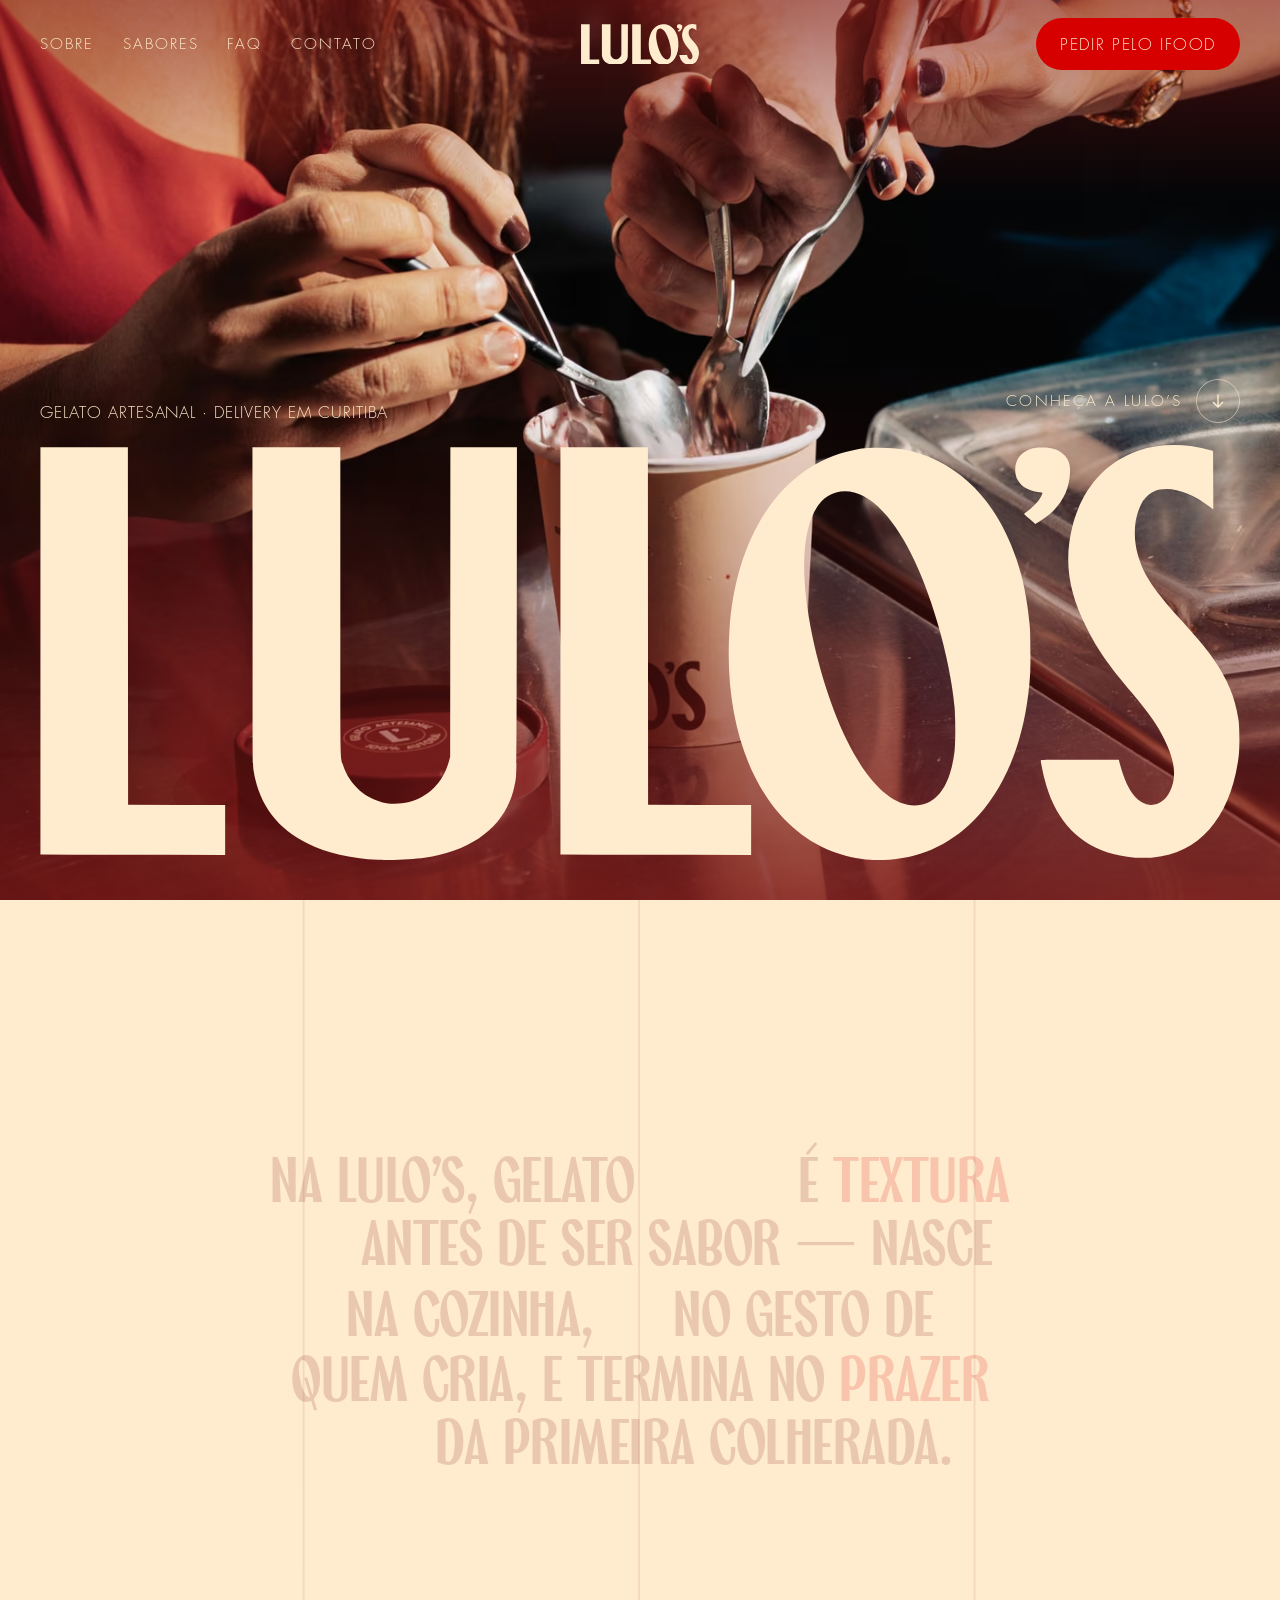
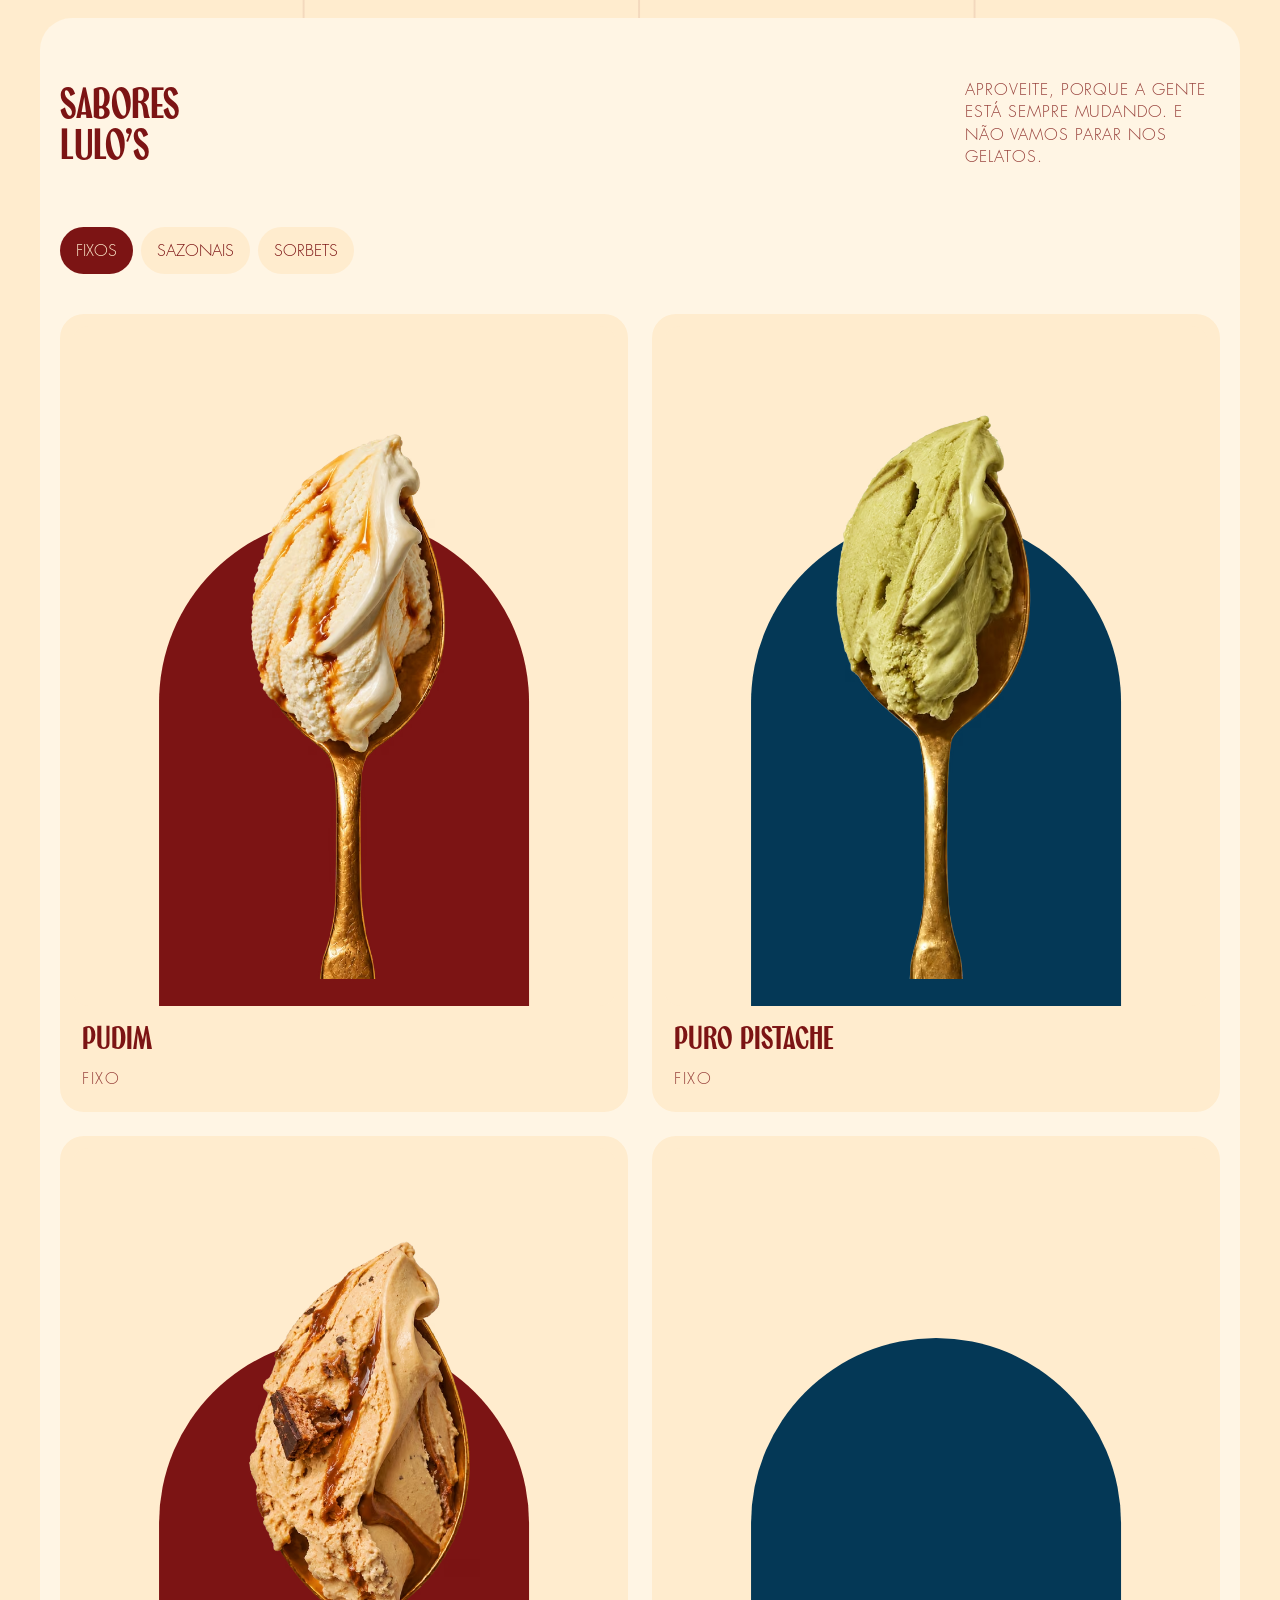
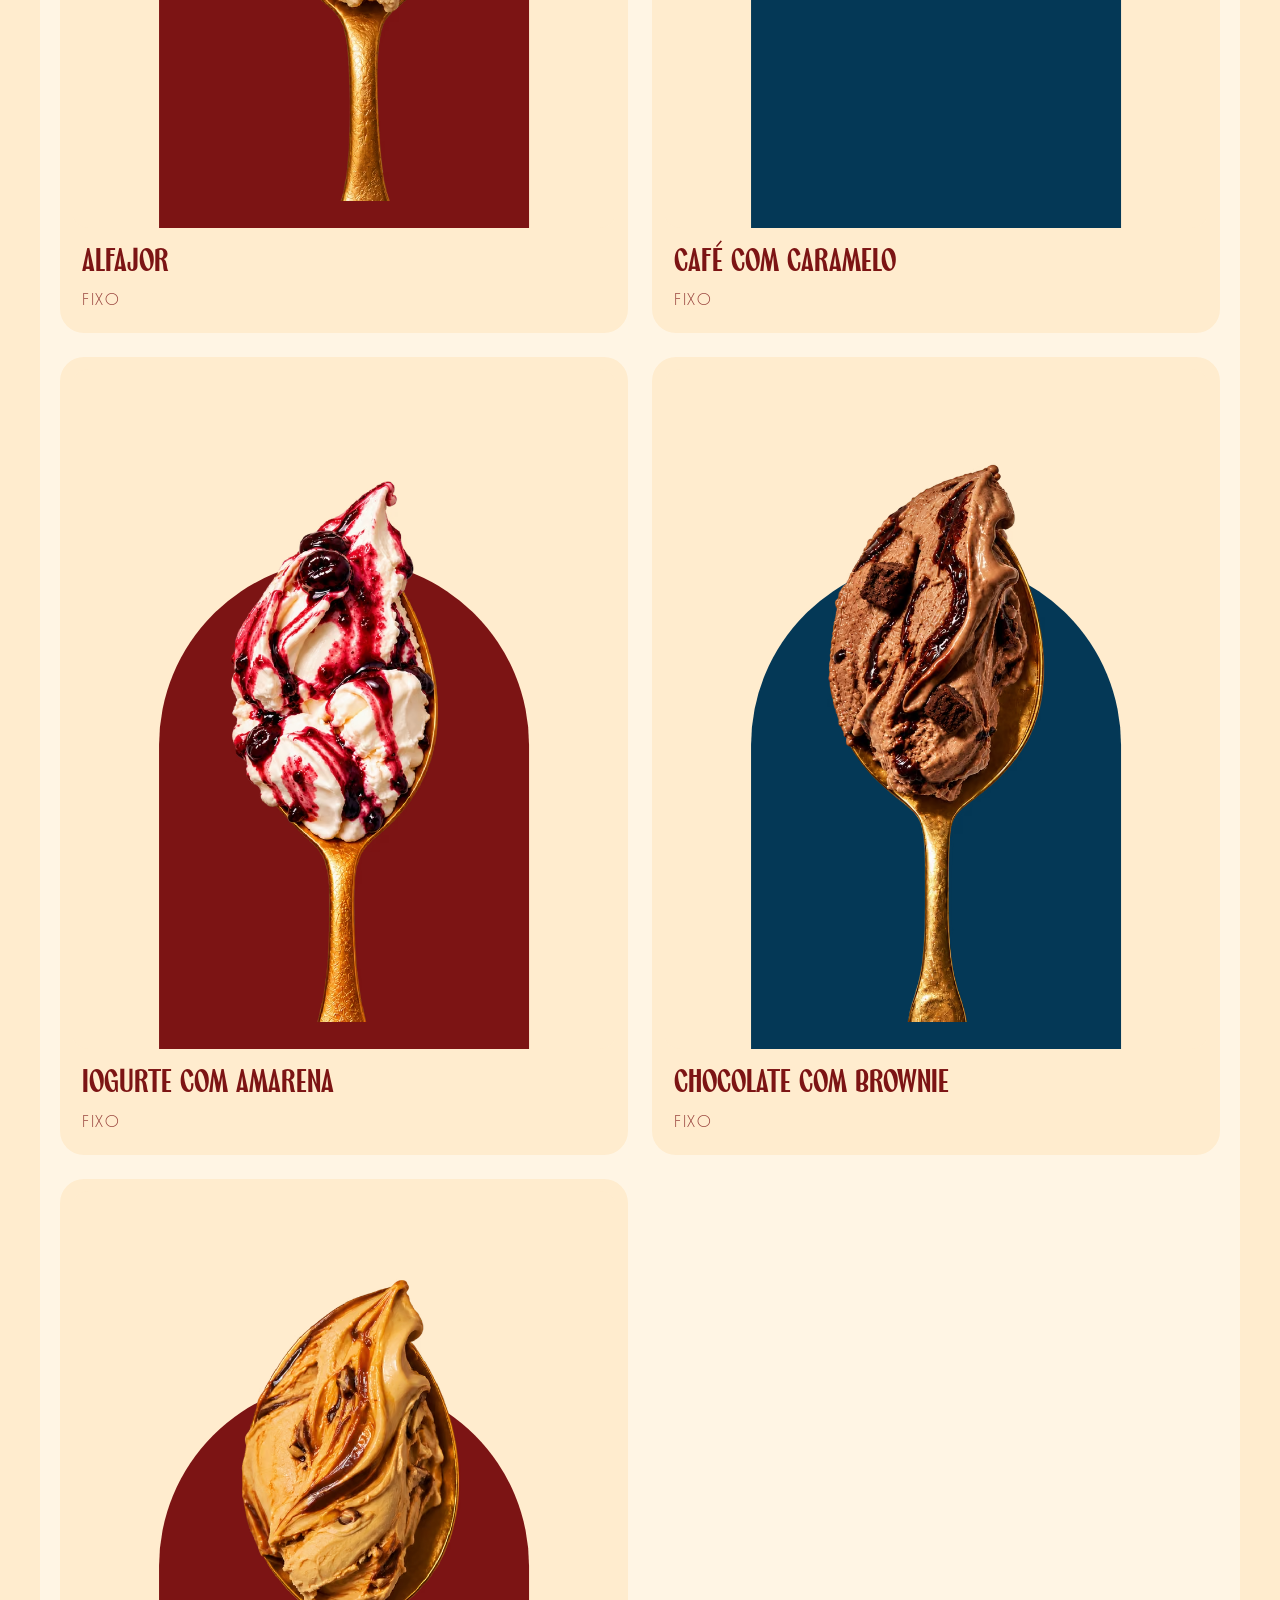
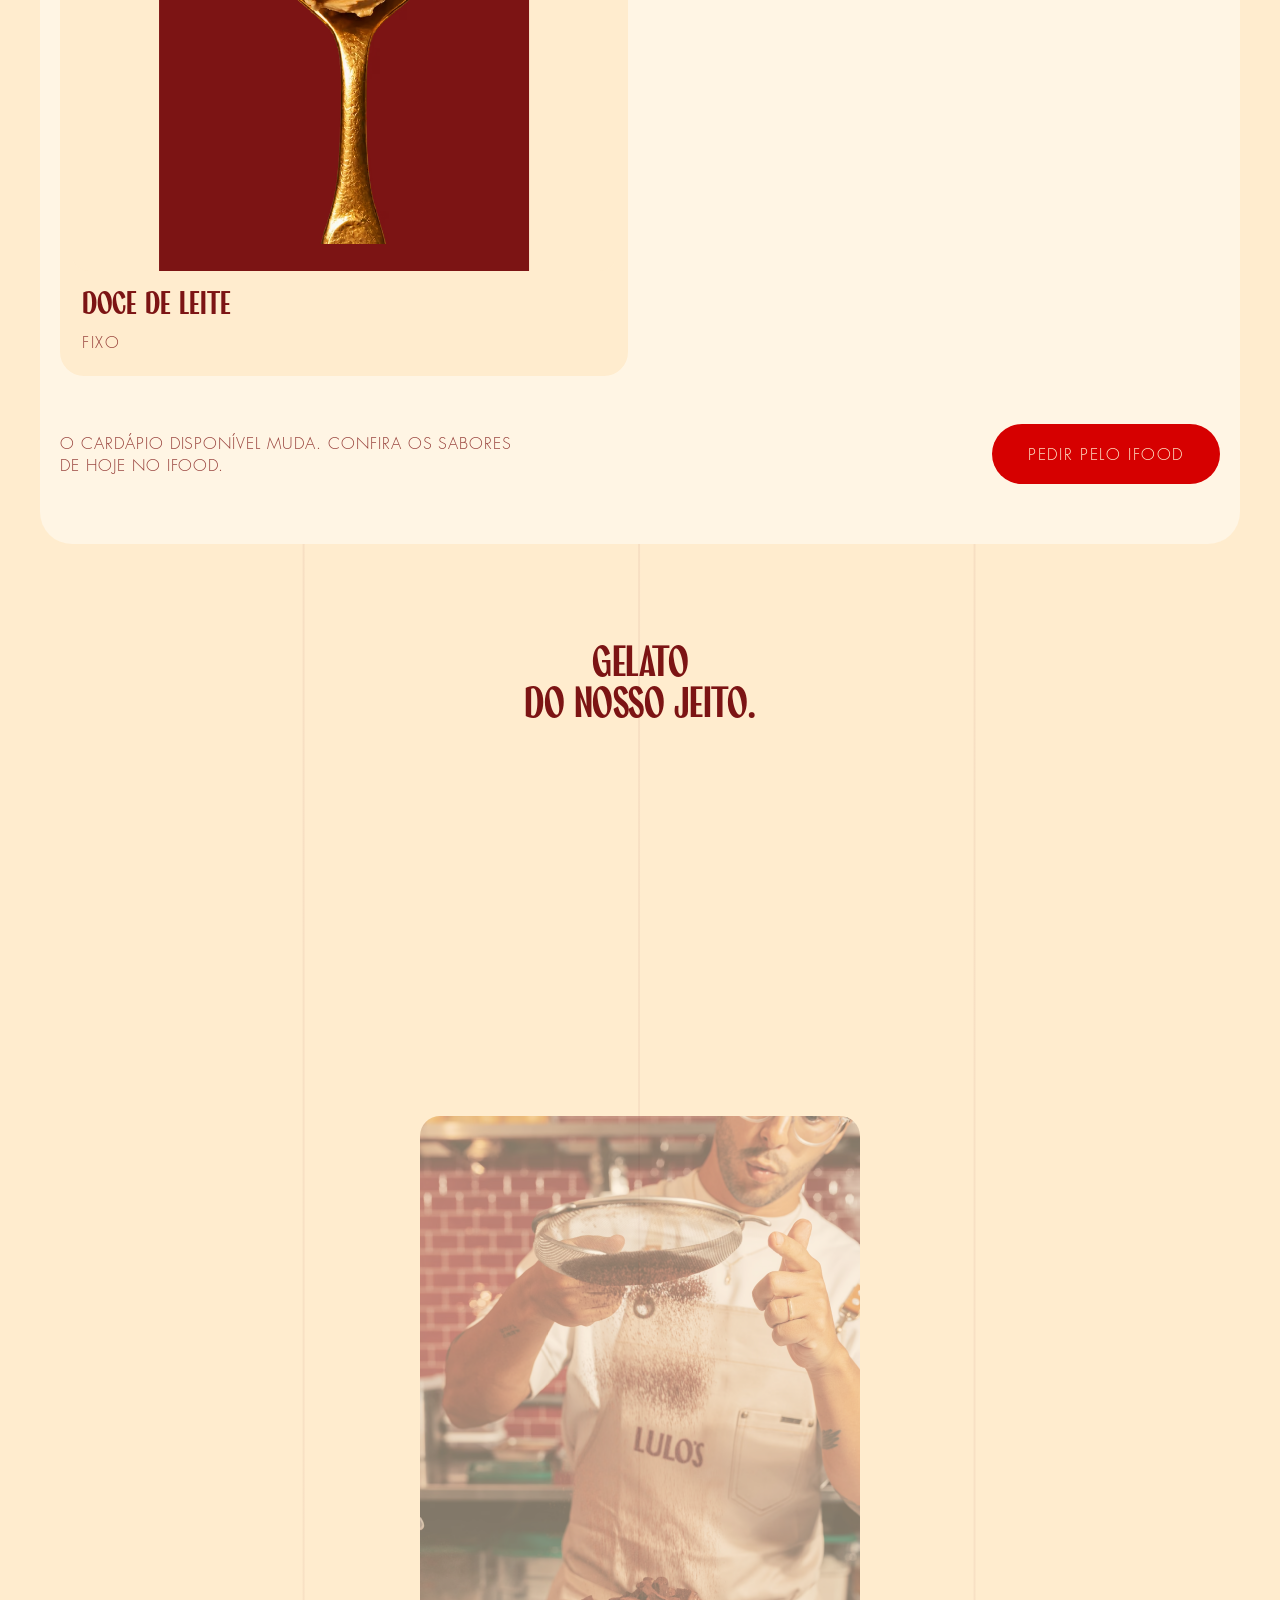
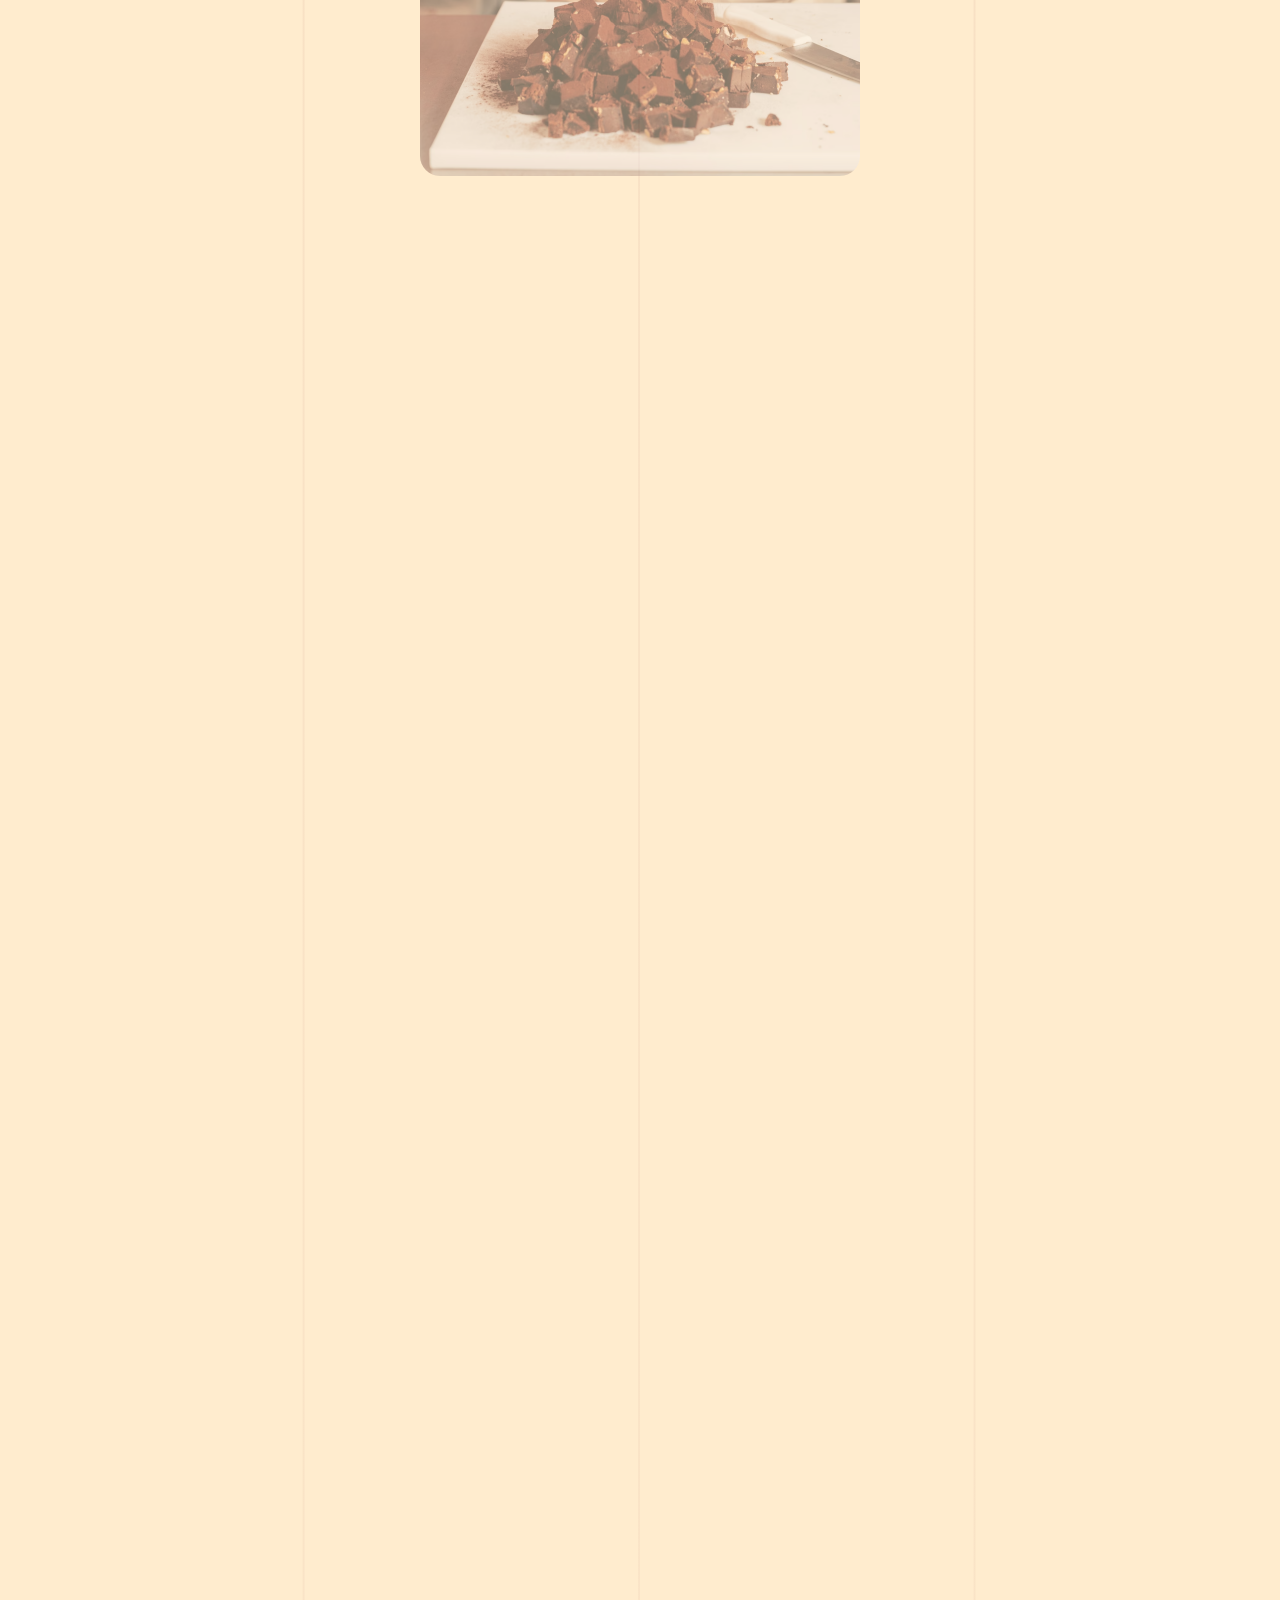
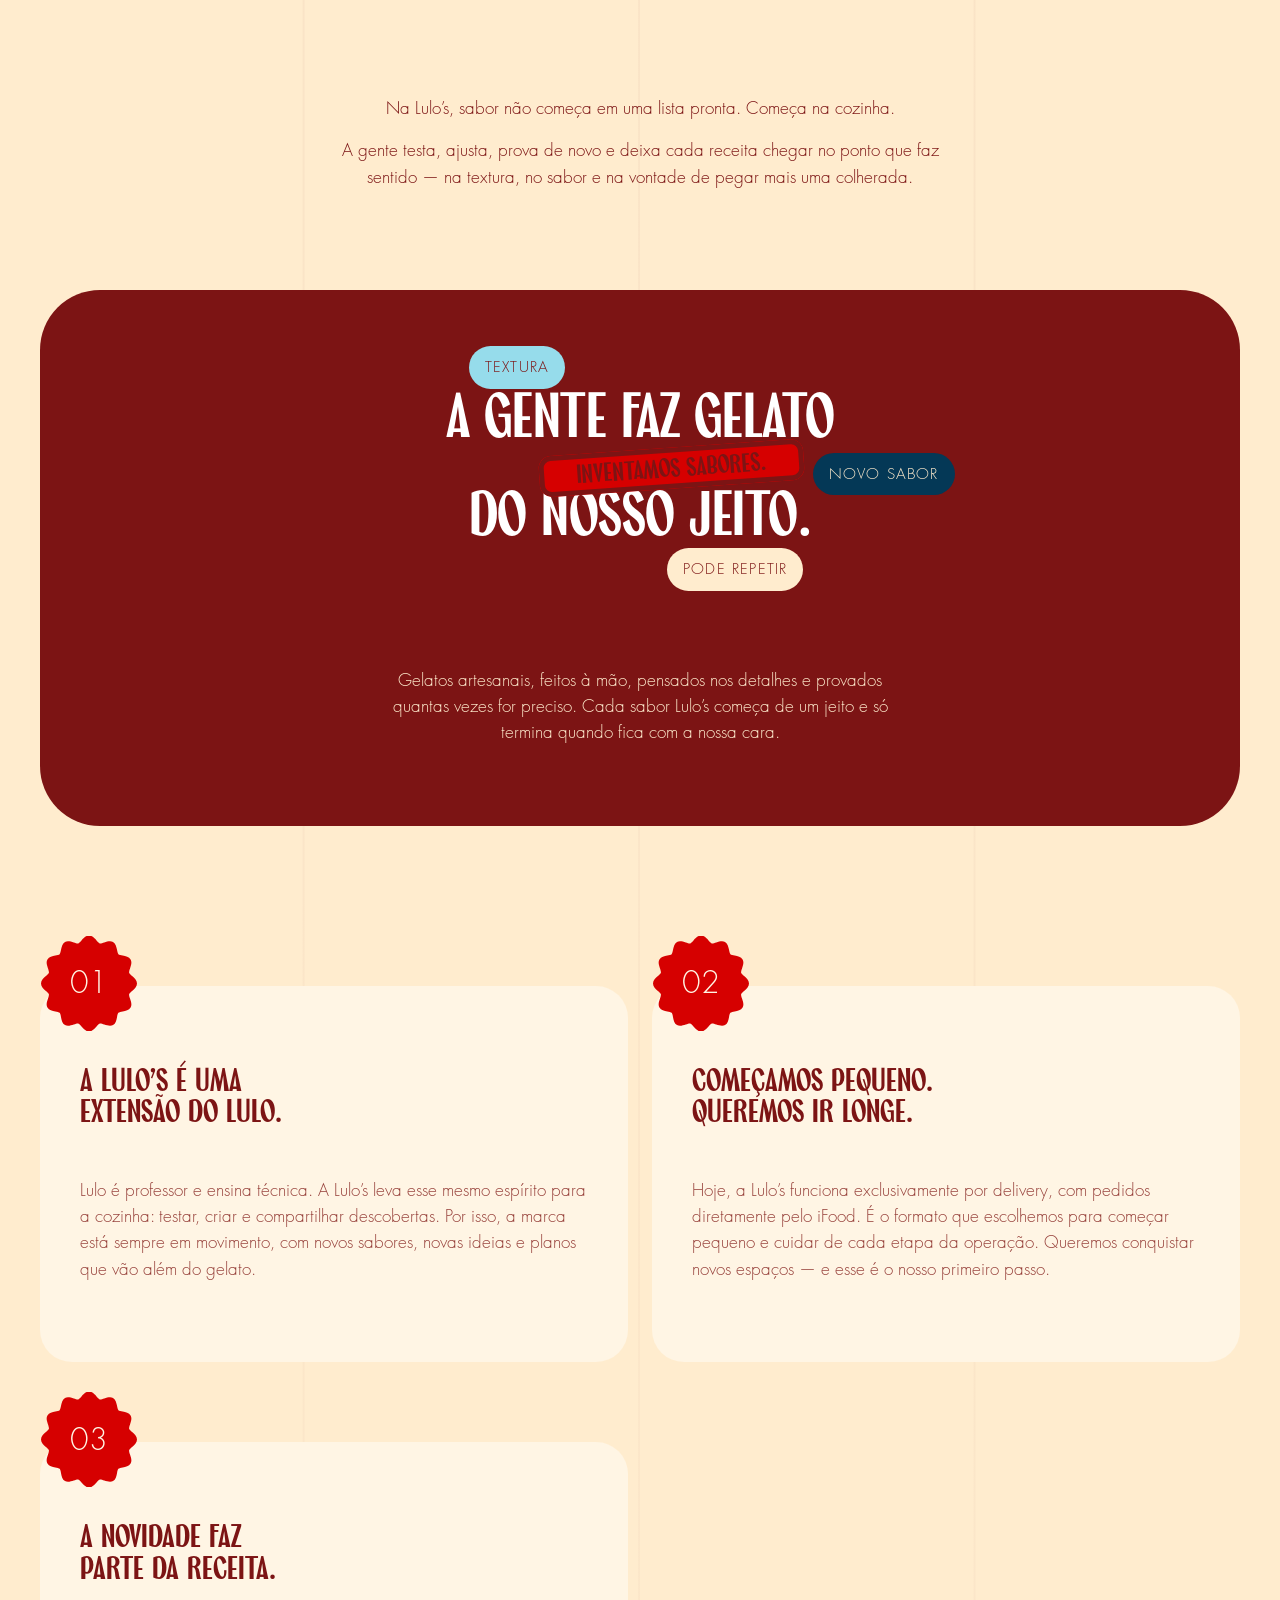
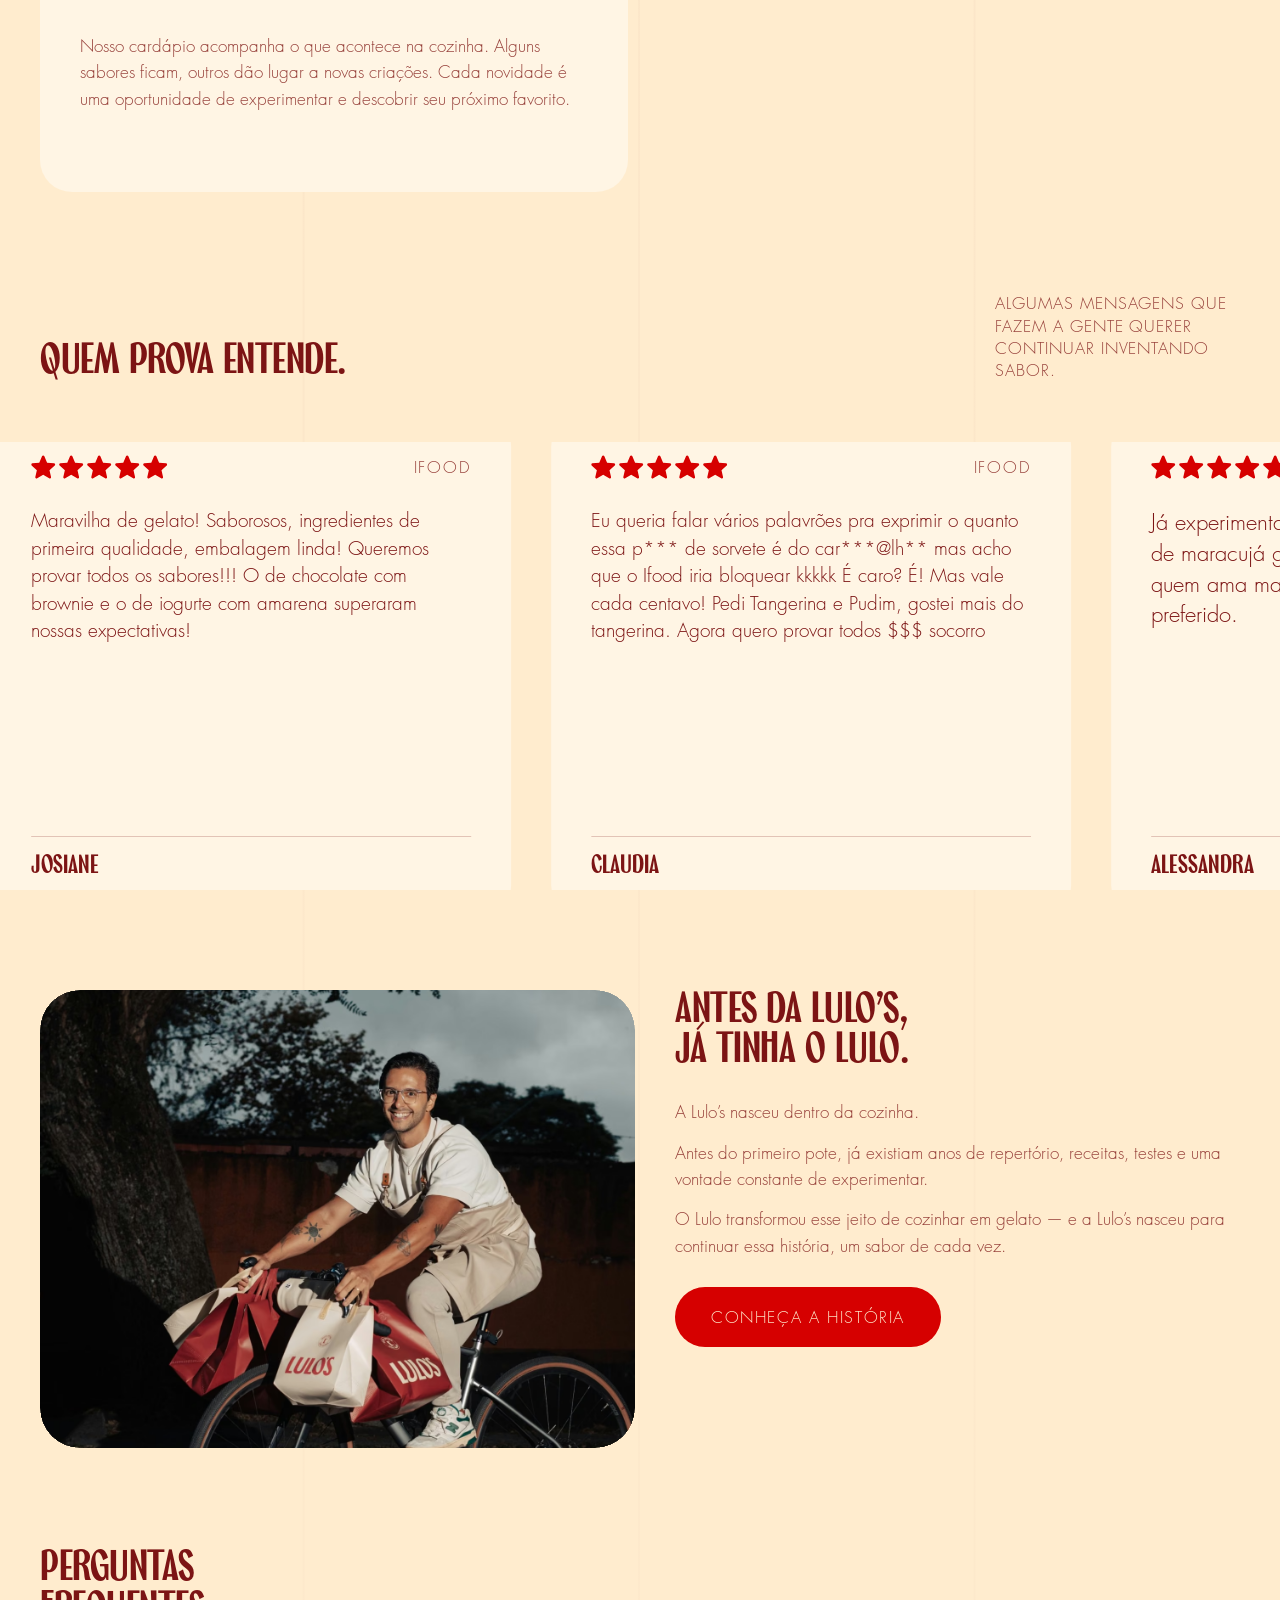
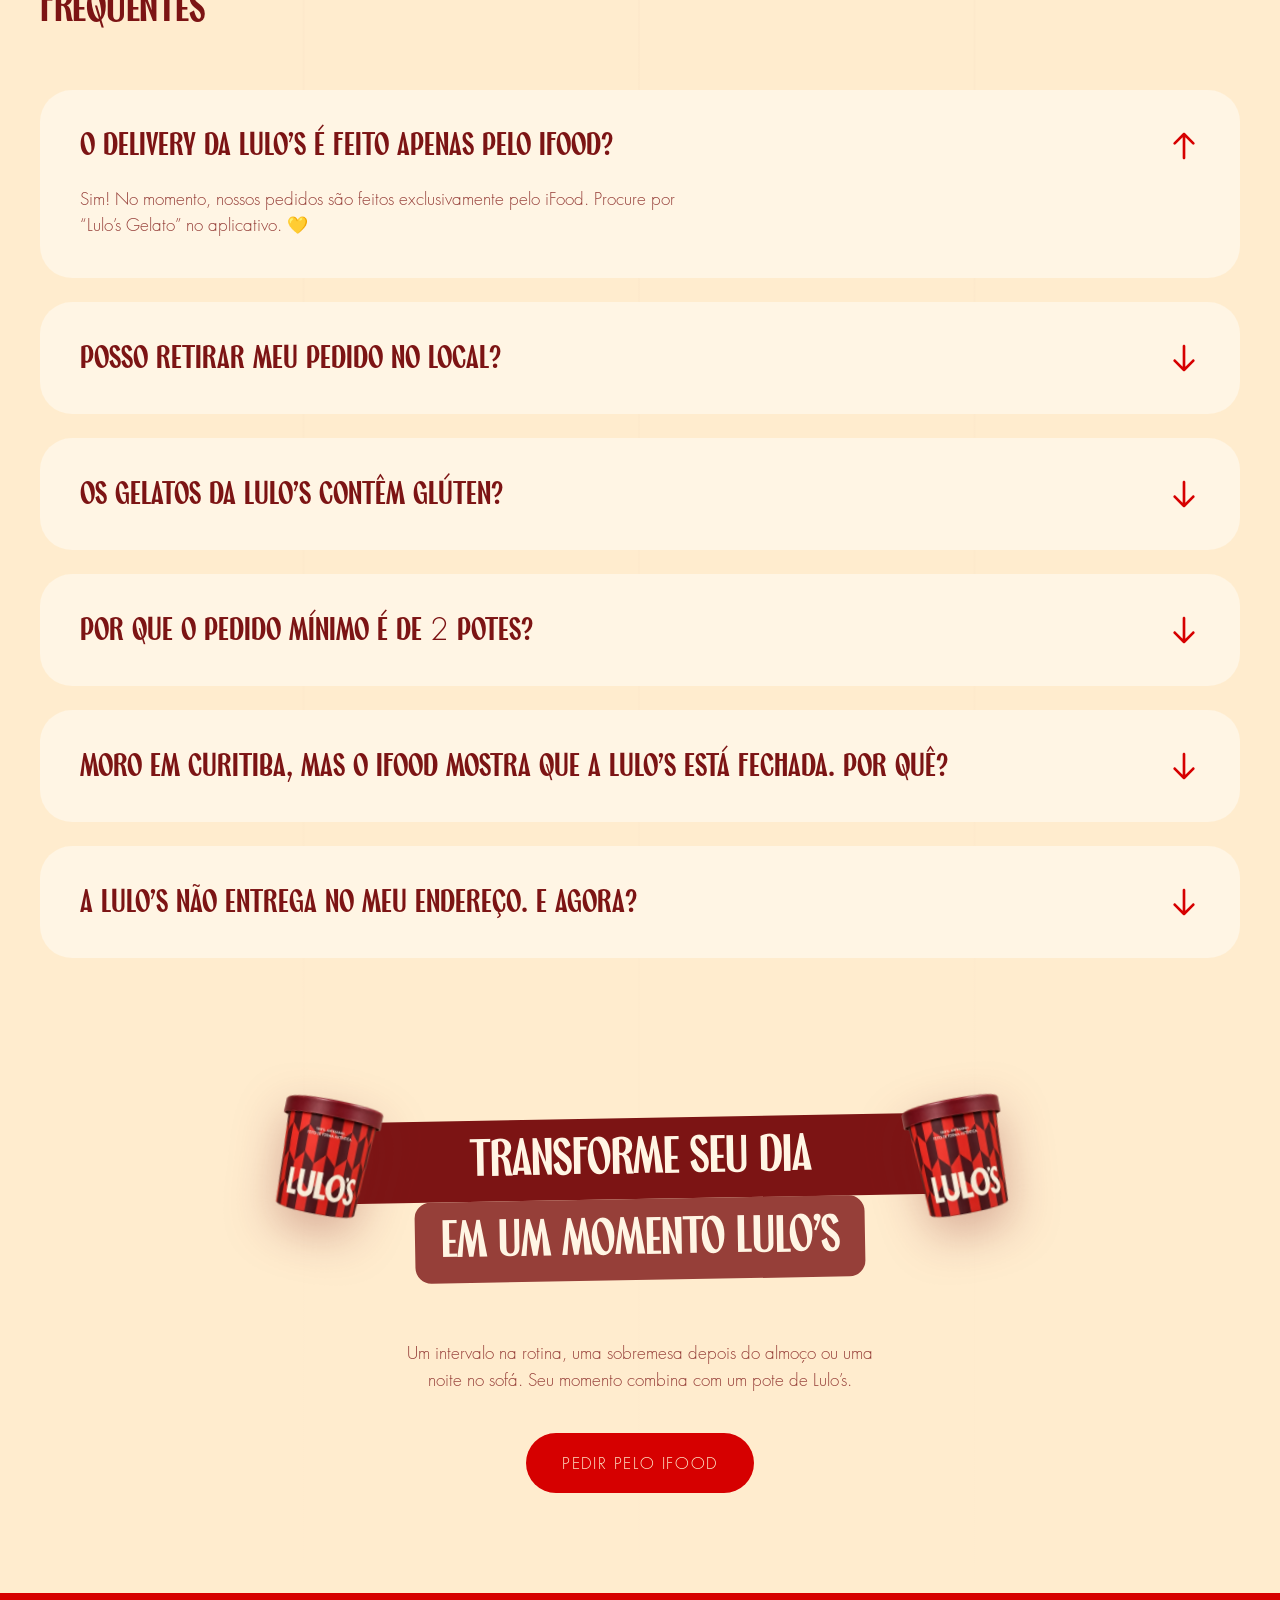
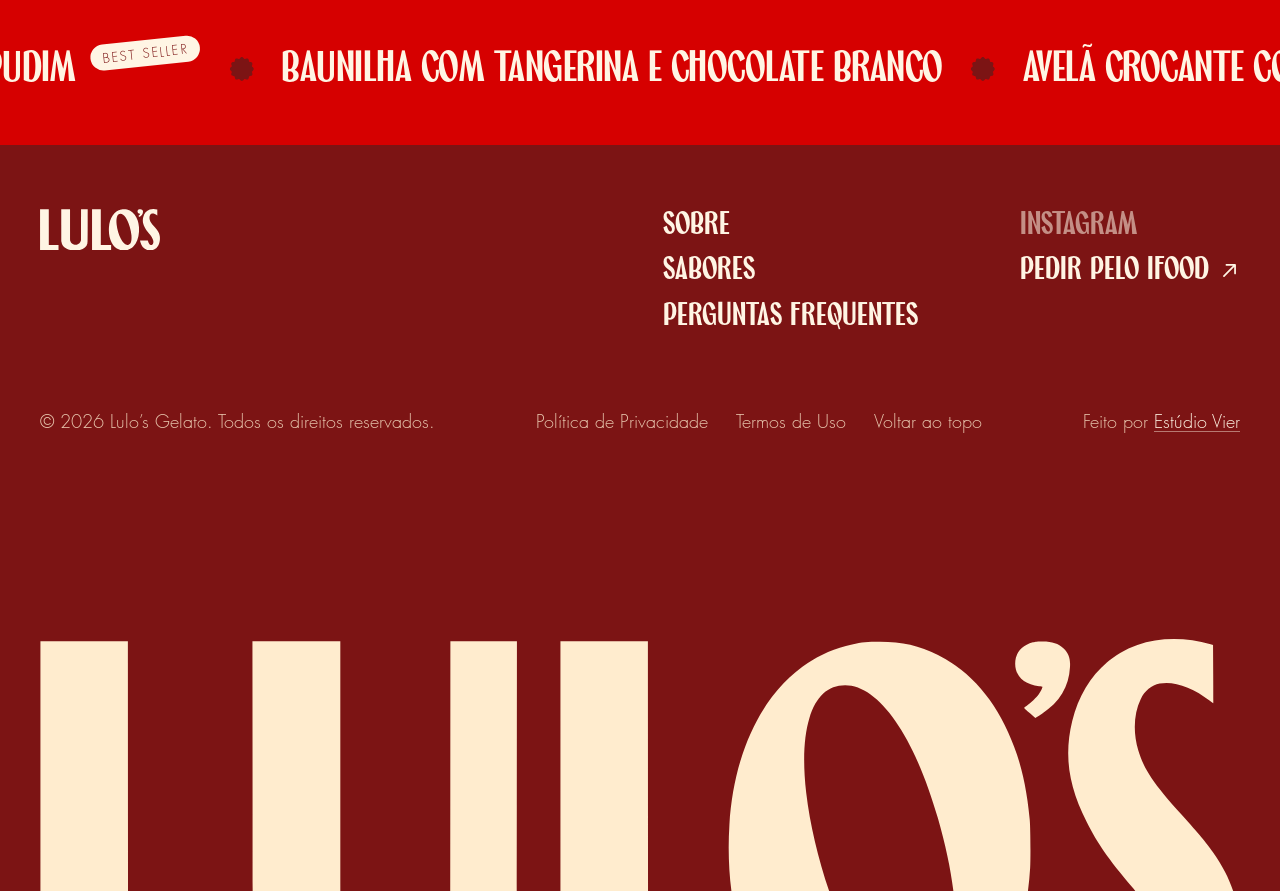
<file: index.html>
<!doctype html>
<html lang="pt-BR">
<head>
<meta charset="utf-8">
<meta name="viewport" content="width=device-width, initial-scale=1">
<title>Lulo's Gelato</title>
<meta name="description" content="Lulo's Gelato — gelato artesanal com delivery em Curitiba.">
<link rel="icon" href="assets/img/ui/favicon.svg" type="image/svg+xml">
<link rel="icon" href="assets/img/ui/favicon-32.png" sizes="32x32" type="image/png">
<link rel="apple-touch-icon" href="assets/img/ui/apple-touch-icon.png">
<meta name="theme-color" content="#7C1414">
<link rel="preload" href="assets/fonts/marcione-bold.woff2" as="font" type="font/woff2" crossorigin>
<link rel="preload" href="assets/fonts/futura-lt-pro-light.woff2" as="font" type="font/woff2" crossorigin>
<link rel="preload" as="image" type="image/avif" imagesrcset="assets/img/fotos/hero-pote-colheres-640.avif 640w, assets/img/fotos/hero-pote-colheres-1000.avif 1000w, assets/img/fotos/hero-pote-colheres-1400.avif 1400w, assets/img/fotos/hero-pote-colheres-2000.avif 2000w" imagesizes="100vw" fetchpriority="high">
<link rel="stylesheet" href="css/tokens.css?v=20261012b">
<link rel="stylesheet" href="css/base.css?v=20261012b">
<link rel="stylesheet" href="css/components.css?v=20261012b">
<link rel="stylesheet" href="css/sections.css?v=20261012b">
<script>document.documentElement.classList.add('js');</script>
</head>
<body>
<svg class="sr-only" aria-hidden="true" focusable="false" xmlns="http://www.w3.org/2000/svg">
<symbol id="i-star" viewBox="0 0 20 20"><path d="M 18.293 6.518 C 18.214 6.327 18.081 6.165 17.91 6.05 C 17.738 5.936 17.537 5.875 17.331 5.875 L 12.914 5.875 L 10.96 1.314 C 10.88 1.126 10.747 0.966 10.576 0.854 C 10.406 0.742 10.206 0.682 10.002 0.682 C 9.798 0.682 9.599 0.742 9.428 0.854 C 9.258 0.966 9.124 1.126 9.044 1.314 L 7.091 5.875 L 2.675 5.875 C 2.469 5.875 2.267 5.936 2.096 6.051 C 1.925 6.165 1.791 6.328 1.712 6.518 C 1.633 6.709 1.613 6.918 1.653 7.12 C 1.693 7.322 1.792 7.508 1.938 7.654 L 5.144 10.859 L 3.801 16.235 C 3.751 16.433 3.761 16.642 3.829 16.834 C 3.897 17.027 4.02 17.195 4.182 17.318 C 4.345 17.441 4.54 17.514 4.744 17.527 C 4.948 17.54 5.151 17.493 5.328 17.392 L 10.003 14.72 L 14.679 17.393 C 14.856 17.494 15.059 17.541 15.263 17.528 C 15.466 17.514 15.662 17.442 15.824 17.318 C 15.987 17.195 16.11 17.026 16.177 16.834 C 16.245 16.642 16.255 16.433 16.206 16.235 L 14.862 10.859 L 18.067 7.654 C 18.213 7.508 18.313 7.323 18.353 7.12 C 18.393 6.918 18.372 6.708 18.293 6.518 Z" fill="currentColor"/></symbol>
<symbol id="i-arrow-right" viewBox="0 0 16 16"><path d="M 12.388 7.333 L 8.859 3.805 C 8.599 3.545 8.599 3.122 8.859 2.862 C 9.119 2.602 9.542 2.602 9.802 2.862 L 14.469 7.529 C 14.729 7.789 14.729 8.211 14.469 8.471 L 9.802 13.138 C 9.542 13.398 9.119 13.398 8.859 13.138 C 8.599 12.878 8.599 12.455 8.859 12.195 L 12.388 8.667 L 1.997 8.667 C 1.629 8.667 1.331 8.368 1.331 8 C 1.331 7.632 1.629 7.333 1.997 7.333 Z" fill="currentColor"/></symbol>
<symbol id="i-badge" viewBox="0 0 96 95"><path d="M 96 47.5 C 96 50.717 93.401 52.995 91.1 54.998 C 89.875 56.086 88.353 57.402 88.135 58.238 C 87.884 59.153 88.547 61.146 89.097 62.737 C 90.07 65.587 91.158 68.793 89.601 71.506 C 88.009 74.242 84.632 74.894 81.667 75.489 C 80.053 75.81 78.016 76.211 77.374 76.852 C 76.734 77.493 76.333 79.508 76.012 81.145 C 75.429 84.121 74.764 87.486 72.028 89.078 C 69.659 90.44 66.282 89.593 63.271 88.586 C 61.531 87.99 59.596 87.384 58.761 87.612 C 57.937 87.818 56.609 89.352 55.532 90.589 C 53.518 92.878 51.24 95.488 48.011 95.488 C 44.795 95.488 42.494 92.878 40.49 90.577 C 39.426 89.33 38.098 87.818 37.273 87.589 C 36.415 87.384 34.537 87.979 32.809 88.551 C 29.672 89.627 26.364 90.44 24.006 89.078 C 21.258 87.475 20.594 84.109 20.022 81.145 C 19.69 79.508 19.301 77.493 18.66 76.852 C 18.019 76.211 15.981 75.81 14.344 75.489 C 11.379 74.894 8.013 74.242 6.434 71.506 C 4.865 68.793 5.953 65.576 6.937 62.737 C 7.464 61.123 8.139 59.153 7.899 58.238 C 7.67 57.413 6.159 56.074 4.911 54.998 C 2.61 52.995 0 50.717 0 47.5 C 0 44.26 2.61 41.982 4.911 39.967 C 6.159 38.891 7.67 37.563 7.899 36.739 C 8.139 35.823 7.464 33.854 6.937 32.263 C 5.953 29.401 4.865 26.184 6.434 23.471 C 8.013 20.735 11.379 20.071 14.367 19.488 C 15.981 19.167 18.019 18.766 18.66 18.125 C 19.301 17.484 19.69 15.458 20.022 13.832 C 20.594 10.867 21.258 7.502 24.006 5.899 C 26.364 4.537 29.741 5.373 32.763 6.426 C 34.412 6.975 36.449 7.594 37.273 7.387 C 38.098 7.17 39.426 5.624 40.49 4.4 C 42.494 2.099 44.795 -0.5 48.011 -0.5 C 51.24 -0.5 53.518 2.11 55.532 4.4 C 56.609 5.624 57.937 7.158 58.761 7.387 C 59.573 7.582 61.6 6.975 63.271 6.426 C 66.328 5.373 69.659 4.537 72.028 5.899 C 74.764 7.502 75.429 10.867 76.012 13.832 C 76.333 15.458 76.734 17.484 77.374 18.125 C 78.016 18.766 80.053 19.167 81.667 19.488 C 84.632 20.071 88.009 20.735 89.589 23.471 C 91.158 26.196 90.059 29.401 89.097 32.252 C 88.547 33.831 87.884 35.823 88.135 36.739 C 88.353 37.563 89.875 38.891 91.1 39.967 C 93.424 41.982 96.023 44.26 96 47.5 Z" fill="currentColor"/></symbol>
<symbol id="i-stars" viewBox="0 0 136 24"><g><path d="M 0 24 L 0 0 L 24 0 L 24 24 Z" fill="transparent"/><path d="M 23.937 9.206 C 23.78 8.72 23.349 8.375 22.839 8.329 L 15.912 7.7 L 13.173 1.289 C 12.971 0.819 12.511 0.515 12 0.515 C 11.489 0.515 11.029 0.819 10.827 1.29 L 8.088 7.7 L 1.16 8.329 C 0.651 8.376 0.221 8.72 0.063 9.206 C -0.095 9.692 0.051 10.226 0.436 10.562 L 5.672 15.153 L 4.128 21.955 C 4.015 22.455 4.209 22.972 4.624 23.272 C 4.847 23.433 5.108 23.515 5.371 23.515 C 5.598 23.515 5.823 23.454 6.025 23.333 L 12 19.762 L 17.973 23.333 C 18.41 23.596 18.961 23.572 19.375 23.272 C 19.79 22.971 19.984 22.454 19.871 21.955 L 18.327 15.153 L 23.563 10.562 C 23.948 10.226 24.096 9.693 23.937 9.206 Z" fill="currentColor"/></g><g transform="translate(28 0.515)"><path d="M 0 51.485 L 0 27.485 L 24 27.485 L 24 51.485 Z" fill="transparent"/><path d="M 23.937 8.691 C 23.78 8.205 23.349 7.86 22.839 7.814 L 15.912 7.185 L 13.173 0.774 C 12.971 0.304 12.511 0 12 0 C 11.489 0 11.029 0.304 10.827 0.775 L 8.088 7.185 L 1.16 7.814 C 0.651 7.861 0.221 8.205 0.063 8.691 C -0.095 9.177 0.051 9.71 0.436 10.046 L 5.672 14.638 L 4.128 21.44 C 4.015 21.94 4.209 22.457 4.624 22.757 C 4.847 22.918 5.108 23 5.371 23 C 5.598 23 5.823 22.939 6.025 22.818 L 12 19.247 L 17.973 22.818 C 18.41 23.081 18.961 23.057 19.375 22.757 C 19.79 22.456 19.984 21.939 19.871 21.44 L 18.327 14.638 L 23.563 10.047 C 23.948 9.71 24.096 9.178 23.937 8.691 Z" fill="currentColor"/></g><g transform="translate(56 0.515)"><path d="M 0 79.485 L 0 55.485 L 24 55.485 L 24 79.485 Z" fill="transparent"/><path d="M 23.937 8.691 C 23.78 8.205 23.349 7.86 22.839 7.814 L 15.912 7.185 L 13.173 0.774 C 12.971 0.304 12.511 0 12 0 C 11.489 0 11.029 0.304 10.827 0.775 L 8.088 7.185 L 1.16 7.814 C 0.651 7.861 0.221 8.205 0.063 8.691 C -0.095 9.177 0.051 9.71 0.436 10.046 L 5.672 14.638 L 4.128 21.44 C 4.015 21.94 4.209 22.457 4.624 22.757 C 4.847 22.918 5.108 23 5.371 23 C 5.598 23 5.823 22.939 6.025 22.818 L 12 19.247 L 17.973 22.818 C 18.41 23.081 18.961 23.057 19.375 22.757 C 19.79 22.456 19.984 21.939 19.871 21.44 L 18.327 14.638 L 23.563 10.047 C 23.948 9.71 24.096 9.178 23.937 8.691 Z" fill="currentColor"/></g><g transform="translate(84 0.515)"><path d="M 0 107.485 L 0 83.485 L 24 83.485 L 24 107.485 Z" fill="transparent"/><path d="M 23.937 8.691 C 23.78 8.205 23.349 7.86 22.839 7.814 L 15.912 7.185 L 13.173 0.774 C 12.971 0.304 12.511 0 12 0 C 11.489 0 11.029 0.304 10.827 0.775 L 8.088 7.185 L 1.16 7.814 C 0.651 7.861 0.221 8.205 0.063 8.691 C -0.095 9.177 0.051 9.71 0.436 10.046 L 5.672 14.638 L 4.128 21.44 C 4.015 21.94 4.209 22.457 4.624 22.757 C 4.847 22.918 5.108 23 5.371 23 C 5.598 23 5.823 22.939 6.025 22.818 L 12 19.247 L 17.973 22.818 C 18.41 23.081 18.961 23.057 19.375 22.757 C 19.79 22.456 19.984 21.939 19.871 21.44 L 18.327 14.638 L 23.563 10.047 C 23.948 9.71 24.095 9.178 23.937 8.691 Z" fill="currentColor"/></g><g transform="translate(112 0.515)"><path d="M 0 135.485 L 0 111.485 L 24 111.485 L 24 135.485 Z" fill="transparent"/><path d="M 23.937 8.691 C 23.78 8.205 23.349 7.86 22.839 7.814 L 15.912 7.185 L 13.173 0.774 C 12.971 0.304 12.511 0 12 0 C 11.489 0 11.029 0.304 10.827 0.775 L 8.088 7.185 L 1.16 7.814 C 0.651 7.861 0.221 8.205 0.063 8.691 C -0.095 9.177 0.051 9.71 0.436 10.046 L 5.672 14.638 L 4.128 21.44 C 4.015 21.94 4.209 22.457 4.624 22.757 C 4.847 22.918 5.108 23 5.371 23 C 5.598 23 5.823 22.939 6.025 22.818 L 12 19.247 L 17.973 22.818 C 18.41 23.081 18.961 23.057 19.375 22.757 C 19.79 22.456 19.984 21.939 19.871 21.44 L 18.327 14.638 L 23.563 10.047 C 23.948 9.71 24.095 9.178 23.937 8.691 Z" fill="currentColor"/></g></symbol>
<symbol id="i-arrow-up" viewBox="0 0 32 32"><path d="M 14.669 7.218 L 7.611 14.276 C 7.091 14.796 6.246 14.796 5.726 14.276 C 5.206 13.756 5.206 12.91 5.726 12.39 L 15.059 3.057 C 15.579 2.536 16.425 2.536 16.945 3.057 L 26.278 12.39 C 26.798 12.91 26.798 13.756 26.278 14.276 C 25.758 14.796 24.913 14.796 24.393 14.276 L 17.335 7.218 L 17.335 28 C 17.335 28.736 16.738 29.333 16.002 29.333 C 15.266 29.333 14.669 28.736 14.669 28 Z" fill="currentColor"/></symbol>
<symbol id="i-lulos" viewBox="4 4 2813 973"><path fill="currentColor" fill-rule="evenodd" d="M796.5,976.4C731.1,973.0 677.1,960.4 631.5,938.0C558.3,902.1 516.5,845.3 504.3,765.0C502.7,754.2 502.6,729.8 502.3,381.2L502.0,9.0L605.0,9.0L708.0,9.0L708.0,367.3C708.0,764.5 707.5,733.3 714.5,754.7C730.0,801.6 768.7,835.3 816.4,843.6C829.9,846.0 854.2,845.1 867.0,841.7C915.4,829.0 949.5,794.5 962.8,744.6L965.5,734.5L965.8,371.8L966.0,9.0L1044.0,9.0L1122.0,9.0L1121.7,391.2C1121.4,808.8 1121.8,777.5 1116.0,804.5C1096.3,895.0 1021.4,954.3 905.3,971.5C878.4,975.5 824.8,977.9 796.5,976.4ZM1950.0,976.3C1922.0,974.6 1886.2,966.6 1860.0,956.3C1697.7,892.4 1604.5,691.6 1620.1,439.5C1634.0,214.1 1745.2,50.7 1907.6,16.7C1930.8,11.8 1943.5,10.6 1972.5,10.6C2025.1,10.6 2065.1,19.7 2109.0,41.6C2194.0,84.2 2257.2,163.8 2294.1,275.0C2309.2,320.8 2318.2,366.2 2324.1,427.5C2325.8,445.1 2326.4,518.2 2325.1,540.3C2316.2,687.0 2269.5,807.5 2191.5,885.5C2126.2,950.8 2043.2,982.0 1950.0,976.3ZM2571.0,971.3C2546.0,968.9 2524.1,964.7 2505.2,958.5C2430.4,933.9 2381.0,875.9 2358.5,786.0C2354.9,771.7 2350.0,747.4 2350.0,744.0C2350.0,742.0 2350.8,742.0 2441.5,742.0L2532.9,742.0L2534.0,746.2C2549.9,808.9 2572.7,842.1 2603.5,847.2C2623.0,850.4 2641.8,838.7 2652.6,816.5C2669.1,782.5 2665.1,745.2 2639.5,693.5C2623.3,660.8 2604.3,633.7 2564.5,586.2C2506.9,517.5 2483.5,484.0 2458.0,433.5C2414.6,347.7 2404.3,276.7 2423.6,197.0C2445.0,109.0 2499.4,45.3 2576.5,18.0C2627.1,0.1 2690.1,-0.5 2748.1,16.4L2753.8,18.1L2754.2,86.3C2754.4,123.8 2754.5,154.6 2754.4,154.8C2754.3,155.0 2750.6,152.3 2746.3,148.9C2706.8,117.4 2660.6,101.5 2628.7,108.6C2609.3,112.9 2593.8,125.6 2584.2,145.0C2568.1,177.9 2565.9,222.9 2578.5,264.5C2592.2,309.9 2613.7,341.8 2680.9,416.3C2721.6,461.6 2738.1,481.3 2753.2,503.1C2787.9,553.0 2805.0,593.8 2813.3,647.0C2816.2,665.8 2816.4,714.4 2813.7,735.5C2795.3,875.9 2723.3,960.6 2613.5,971.0C2603.3,971.9 2579.2,972.1 2571.0,971.3ZM85.7,964.3L5.0,964.0L5.0,486.5L5.0,9.0L107.5,9.0L210.0,9.0L210.2,428.2L210.5,847.5L324.2,847.8L438.0,848.0L438.0,906.5L438.0,965.0L302.2,964.8C227.6,964.6 130.2,964.4 85.7,964.3ZM1311.8,964.3L1224.0,964.0L1224.0,486.5L1224.0,9.0L1326.5,9.0L1429.0,9.0L1429.2,428.2L1429.5,847.5L1550.2,847.8L1671.0,848.0L1671.0,906.5L1671.0,965.0L1535.2,964.8C1460.6,964.6 1360.0,964.4 1311.8,964.3ZM2069.7,847.4C2084.9,844.3 2095.5,838.5 2107.1,827.0C2128.2,806.1 2141.2,772.8 2147.7,723.5C2150.2,703.8 2150.3,642.4 2147.7,617.0C2141.7,557.6 2128.9,493.9 2108.9,424.3C2053.9,232.0 1970.7,112.8 1891.5,112.7C1851.6,112.6 1822.9,138.9 1807.5,189.6C1794.4,232.7 1791.8,293.5 1800.1,364.5C1812.7,473.5 1851.0,606.6 1896.0,697.5C1949.0,804.7 2012.3,859.3 2069.7,847.4ZM2325.4,178.9C2307.6,163.8 2308.6,166.1 2317.2,160.4C2326.3,154.3 2339.8,141.5 2345.7,133.2C2349.6,127.8 2354.0,118.7 2354.0,116.1C2354.0,115.6 2350.4,114.9 2346.0,114.6C2311.7,111.6 2290.0,91.2 2290.0,62.0C2290.0,37.3 2304.8,19.5 2331.5,11.8C2338.3,9.9 2341.8,9.6 2354.5,9.6C2377.6,9.8 2390.7,14.2 2403.6,26.2C2415.3,37.2 2419.7,50.0 2418.5,69.9C2415.9,116.2 2394.9,151.3 2352.9,179.5C2348.3,182.6 2342.9,186.0 2340.9,187.1L2337.2,188.9L2325.4,178.9Z"/></symbol>
<symbol id="i-flower" viewBox="0 0 24 24"><path d="M24 12.0014C24 12.8057 23.3503 13.3753 22.7751 13.8762C22.4688 14.1481 22.0882 14.4773 22.0338 14.6862C21.9709 14.9151 22.1369 15.4132 22.2742 15.8111C22.5175 16.5238 22.7894 17.3252 22.4002 18.0035C22.0024 18.6876 21.1581 18.8507 20.4168 18.9996C20.0133 19.0797 19.5039 19.1799 19.3436 19.3402C19.1834 19.5005 19.0832 20.0043 19.0031 20.4136C18.8571 21.1577 18.6911 21.9992 18.0071 22.3971C17.4147 22.7377 16.5704 22.5259 15.8178 22.2741C15.3828 22.1252 14.8991 21.9735 14.6902 22.0307C14.4841 22.0822 14.1521 22.4658 13.8831 22.7749C13.3794 23.3474 12.8099 24 12.0028 24C11.1987 24 10.6234 23.3474 10.1226 22.7721C9.85641 22.4601 9.52442 22.0822 9.31837 22.025C9.10373 21.9735 8.63437 22.1223 8.20222 22.2655C7.41806 22.5345 6.59097 22.7377 6.00141 22.3971C5.31457 21.9964 5.14857 21.1549 5.00548 20.4136C4.92249 20.0043 4.82517 19.5005 4.66491 19.3402C4.50464 19.1799 3.99523 19.0797 3.58596 18.9996C2.84474 18.8507 2.00334 18.6876 1.60839 18.0035C1.21631 17.3252 1.4882 16.5209 1.73432 15.8111C1.86597 15.4075 2.03481 14.9151 1.97471 14.6862C1.91748 14.4801 1.53971 14.1452 1.22775 13.8762C0.652506 13.3753 0 12.8057 0 12.0014C0 11.1914 0.652506 10.6218 1.22775 10.118C1.53971 9.84898 1.91748 9.51698 1.97471 9.31091C2.03481 9.08192 1.86597 8.58962 1.73432 8.19176C1.4882 7.4762 1.21631 6.67192 1.60839 5.99354C2.00334 5.30949 2.84474 5.14346 3.59169 4.99748C3.99523 4.91733 4.50464 4.81716 4.66491 4.65689C4.82517 4.49658 4.92249 3.98996 5.00548 3.58354C5.14857 2.8422 5.31457 2.00071 6.00141 1.59999C6.59097 1.25936 7.43523 1.46834 8.19078 1.73168C8.6029 1.86906 9.11231 2.02363 9.31837 1.9721C9.52442 1.91769 9.85641 1.5313 10.1226 1.22505C10.6234 0.649737 11.1987 0 12.0028 0C12.8099 0 13.3794 0.652602 13.8831 1.22505C14.1521 1.5313 14.4841 1.91483 14.6902 1.9721C14.8934 2.02077 15.3999 1.86906 15.8178 1.73168C16.5819 1.46834 17.4147 1.25936 18.0071 1.59999C18.6911 2.00071 18.8571 2.8422 19.0031 3.58354C19.0832 3.98996 19.1834 4.49658 19.3436 4.65689C19.5039 4.81716 20.0133 4.91733 20.4168 4.99748C21.1581 5.14346 22.0024 5.30949 22.3973 5.99354C22.7894 6.67479 22.5146 7.4762 22.2742 8.1889C22.1369 8.58389 21.9709 9.08192 22.0338 9.31091C22.0882 9.51698 22.4688 9.84898 22.7751 10.118C23.356 10.6218 24.0057 11.1914 24 12.0014Z" fill="currentColor"/></symbol>
<symbol id="i-cross" viewBox="0 0 20 20"><path d="M4.164 4.167 15.83 15.833M4.17 15.833 15.836 4.167" fill="none" stroke="currentColor" stroke-width="2" stroke-linecap="round" stroke-linejoin="round"/></symbol>
<symbol id="i-menu" viewBox="0 0 24 24"><path d="M3 6h18M3 12h18M3 18h18" fill="none" stroke="currentColor" stroke-width="2" stroke-linecap="round"/></symbol>
<symbol id="i-close" viewBox="0 0 24 24"><path d="M18 6 6 18M6 6l12 12" fill="none" stroke="currentColor" stroke-width="2" stroke-linecap="round"/></symbol>
</svg>

<header class="nav" data-nav>
  <nav class="nav__inner" aria-label="Principal">
    <div class="nav__links t-nav">
      <a href="#sobre">Sobre</a>
      <a href="#sabores">Sabores</a>
      <a href="#faq">FAQ</a>
      <a href="contato/">Contato</a>
    </div>
    <div class="nav__brand">
      <a class="nav__logo" href="#top" aria-label="Lulo's Gelato — início"><svg aria-hidden="true"><use href="#i-lulos"/></svg></a>
      <button class="nav__toggle" type="button" aria-label="Abrir menu" aria-expanded="false" data-nav-toggle>
        <svg class="i-menu"><use href="#i-menu"/></svg>
        <svg class="i-close"><use href="#i-close"/></svg>
      </button>
    </div>
    <div class="nav__cta">
      <a class="btn-primary" href="https://www.ifood.com.br/delivery/curitiba-pr/lulos-gelato-vila-izabel/eab49cfd-b926-47e3-b847-c1823b3fb209?utm_medium=shar" target="_blank" rel="noopener noreferrer" data-ifood="cabecalho" data-roll>Pedir pelo iFood</a>
    </div>
  </nav>
</header>

<div class="page" id="top">
  <div class="page__bg" aria-hidden="true"><img src="assets/img/ui/page-bg.svg" alt=""></div>

  <main class="main">

    <!-- ============================== HERO — Lulo's em detalhes -->
    <section class="hero" aria-label="Lulo's Gelato" data-hero>
      <div class="hero__media" data-hero-media>
        <div class="hero__placeholder" aria-hidden="true"></div>
        <!-- Foto de abertura: aparece enquanto o vídeo "Lulo’s em detalhes" não existe (e como fundo enquanto ele carrega) -->
        <picture class="hero__still">
          <source type="image/avif" srcset="assets/img/fotos/hero-pote-colheres-640.avif 640w, assets/img/fotos/hero-pote-colheres-1000.avif 1000w, assets/img/fotos/hero-pote-colheres-1400.avif 1400w, assets/img/fotos/hero-pote-colheres-2000.avif 2000w" sizes="100vw">
          <source type="image/webp" srcset="assets/img/fotos/hero-pote-colheres-640.webp 640w, assets/img/fotos/hero-pote-colheres-1000.webp 1000w, assets/img/fotos/hero-pote-colheres-1400.webp 1400w, assets/img/fotos/hero-pote-colheres-2000.webp 2000w" sizes="100vw">
          <img src="assets/img/fotos/hero-pote-colheres-1400.jpg" srcset="assets/img/fotos/hero-pote-colheres-640.jpg 640w, assets/img/fotos/hero-pote-colheres-1000.jpg 1000w, assets/img/fotos/hero-pote-colheres-1400.jpg 1400w, assets/img/fotos/hero-pote-colheres-2000.jpg 2000w" sizes="100vw" width="2000" height="3000" alt="Três colheres dividindo um pote de gelato Lulo’s" fetchpriority="high" decoding="async">
        </picture>

        <!-- Film: drop the files at assets/video/ with these names (poster = first frame, ~1600px jpg) -->
        <!-- Vídeo "Lulo’s em detalhes": quando o arquivo existir, salve em assets/video/ e adicione dentro do <video>:
             <source src="assets/video/lulos-em-detalhes.webm" type="video/webm">
             <source src="assets/video/lulos-em-detalhes.mp4" type="video/mp4"> -->
        <video class="hero__video" autoplay muted loop playsinline preload="metadata"
               poster="assets/img/fotos/hero-pote-colheres-1400.jpg" data-hero-video></video>
        <div class="hero__shade" aria-hidden="true"></div>
      </div>

      <div class="hero__content">
        <div class="hero__inner">
          <div class="hero__meta" data-hero-intro="fade">
            <p class="hero__kicker t-label">Gelato artesanal · Delivery em Curitiba</p>
            <a class="hero__about t-nav" href="#sobre">
              Conheça a Lulo’s
              <span class="hero__about-arrow" aria-hidden="true"><svg><use href="#i-arrow-right"/></svg></span>
            </a>
          </div>
          <div class="hero__brand">
            <h1 class="hero__logo">
              <span class="sr-only">Lulo’s Gelato</span>
              <svg aria-hidden="true" data-hero-intro="logo"><use href="#i-lulos"/></svg>
            </h1>
          </div>
        </div>
      </div>
    </section>

    <!-- ============================== MANIFESTO / UNIVERSO LULO'S
         Fotos (quando existirem): assets/img/manifesto/colher.jpg · textura.jpg · gesto.jpg · ingrediente.jpg —
         basta colocar um <img src="…" alt="…"> dentro de cada .m-media; até lá cada espaço mostra um bloco de cor da paleta -->
    <section class="manifesto" id="universo" aria-labelledby="manifesto-title">
      <div class="manifesto__content">
        <p class="manifesto__eyebrow t-detail" data-reveal="up">universo lulo’s</p>
        <h2 class="manifesto__statement t-h2" id="manifesto-title" data-manifesto>Na Lulo’s, gelato <span class="m-media m-media--pill m-media--red" data-m-media></span> é <em>textura</em> <span class="m-media m-media--circle m-media--bordo" data-m-media></span> antes de ser sabor — nasce na cozinha, <span class="m-media m-media--arch m-media--navy" data-m-media></span> no gesto de quem cria, e termina no <em>prazer</em> <span class="m-media m-media--rect m-media--sky" data-m-media></span> da primeira colherada.</h2>
      </div>
    </section>

    <!-- ============================== EXPLORE / PRODUCTS -->
    <section class="explore" id="sabores" data-reveal="up">
      <div class="explore__panel">
        <div class="section-head">
          <h2 class="section-head__title t-h2">Sabores
Lulo’s</h2>
          <p class="section-head__support t-label">Aproveite, porque a gente está sempre mudando. E não vamos parar nos gelatos.</p>
        </div>
        <div class="products" data-products>
          <div class="tabs" role="tablist" aria-label="Tipos de sabor" data-tabs></div>
          <div class="product-grid" role="tabpanel" data-product-grid></div>
          <div class="products__note">
            <p class="t-label">O cardápio disponível muda. Confira os sabores de hoje no iFood.</p>
            <a class="btn-primary" href="https://www.ifood.com.br/delivery/curitiba-pr/lulos-gelato-vila-izabel/eab49cfd-b926-47e3-b847-c1823b3fb209?utm_medium=shar" target="_blank" rel="noopener noreferrer" data-ifood="sabores" data-roll>Pedir pelo iFood</a>
          </div>
        </div>
      </div>
    </section>

    <!-- ============================== VIDEO -->
    <section class="video-sec" data-reveal="up">
      <h2 class="video-sec__title t-h2">Gelato
do nosso jeito.</h2>
      <div class="video-sec__main">
        <div class="video-sec__stage" data-video-stage>
          <div class="video-sec__wrap">
            <div class="video-sec__frame" data-video-frame>
              <picture class="video-sec__photo">
                <source type="image/avif" srcset="assets/img/fotos/cozinha-brownie-640.avif 640w, assets/img/fotos/cozinha-brownie-1000.avif 1000w, assets/img/fotos/cozinha-brownie-1400.avif 1400w, assets/img/fotos/cozinha-brownie-2000.avif 2000w" sizes="(max-width: 809.98px) calc(100vw - 40px), 1200px">
                <source type="image/webp" srcset="assets/img/fotos/cozinha-brownie-640.webp 640w, assets/img/fotos/cozinha-brownie-1000.webp 1000w, assets/img/fotos/cozinha-brownie-1400.webp 1400w, assets/img/fotos/cozinha-brownie-2000.webp 2000w" sizes="(max-width: 809.98px) calc(100vw - 40px), 1200px">
                <img src="assets/img/fotos/cozinha-brownie-1400.jpg" srcset="assets/img/fotos/cozinha-brownie-640.jpg 640w, assets/img/fotos/cozinha-brownie-1000.jpg 1000w, assets/img/fotos/cozinha-brownie-1400.jpg 1400w, assets/img/fotos/cozinha-brownie-2000.jpg 2000w" sizes="(max-width: 809.98px) calc(100vw - 40px), 1200px" width="2000" height="3000" alt="Lulo polvilhando cacau sobre cubos de brownie na cozinha da Lulo’s" loading="lazy" decoding="async">
              </picture>
            </div>
          </div>
          <h5 class="video-sec__label video-sec__label--lt t-h5">Testa,
ajusta</h5>
          <h5 class="video-sec__label video-sec__label--rt t-h5">Prova
de novo</h5>
          <div class="video-sec__spacer" data-video-spacer></div>
        </div>
        <div class="video-sec__text">
          <p class="t-body">Na Lulo’s, sabor não começa em uma lista pronta. Começa na cozinha.</p>
          <p class="t-body">A gente testa, ajusta, prova de novo e deixa cada receita chegar no ponto que faz sentido — na textura, no sabor e na vontade de pegar mais uma colherada.</p>
        </div>
      </div>
    </section>

    <!-- ============================== CHILL UP -->
    <section class="chill" data-reveal="up">
      <div class="chill__content">
        <div class="chill__panel">
          <div class="chill__frame">
            <p class="chip chill__chip chill__chip--1 t-tag">Textura</p>
            <p class="chip chill__chip chill__chip--2 t-tag">Novo sabor</p>
            <p class="chip chill__chip chill__chip--4 t-tag">Pode repetir</p>
            <div class="chill__text">
              <p class="chill__line t-chill">A gente faz gelato</p>
              <div class="chill__badge">
                <p class="sr-only">Somos artesanais. Inventamos sabores. Levamos textura a sério.</p>
                <div class="words" data-words data-interval="3600" aria-hidden="true">
                  <span class="words__item">Somos artesanais.</span>
                  <span class="words__item">Inventamos sabores.</span>
                  <span class="words__item">Levamos textura a sério.</span>
                </div>
              </div>
              <p class="chill__line t-chill">do nosso jeito.</p>
            </div>
          </div>
          <p class="chill__support t-body">Gelatos artesanais, feitos à mão, pensados nos detalhes e provados quantas vezes for preciso. Cada sabor Lulo’s começa de um jeito e só termina quando fica com a nossa cara.</p>
        </div>
      </div>
    </section>

    <!-- ============================== FEATURES -->
    <section class="features" aria-label="Jeito Lulo’s">
      <article class="feature-card" data-reveal="up" data-reveal-delay="0">
        <div class="feature-card__badge">
          <svg class="feature-card__badge-shape" data-spin><use href="#i-badge"/></svg>
          <h3 class="feature-card__num t-h3">01</h3>
        </div>
        <div class="feature-card__content">
          <h4 class="feature-card__title t-h4 c-brown">A Lulo’s é uma
extensão do Lulo.</h4>
          <p class="feature-card__text t-body c-rust">Lulo é professor e ensina técnica. A Lulo’s leva esse mesmo espírito para a cozinha: testar, criar e compartilhar descobertas. Por isso, a marca está sempre em movimento, com novos sabores, novas ideias e planos que vão além do gelato.</p>
        </div>
      </article>
      <article class="feature-card" data-reveal="up" data-reveal-delay="0.2">
        <div class="feature-card__badge">
          <svg class="feature-card__badge-shape" data-spin><use href="#i-badge"/></svg>
          <h3 class="feature-card__num t-h3">02</h3>
        </div>
        <div class="feature-card__content">
          <h4 class="feature-card__title t-h4 c-brown">Começamos pequeno.
Queremos ir longe.</h4>
          <p class="feature-card__text t-body c-rust">Hoje, a Lulo’s funciona exclusivamente por delivery, com pedidos diretamente pelo iFood. É o formato que escolhemos para começar pequeno e cuidar de cada etapa da operação. Queremos conquistar novos espaços — e esse é o nosso primeiro passo.</p>
        </div>
      </article>
      <article class="feature-card" data-reveal="up" data-reveal-delay="0.4">
        <div class="feature-card__badge">
          <svg class="feature-card__badge-shape" data-spin><use href="#i-badge"/></svg>
          <h3 class="feature-card__num t-h3">03</h3>
        </div>
        <div class="feature-card__content">
          <h4 class="feature-card__title t-h4 c-brown">A novidade faz
parte da receita.</h4>
          <p class="feature-card__text t-body c-rust">Nosso cardápio acompanha o que acontece na cozinha. Alguns sabores ficam, outros dão lugar a novas criações. Cada novidade é uma oportunidade de experimentar e descobrir seu próximo favorito.</p>
        </div>
      </article>
    </section>

    <!-- ============================== TESTIMONIALS -->
    <section class="testimonials" data-reveal="up">
      <div class="testimonials__content">
        <div class="section-head">
          <h2 class="section-head__title t-h2">Quem prova
entende.</h2>
          <p class="section-head__support t-label">Algumas mensagens que fazem a gente querer continuar inventando sabor.</p>
        </div>

        <!-- Depoimentos REAIS (prints do iFood e comentários no Instagram enviados pela Lulo’s), transcritos sem edição.
             Só avaliações feitas no iFood (todas 5 estrelas). Para incluir outra, use o print da avaliação no iFood. Cada .testimonial-slot alimenta o ticker (desktop/tablet) e o slideshow (celular). -->
        <template data-testimonials>
          <div class="testimonial-slot"><figure class="testimonial-card testimonial-card--l">
            <div class="testimonial-card__top"><svg class="testimonial-card__stars" role="img" aria-label="5 estrelas"><use href="#i-stars"/></svg><span class="testimonial-card__src t-label">iFood</span></div>
            <blockquote class="testimonial-card__quote"><p>Maravilha de gelato! Saborosos, ingredientes de primeira qualidade, embalagem linda! Queremos provar todos os sabores!!! O de chocolate com brownie e o de iogurte com amarena superaram nossas expectativas!</p></blockquote>
            <figcaption class="testimonial-card__name"><span class="testimonial-card__who">Josiane</span></figcaption>
          </figure></div>
          <div class="testimonial-slot"><figure class="testimonial-card testimonial-card--l">
            <div class="testimonial-card__top"><svg class="testimonial-card__stars" role="img" aria-label="5 estrelas"><use href="#i-stars"/></svg><span class="testimonial-card__src t-label">iFood</span></div>
            <blockquote class="testimonial-card__quote"><p>Eu queria falar vários palavrões pra exprimir o quanto essa p*** de sorvete é do car***@lh** mas acho que o Ifood iria bloquear kkkkk É caro? É! Mas vale cada centavo! Pedi Tangerina e Pudim, gostei mais do tangerina. Agora quero provar todos $$$ socorro</p></blockquote>
            <figcaption class="testimonial-card__name"><span class="testimonial-card__who">Claudia</span></figcaption>
          </figure></div>
          <div class="testimonial-slot"><figure class="testimonial-card testimonial-card--m">
            <div class="testimonial-card__top"><svg class="testimonial-card__stars" role="img" aria-label="5 estrelas"><use href="#i-stars"/></svg><span class="testimonial-card__src t-label">iFood</span></div>
            <blockquote class="testimonial-card__quote"><p>Já experimentamos muitos sabores, e agora o de maracujá ganhou o meu coração!!! Para quem ama maracujá como eu, se tornou o preferido.</p></blockquote>
            <figcaption class="testimonial-card__name"><span class="testimonial-card__who">Alessandra</span></figcaption>
          </figure></div>
          <div class="testimonial-slot"><figure class="testimonial-card testimonial-card--l">
            <div class="testimonial-card__top"><svg class="testimonial-card__stars" role="img" aria-label="5 estrelas"><use href="#i-stars"/></svg><span class="testimonial-card__src t-label">iFood</span></div>
            <blockquote class="testimonial-card__quote"><p>Haaa tnc.. agora estou pobre e gordo. Negocio é bom d+, vontade de esbagaçar no soco quem fez um negocio desse, pqp. Um gênio. Melhor de todos que já provei até hoje. Não sei se indico ou se escondo de todo mundo para não descobrirem esse lugar e ficar só para mim...</p></blockquote>
            <figcaption class="testimonial-card__name"><span class="testimonial-card__who">Giuliano</span></figcaption>
          </figure></div>
        </template>

        <div class="ticker testimonials__ticker" data-ticker data-speed="60" data-hover-factor="0.5" data-source="[data-testimonials]"></div>

        <div class="slideshow testimonials__slides" data-slideshow data-source="[data-testimonials]" data-interval="3000">
          <div class="slideshow__viewport"><div class="slideshow__track"></div></div>
          <div class="slideshow__dots" role="tablist" aria-label="Depoimentos"></div>
        </div>
      </div>
    </section>

    <!-- ============================== STORY (image + text) -->
    <section class="story" id="sobre" data-reveal="up">
      <div class="story__content">
        <div class="story__media">
          <!-- Foto: Lulo de bicicleta com as sacolas da Lulo’s (recorte paisagem via object-position, sem alterar a imagem) -->
          <div class="story__image" data-image-reveal>
            <picture>
              <source type="image/avif" srcset="assets/img/fotos/lulo-bike-640.avif 640w, assets/img/fotos/lulo-bike-1000.avif 1000w, assets/img/fotos/lulo-bike-1400.avif 1400w" sizes="(max-width: 809.98px) calc(100vw - 40px), (max-width: 1439.98px) calc(100vw - 80px), 50vw">
              <source type="image/webp" srcset="assets/img/fotos/lulo-bike-640.webp 640w, assets/img/fotos/lulo-bike-1000.webp 1000w, assets/img/fotos/lulo-bike-1400.webp 1400w" sizes="(max-width: 809.98px) calc(100vw - 40px), (max-width: 1439.98px) calc(100vw - 80px), 50vw">
              <img class="story__photo" src="assets/img/fotos/lulo-bike-1000.jpg" srcset="assets/img/fotos/lulo-bike-640.jpg 640w, assets/img/fotos/lulo-bike-1000.jpg 1000w, assets/img/fotos/lulo-bike-1400.jpg 1400w" sizes="(max-width: 809.98px) calc(100vw - 40px), (max-width: 1439.98px) calc(100vw - 80px), 50vw" width="1716" height="2576" alt="Lulo sorrindo de bicicleta, com sacolas da Lulo’s penduradas no guidão" loading="lazy" decoding="async">
            </picture>
            <div class="story__overlay"></div>
          </div>
        </div>
        <div class="story__text" data-reveal="up">
          <h2 class="story__title t-h2">Antes da Lulo’s,
já tinha o Lulo.</h2>
          <div class="story__body t-body">
            <p>A Lulo’s nasceu dentro da cozinha.</p>
            <p>Antes do primeiro pote, já existiam anos de repertório, receitas, testes e uma vontade constante de experimentar.</p>
            <p>O Lulo transformou esse jeito de cozinhar em gelato — e a Lulo’s nasceu para continuar essa história, um sabor de cada vez.</p>
          </div>
          <a class="btn-primary" href="#" data-about data-roll>Conheça a história</a>
        </div>
      </div>
    </section>

    <!-- ============================== FAQ -->
    <section class="faq" id="faq" data-reveal="up">
      <div class="faq__content">
        <div class="section-head">
          <h2 class="section-head__title t-h2">Perguntas
frequentes</h2>
        </div>
        <div class="faq-list" data-accordion>
          <div class="faq-item is-open" data-reveal="up-100" data-reveal-spring="0.1">
            <button class="faq-item__q" type="button" aria-expanded="true">
              <h4 class="faq-item__q-text t-h4">O delivery da Lulo’s é feito apenas pelo iFood?</h4>
              <svg class="faq-item__icon"><use href="#i-arrow-up"/></svg>
            </button>
            <div class="faq-item__a"><div class="faq-item__a-inner"><div class="faq-item__a-text t-body c-rust"><p>Sim! No momento, nossos pedidos são feitos exclusivamente pelo iFood. Procure por “Lulo’s Gelato” no aplicativo. 💛</p></div></div></div>
          </div>
          <div class="faq-item" data-reveal="up-100" data-reveal-spring="0.2">
            <button class="faq-item__q" type="button" aria-expanded="false">
              <h4 class="faq-item__q-text t-h4">Posso retirar meu pedido no local?</h4>
              <svg class="faq-item__icon"><use href="#i-arrow-up"/></svg>
            </button>
            <div class="faq-item__a"><div class="faq-item__a-inner"><div class="faq-item__a-text t-body c-rust"><p>No momento, não. 💛 Operamos exclusivamente com delivery pelo iFood e ainda não oferecemos retirada no local.</p></div></div></div>
          </div>
          <div class="faq-item" data-reveal="up-100" data-reveal-spring="0.3">
            <button class="faq-item__q" type="button" aria-expanded="false">
              <h4 class="faq-item__q-text t-h4">Os gelatos da Lulo’s contêm glúten?</h4>
              <svg class="faq-item__icon"><use href="#i-arrow-up"/></svg>
            </button>
            <div class="faq-item__a"><div class="faq-item__a-inner"><div class="faq-item__a-text t-body c-rust"><p>Alguns sabores não levam glúten na composição, mas outros levam, como o Brownie.</p><p>Como utilizamos os mesmos equipamentos durante a produção, pode haver contaminação cruzada. Por isso, não indicamos nossos produtos para pessoas com doença celíaca ou que precisem de uma dieta totalmente livre de glúten. 💛</p></div></div></div>
          </div>
          <div class="faq-item" data-reveal="up-100" data-reveal-spring="0.4">
            <button class="faq-item__q" type="button" aria-expanded="false">
              <h4 class="faq-item__q-text t-h4">Por que o pedido mínimo é de 2 potes?</h4>
              <svg class="faq-item__icon"><use href="#i-arrow-up"/></svg>
            </button>
            <div class="faq-item__a"><div class="faq-item__a-inner"><div class="faq-item__a-text t-body c-rust"><p>Porque fazer um gelato artesanal de verdade envolve muito mais do que você imagina.</p><p>Da escolha dos ingredientes à produção, passando pelas embalagens térmicas e pela logística de entrega, cuidamos de cada detalhe para que seu gelato chegue com a qualidade que queremos.</p><p>Por enquanto, o pedido mínimo de 2 potes é o que torna toda essa operação possível.</p><p>Nossa dica? Peça para dividir com alguém ou guarde o segundo pote para outro momento. A gente garante que você vai agradecer depois. :)</p></div></div></div>
          </div>
          <div class="faq-item" data-reveal="up-100" data-reveal-spring="0.5">
            <button class="faq-item__q" type="button" aria-expanded="false">
              <h4 class="faq-item__q-text t-h4">Moro em Curitiba, mas o iFood mostra que a Lulo’s está fechada. Por quê?</h4>
              <svg class="faq-item__icon"><use href="#i-arrow-up"/></svg>
            </button>
            <div class="faq-item__a"><div class="faq-item__a-inner"><div class="faq-item__a-text t-body c-rust"><p>Como nossas entregas são feitas exclusivamente pelo iFood, pode ser que seu endereço esteja fora da nossa área de cobertura ou que você esteja acessando fora do horário de funcionamento.</p><p>Confira nossos horários de delivery e tente novamente. ❤️</p></div></div></div>
          </div>
          <div class="faq-item" data-reveal="up-100" data-reveal-spring="0.6">
            <button class="faq-item__q" type="button" aria-expanded="false">
              <h4 class="faq-item__q-text t-h4">A Lulo’s não entrega no meu endereço. E agora?</h4>
              <svg class="faq-item__icon"><use href="#i-arrow-up"/></svg>
            </button>
            <div class="faq-item__a"><div class="faq-item__a-inner"><div class="faq-item__a-text t-body c-rust"><p>Ainda não conseguimos chegar a todos os bairros de Curitiba, mas temos uma dica: tente fazer seu pedido quando estiver próximo à região da Vila Izabel, onde fica nossa produção.</p><p>Assim, você pode aproveitar a Lulo’s mesmo estando fora da nossa área de entrega habitual.</p></div></div></div>
          </div>
        </div>
      </div>
    </section>

    <!-- ============================== CTA -->
    <section class="cta" data-reveal="up">
      <div class="cta__inner">
        <div class="cta__top">
          <figure class="cta__img cta__img--left cta__img--pote" data-cta-img><picture><source type="image/avif" srcset="assets/img/fotos/pote-lulos-300.avif 300w, assets/img/fotos/pote-lulos-600.avif 600w" sizes="(max-width: 1439.98px) 160px, 240px"><source type="image/webp" srcset="assets/img/fotos/pote-lulos-300.webp 300w, assets/img/fotos/pote-lulos-600.webp 600w" sizes="(max-width: 1439.98px) 160px, 240px"><img src="assets/img/fotos/pote-lulos-600.png" srcset="assets/img/fotos/pote-lulos-300.png 300w, assets/img/fotos/pote-lulos-600.png 600w" sizes="(max-width: 1439.98px) 160px, 240px" width="722" height="660" alt="" loading="lazy" decoding="async"></picture></figure>
          <figure class="cta__img cta__img--right cta__img--pote" data-cta-img><picture><source type="image/avif" srcset="assets/img/fotos/pote-lulos-300.avif 300w, assets/img/fotos/pote-lulos-600.avif 600w" sizes="(max-width: 1439.98px) 160px, 240px"><source type="image/webp" srcset="assets/img/fotos/pote-lulos-300.webp 300w, assets/img/fotos/pote-lulos-600.webp 600w" sizes="(max-width: 1439.98px) 160px, 240px"><img src="assets/img/fotos/pote-lulos-600.png" srcset="assets/img/fotos/pote-lulos-300.png 300w, assets/img/fotos/pote-lulos-600.png 600w" sizes="(max-width: 1439.98px) 160px, 240px" width="722" height="660" alt="" loading="lazy" decoding="async"></picture></figure>
          <div class="cta__title">
            <div class="cta__row cta__row--1"><p class="t-cta">Transforme seu dia</p></div>
            <div class="cta__row cta__row--2"><p class="t-cta">em um momento Lulo’s</p></div>
          </div>
        </div>
        <div class="cta__bottom">
          <p class="t-body">Um intervalo na rotina, uma sobremesa depois do almoço ou uma noite no sofá. Seu momento combina com um pote de Lulo’s.</p>
          <a class="btn-primary" href="https://www.ifood.com.br/delivery/curitiba-pr/lulos-gelato-vila-izabel/eab49cfd-b926-47e3-b847-c1823b3fb209?utm_medium=shar" target="_blank" rel="noopener noreferrer" data-ifood="cta-final" data-roll>Pedir pelo iFood</a>
        </div>
      </div>
      <div class="cta__marker" data-cta-marker aria-hidden="true"></div>
    </section>
  </main>

  <!-- ============================== FOOTER -->
  <footer class="footer">
    <!-- Sabores atuais (faixa animada). As cópias criadas para o loop recebem aria-hidden no JS;
         com movimento reduzido a faixa fica parada e rolável à mão (data-static-scroll). -->
    <div class="ticker footer-ticker" data-ticker data-speed="60" data-hover-factor="0.5" data-static-scroll role="region" aria-label="Sabores atuais da Lulo’s">
      <div class="footer-ticker__item">
        <ul class="footer-ticker__row">
          <li class="footer-ticker__flavor"><span class="t-h2">Pudim</span><span class="footer-ticker__seal">Best seller</span><svg class="footer-ticker__sep" aria-hidden="true"><use href="#i-flower"/></svg></li>
          <li class="footer-ticker__flavor"><span class="t-h2">Baunilha com Tangerina e Chocolate Branco</span><svg class="footer-ticker__sep" aria-hidden="true"><use href="#i-flower"/></svg></li>
          <li class="footer-ticker__flavor"><span class="t-h2">Avelã Crocante com Chocolate Branco</span><svg class="footer-ticker__sep" aria-hidden="true"><use href="#i-flower"/></svg></li>
          <li class="footer-ticker__flavor"><span class="t-h2">Mousse de Maracujá</span><svg class="footer-ticker__sep" aria-hidden="true"><use href="#i-flower"/></svg></li>
          <li class="footer-ticker__flavor"><span class="t-h2">Alfajor</span><svg class="footer-ticker__sep" aria-hidden="true"><use href="#i-flower"/></svg></li>
          <li class="footer-ticker__flavor"><span class="t-h2">Brigadeiro</span><svg class="footer-ticker__sep" aria-hidden="true"><use href="#i-flower"/></svg></li>
          <li class="footer-ticker__flavor"><span class="t-h2">Puro Pistache</span><svg class="footer-ticker__sep" aria-hidden="true"><use href="#i-flower"/></svg></li>
          <li class="footer-ticker__flavor"><span class="t-h2">Café com Caramelo</span><svg class="footer-ticker__sep" aria-hidden="true"><use href="#i-flower"/></svg></li>
          <li class="footer-ticker__flavor"><span class="t-h2">Iogurte Grego com Amarena</span><svg class="footer-ticker__sep" aria-hidden="true"><use href="#i-flower"/></svg></li>
          <li class="footer-ticker__flavor"><span class="t-h2">Chocolate com Brownie</span><svg class="footer-ticker__sep" aria-hidden="true"><use href="#i-flower"/></svg></li>
          <li class="footer-ticker__flavor"><span class="t-h2">Sorbet de Melancia com Framboesa</span><svg class="footer-ticker__sep" aria-hidden="true"><use href="#i-flower"/></svg></li>
        </ul>
      </div>
    </div>

    <div class="footer__content">
      <div class="footer__main">
        <a class="footer__logo" href="#top" aria-label="Lulo’s Gelato — início">
          <svg class="footer__logo-lulos" aria-hidden="true"><use href="#i-lulos"/></svg>
        </a>
        <nav class="footer__nav" aria-label="Rodapé">
          <ul class="footer__col">
            <li><a class="t-h4" href="#sobre">Sobre</a></li>
            <li><a class="t-h4" href="#sabores">Sabores</a></li>
            <li><a class="t-h4" href="#faq">Perguntas frequentes</a></li>
          </ul>
          <ul class="footer__col">
            <li><a class="t-h4" href="#" data-instagram>Instagram</a></li>
            <li><a class="t-h4 footer__order" href="https://www.ifood.com.br/delivery/curitiba-pr/lulos-gelato-vila-izabel/eab49cfd-b926-47e3-b847-c1823b3fb209?utm_medium=shar" target="_blank" rel="noopener noreferrer" data-ifood="rodape">Pedir pelo iFood <svg aria-hidden="true"><use href="#i-arrow-right"/></svg></a></li>
          </ul>
        </nav>
      </div>

      <div class="footer__credit">
        <div class="footer__line" data-line><span></span></div>
        <div class="footer__credit-row t-foot">
          <p class="footer__copy">© <span data-year>2026</span> Lulo’s Gelato. Todos os direitos reservados.</p>
          <ul class="footer__legal">
            <li><a href="politica-de-privacidade/">Política de Privacidade</a></li>
            <li><a href="termos-de-uso/">Termos de Uso</a></li>
            <li><a href="#top" data-back-top>Voltar ao topo</a></li>
          </ul>
          <p class="footer__made">Feito por <a href="https://www.estudiovier.com.br" target="_blank" rel="noopener noreferrer" data-vier>Estúdio Vier</a></p>
        </div>
      </div>
    </div>

    <div class="footer__wordmark" data-footer-wordmark>
      <svg class="footer__wordmark-logo" aria-label="Lulo's"><use href="#i-lulos"/></svg>
    </div>
  </footer>
</div>

<script type="module" src="js/main.js?v=20261012b"></script>
</body>
</html>
</file>
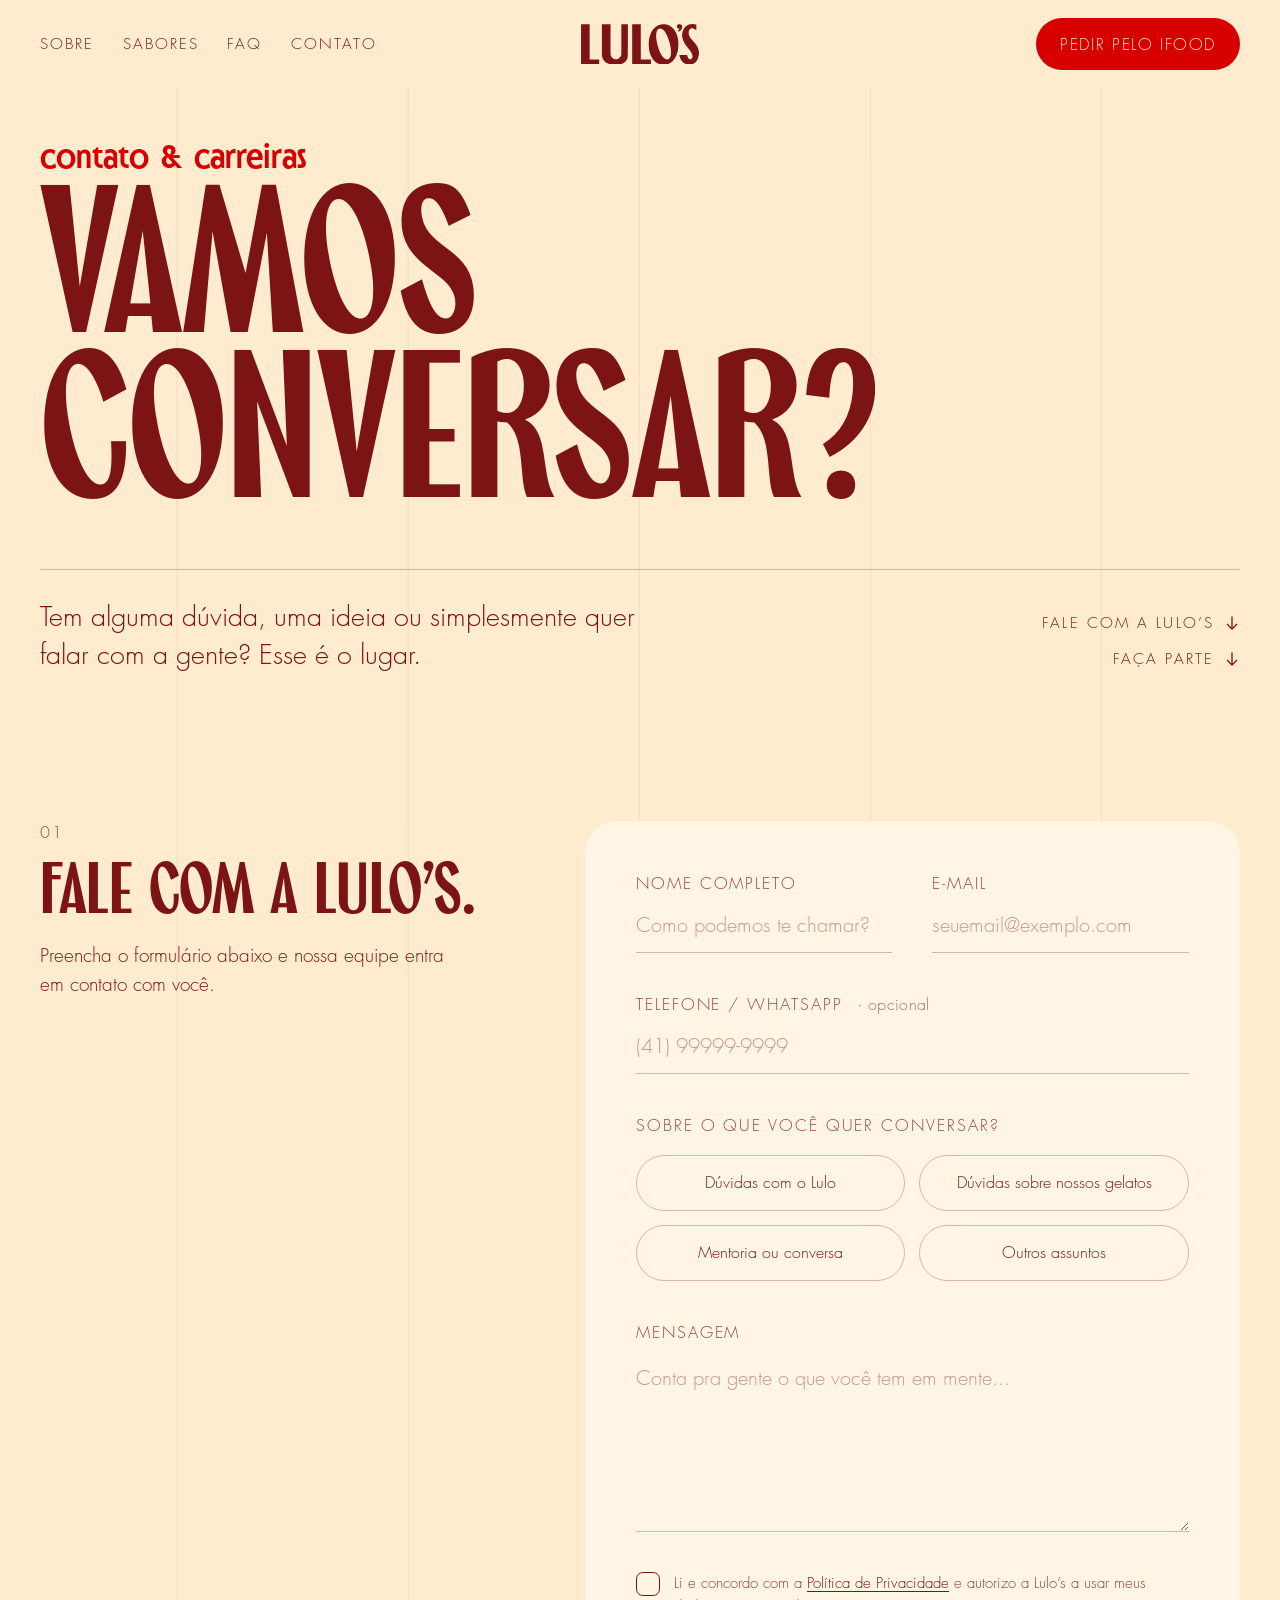
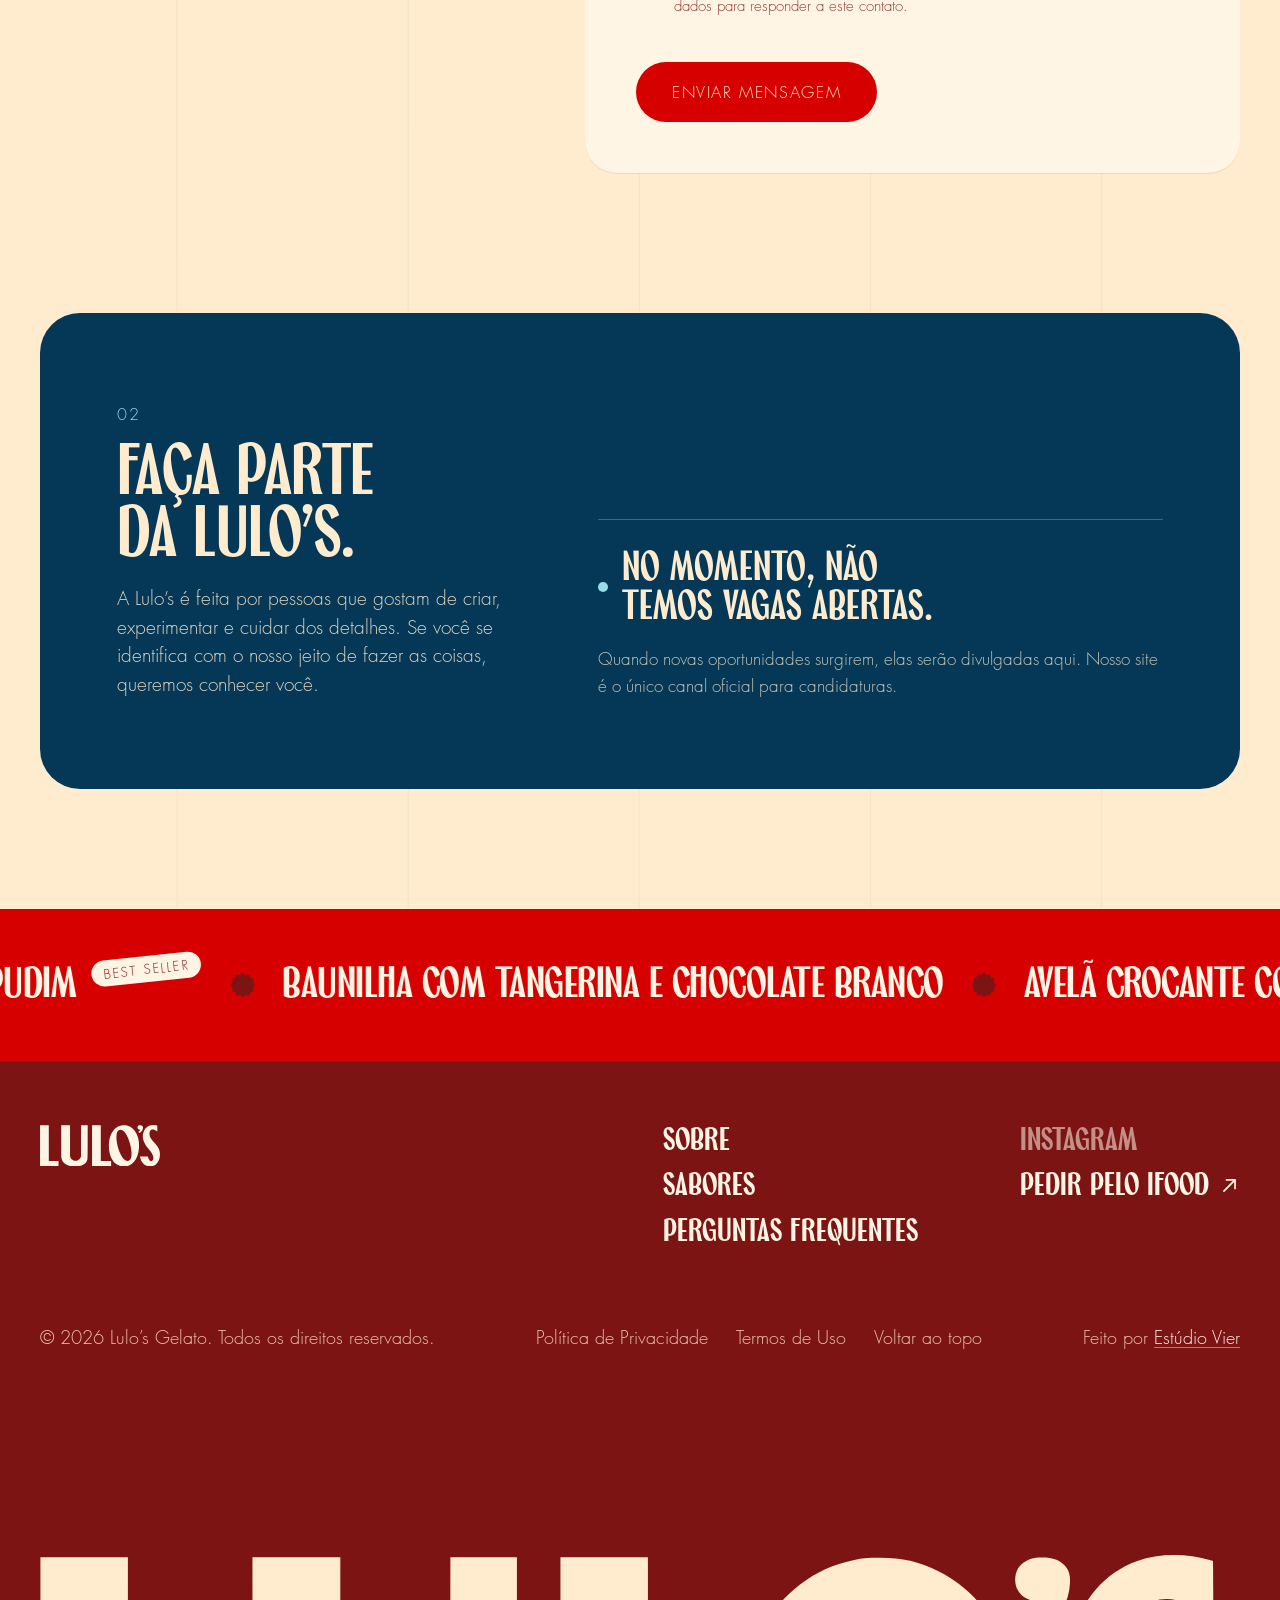
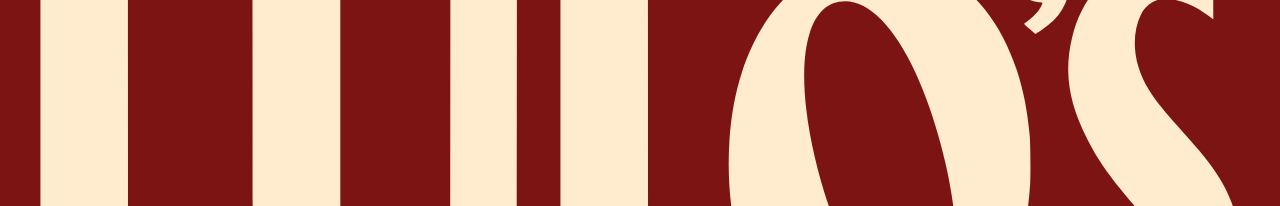
<file: contato/index.html>
<!doctype html>
<html lang="pt-BR">
<head>
<meta charset="utf-8">
<meta name="viewport" content="width=device-width, initial-scale=1">
<base href="../">
<title>Contato & Carreiras — Lulo’s Gelato</title>
<meta name="description" content="Fale com a Lulo’s ou deixe seu contato para futuras oportunidades.">
<link rel="icon" href="assets/img/ui/favicon.svg" type="image/svg+xml">
<link rel="icon" href="assets/img/ui/favicon-32.png" sizes="32x32" type="image/png">
<link rel="apple-touch-icon" href="assets/img/ui/apple-touch-icon.png">
<meta name="theme-color" content="#7C1414">
<link rel="preload" href="assets/fonts/marcione-bold.woff2" as="font" type="font/woff2" crossorigin>
<link rel="preload" as="image" type="image/avif" imagesrcset="assets/img/fotos/hero-pote-colheres-640.avif 640w, assets/img/fotos/hero-pote-colheres-1000.avif 1000w, assets/img/fotos/hero-pote-colheres-1400.avif 1400w, assets/img/fotos/hero-pote-colheres-2000.avif 2000w" imagesizes="100vw" fetchpriority="high">
<link rel="stylesheet" href="css/tokens.css?v=20261012b">
<link rel="stylesheet" href="css/base.css?v=20261012b">
<link rel="stylesheet" href="css/components.css?v=20261012b">
<link rel="stylesheet" href="css/sections.css?v=20261012b">
<link rel="stylesheet" href="css/contact.css?v=20261012b">
<script>document.documentElement.classList.add('js');</script>
</head>
<body>
<svg class="sr-only" aria-hidden="true" focusable="false" xmlns="http://www.w3.org/2000/svg">
<symbol id="i-star" viewBox="0 0 20 20"><path d="M 18.293 6.518 C 18.214 6.327 18.081 6.165 17.91 6.05 C 17.738 5.936 17.537 5.875 17.331 5.875 L 12.914 5.875 L 10.96 1.314 C 10.88 1.126 10.747 0.966 10.576 0.854 C 10.406 0.742 10.206 0.682 10.002 0.682 C 9.798 0.682 9.599 0.742 9.428 0.854 C 9.258 0.966 9.124 1.126 9.044 1.314 L 7.091 5.875 L 2.675 5.875 C 2.469 5.875 2.267 5.936 2.096 6.051 C 1.925 6.165 1.791 6.328 1.712 6.518 C 1.633 6.709 1.613 6.918 1.653 7.12 C 1.693 7.322 1.792 7.508 1.938 7.654 L 5.144 10.859 L 3.801 16.235 C 3.751 16.433 3.761 16.642 3.829 16.834 C 3.897 17.027 4.02 17.195 4.182 17.318 C 4.345 17.441 4.54 17.514 4.744 17.527 C 4.948 17.54 5.151 17.493 5.328 17.392 L 10.003 14.72 L 14.679 17.393 C 14.856 17.494 15.059 17.541 15.263 17.528 C 15.466 17.514 15.662 17.442 15.824 17.318 C 15.987 17.195 16.11 17.026 16.177 16.834 C 16.245 16.642 16.255 16.433 16.206 16.235 L 14.862 10.859 L 18.067 7.654 C 18.213 7.508 18.313 7.323 18.353 7.12 C 18.393 6.918 18.372 6.708 18.293 6.518 Z" fill="currentColor"/></symbol>
<symbol id="i-arrow-right" viewBox="0 0 16 16"><path d="M 12.388 7.333 L 8.859 3.805 C 8.599 3.545 8.599 3.122 8.859 2.862 C 9.119 2.602 9.542 2.602 9.802 2.862 L 14.469 7.529 C 14.729 7.789 14.729 8.211 14.469 8.471 L 9.802 13.138 C 9.542 13.398 9.119 13.398 8.859 13.138 C 8.599 12.878 8.599 12.455 8.859 12.195 L 12.388 8.667 L 1.997 8.667 C 1.629 8.667 1.331 8.368 1.331 8 C 1.331 7.632 1.629 7.333 1.997 7.333 Z" fill="currentColor"/></symbol>
<symbol id="i-badge" viewBox="0 0 96 95"><path d="M 96 47.5 C 96 50.717 93.401 52.995 91.1 54.998 C 89.875 56.086 88.353 57.402 88.135 58.238 C 87.884 59.153 88.547 61.146 89.097 62.737 C 90.07 65.587 91.158 68.793 89.601 71.506 C 88.009 74.242 84.632 74.894 81.667 75.489 C 80.053 75.81 78.016 76.211 77.374 76.852 C 76.734 77.493 76.333 79.508 76.012 81.145 C 75.429 84.121 74.764 87.486 72.028 89.078 C 69.659 90.44 66.282 89.593 63.271 88.586 C 61.531 87.99 59.596 87.384 58.761 87.612 C 57.937 87.818 56.609 89.352 55.532 90.589 C 53.518 92.878 51.24 95.488 48.011 95.488 C 44.795 95.488 42.494 92.878 40.49 90.577 C 39.426 89.33 38.098 87.818 37.273 87.589 C 36.415 87.384 34.537 87.979 32.809 88.551 C 29.672 89.627 26.364 90.44 24.006 89.078 C 21.258 87.475 20.594 84.109 20.022 81.145 C 19.69 79.508 19.301 77.493 18.66 76.852 C 18.019 76.211 15.981 75.81 14.344 75.489 C 11.379 74.894 8.013 74.242 6.434 71.506 C 4.865 68.793 5.953 65.576 6.937 62.737 C 7.464 61.123 8.139 59.153 7.899 58.238 C 7.67 57.413 6.159 56.074 4.911 54.998 C 2.61 52.995 0 50.717 0 47.5 C 0 44.26 2.61 41.982 4.911 39.967 C 6.159 38.891 7.67 37.563 7.899 36.739 C 8.139 35.823 7.464 33.854 6.937 32.263 C 5.953 29.401 4.865 26.184 6.434 23.471 C 8.013 20.735 11.379 20.071 14.367 19.488 C 15.981 19.167 18.019 18.766 18.66 18.125 C 19.301 17.484 19.69 15.458 20.022 13.832 C 20.594 10.867 21.258 7.502 24.006 5.899 C 26.364 4.537 29.741 5.373 32.763 6.426 C 34.412 6.975 36.449 7.594 37.273 7.387 C 38.098 7.17 39.426 5.624 40.49 4.4 C 42.494 2.099 44.795 -0.5 48.011 -0.5 C 51.24 -0.5 53.518 2.11 55.532 4.4 C 56.609 5.624 57.937 7.158 58.761 7.387 C 59.573 7.582 61.6 6.975 63.271 6.426 C 66.328 5.373 69.659 4.537 72.028 5.899 C 74.764 7.502 75.429 10.867 76.012 13.832 C 76.333 15.458 76.734 17.484 77.374 18.125 C 78.016 18.766 80.053 19.167 81.667 19.488 C 84.632 20.071 88.009 20.735 89.589 23.471 C 91.158 26.196 90.059 29.401 89.097 32.252 C 88.547 33.831 87.884 35.823 88.135 36.739 C 88.353 37.563 89.875 38.891 91.1 39.967 C 93.424 41.982 96.023 44.26 96 47.5 Z" fill="currentColor"/></symbol>
<symbol id="i-stars" viewBox="0 0 136 24"><g><path d="M 0 24 L 0 0 L 24 0 L 24 24 Z" fill="transparent"/><path d="M 23.937 9.206 C 23.78 8.72 23.349 8.375 22.839 8.329 L 15.912 7.7 L 13.173 1.289 C 12.971 0.819 12.511 0.515 12 0.515 C 11.489 0.515 11.029 0.819 10.827 1.29 L 8.088 7.7 L 1.16 8.329 C 0.651 8.376 0.221 8.72 0.063 9.206 C -0.095 9.692 0.051 10.226 0.436 10.562 L 5.672 15.153 L 4.128 21.955 C 4.015 22.455 4.209 22.972 4.624 23.272 C 4.847 23.433 5.108 23.515 5.371 23.515 C 5.598 23.515 5.823 23.454 6.025 23.333 L 12 19.762 L 17.973 23.333 C 18.41 23.596 18.961 23.572 19.375 23.272 C 19.79 22.971 19.984 22.454 19.871 21.955 L 18.327 15.153 L 23.563 10.562 C 23.948 10.226 24.096 9.693 23.937 9.206 Z" fill="currentColor"/></g><g transform="translate(28 0.515)"><path d="M 0 51.485 L 0 27.485 L 24 27.485 L 24 51.485 Z" fill="transparent"/><path d="M 23.937 8.691 C 23.78 8.205 23.349 7.86 22.839 7.814 L 15.912 7.185 L 13.173 0.774 C 12.971 0.304 12.511 0 12 0 C 11.489 0 11.029 0.304 10.827 0.775 L 8.088 7.185 L 1.16 7.814 C 0.651 7.861 0.221 8.205 0.063 8.691 C -0.095 9.177 0.051 9.71 0.436 10.046 L 5.672 14.638 L 4.128 21.44 C 4.015 21.94 4.209 22.457 4.624 22.757 C 4.847 22.918 5.108 23 5.371 23 C 5.598 23 5.823 22.939 6.025 22.818 L 12 19.247 L 17.973 22.818 C 18.41 23.081 18.961 23.057 19.375 22.757 C 19.79 22.456 19.984 21.939 19.871 21.44 L 18.327 14.638 L 23.563 10.047 C 23.948 9.71 24.096 9.178 23.937 8.691 Z" fill="currentColor"/></g><g transform="translate(56 0.515)"><path d="M 0 79.485 L 0 55.485 L 24 55.485 L 24 79.485 Z" fill="transparent"/><path d="M 23.937 8.691 C 23.78 8.205 23.349 7.86 22.839 7.814 L 15.912 7.185 L 13.173 0.774 C 12.971 0.304 12.511 0 12 0 C 11.489 0 11.029 0.304 10.827 0.775 L 8.088 7.185 L 1.16 7.814 C 0.651 7.861 0.221 8.205 0.063 8.691 C -0.095 9.177 0.051 9.71 0.436 10.046 L 5.672 14.638 L 4.128 21.44 C 4.015 21.94 4.209 22.457 4.624 22.757 C 4.847 22.918 5.108 23 5.371 23 C 5.598 23 5.823 22.939 6.025 22.818 L 12 19.247 L 17.973 22.818 C 18.41 23.081 18.961 23.057 19.375 22.757 C 19.79 22.456 19.984 21.939 19.871 21.44 L 18.327 14.638 L 23.563 10.047 C 23.948 9.71 24.096 9.178 23.937 8.691 Z" fill="currentColor"/></g><g transform="translate(84 0.515)"><path d="M 0 107.485 L 0 83.485 L 24 83.485 L 24 107.485 Z" fill="transparent"/><path d="M 23.937 8.691 C 23.78 8.205 23.349 7.86 22.839 7.814 L 15.912 7.185 L 13.173 0.774 C 12.971 0.304 12.511 0 12 0 C 11.489 0 11.029 0.304 10.827 0.775 L 8.088 7.185 L 1.16 7.814 C 0.651 7.861 0.221 8.205 0.063 8.691 C -0.095 9.177 0.051 9.71 0.436 10.046 L 5.672 14.638 L 4.128 21.44 C 4.015 21.94 4.209 22.457 4.624 22.757 C 4.847 22.918 5.108 23 5.371 23 C 5.598 23 5.823 22.939 6.025 22.818 L 12 19.247 L 17.973 22.818 C 18.41 23.081 18.961 23.057 19.375 22.757 C 19.79 22.456 19.984 21.939 19.871 21.44 L 18.327 14.638 L 23.563 10.047 C 23.948 9.71 24.095 9.178 23.937 8.691 Z" fill="currentColor"/></g><g transform="translate(112 0.515)"><path d="M 0 135.485 L 0 111.485 L 24 111.485 L 24 135.485 Z" fill="transparent"/><path d="M 23.937 8.691 C 23.78 8.205 23.349 7.86 22.839 7.814 L 15.912 7.185 L 13.173 0.774 C 12.971 0.304 12.511 0 12 0 C 11.489 0 11.029 0.304 10.827 0.775 L 8.088 7.185 L 1.16 7.814 C 0.651 7.861 0.221 8.205 0.063 8.691 C -0.095 9.177 0.051 9.71 0.436 10.046 L 5.672 14.638 L 4.128 21.44 C 4.015 21.94 4.209 22.457 4.624 22.757 C 4.847 22.918 5.108 23 5.371 23 C 5.598 23 5.823 22.939 6.025 22.818 L 12 19.247 L 17.973 22.818 C 18.41 23.081 18.961 23.057 19.375 22.757 C 19.79 22.456 19.984 21.939 19.871 21.44 L 18.327 14.638 L 23.563 10.047 C 23.948 9.71 24.095 9.178 23.937 8.691 Z" fill="currentColor"/></g></symbol>
<symbol id="i-arrow-up" viewBox="0 0 32 32"><path d="M 14.669 7.218 L 7.611 14.276 C 7.091 14.796 6.246 14.796 5.726 14.276 C 5.206 13.756 5.206 12.91 5.726 12.39 L 15.059 3.057 C 15.579 2.536 16.425 2.536 16.945 3.057 L 26.278 12.39 C 26.798 12.91 26.798 13.756 26.278 14.276 C 25.758 14.796 24.913 14.796 24.393 14.276 L 17.335 7.218 L 17.335 28 C 17.335 28.736 16.738 29.333 16.002 29.333 C 15.266 29.333 14.669 28.736 14.669 28 Z" fill="currentColor"/></symbol>
<symbol id="i-lulos" viewBox="4 4 2813 973"><path fill="currentColor" fill-rule="evenodd" d="M796.5,976.4C731.1,973.0 677.1,960.4 631.5,938.0C558.3,902.1 516.5,845.3 504.3,765.0C502.7,754.2 502.6,729.8 502.3,381.2L502.0,9.0L605.0,9.0L708.0,9.0L708.0,367.3C708.0,764.5 707.5,733.3 714.5,754.7C730.0,801.6 768.7,835.3 816.4,843.6C829.9,846.0 854.2,845.1 867.0,841.7C915.4,829.0 949.5,794.5 962.8,744.6L965.5,734.5L965.8,371.8L966.0,9.0L1044.0,9.0L1122.0,9.0L1121.7,391.2C1121.4,808.8 1121.8,777.5 1116.0,804.5C1096.3,895.0 1021.4,954.3 905.3,971.5C878.4,975.5 824.8,977.9 796.5,976.4ZM1950.0,976.3C1922.0,974.6 1886.2,966.6 1860.0,956.3C1697.7,892.4 1604.5,691.6 1620.1,439.5C1634.0,214.1 1745.2,50.7 1907.6,16.7C1930.8,11.8 1943.5,10.6 1972.5,10.6C2025.1,10.6 2065.1,19.7 2109.0,41.6C2194.0,84.2 2257.2,163.8 2294.1,275.0C2309.2,320.8 2318.2,366.2 2324.1,427.5C2325.8,445.1 2326.4,518.2 2325.1,540.3C2316.2,687.0 2269.5,807.5 2191.5,885.5C2126.2,950.8 2043.2,982.0 1950.0,976.3ZM2571.0,971.3C2546.0,968.9 2524.1,964.7 2505.2,958.5C2430.4,933.9 2381.0,875.9 2358.5,786.0C2354.9,771.7 2350.0,747.4 2350.0,744.0C2350.0,742.0 2350.8,742.0 2441.5,742.0L2532.9,742.0L2534.0,746.2C2549.9,808.9 2572.7,842.1 2603.5,847.2C2623.0,850.4 2641.8,838.7 2652.6,816.5C2669.1,782.5 2665.1,745.2 2639.5,693.5C2623.3,660.8 2604.3,633.7 2564.5,586.2C2506.9,517.5 2483.5,484.0 2458.0,433.5C2414.6,347.7 2404.3,276.7 2423.6,197.0C2445.0,109.0 2499.4,45.3 2576.5,18.0C2627.1,0.1 2690.1,-0.5 2748.1,16.4L2753.8,18.1L2754.2,86.3C2754.4,123.8 2754.5,154.6 2754.4,154.8C2754.3,155.0 2750.6,152.3 2746.3,148.9C2706.8,117.4 2660.6,101.5 2628.7,108.6C2609.3,112.9 2593.8,125.6 2584.2,145.0C2568.1,177.9 2565.9,222.9 2578.5,264.5C2592.2,309.9 2613.7,341.8 2680.9,416.3C2721.6,461.6 2738.1,481.3 2753.2,503.1C2787.9,553.0 2805.0,593.8 2813.3,647.0C2816.2,665.8 2816.4,714.4 2813.7,735.5C2795.3,875.9 2723.3,960.6 2613.5,971.0C2603.3,971.9 2579.2,972.1 2571.0,971.3ZM85.7,964.3L5.0,964.0L5.0,486.5L5.0,9.0L107.5,9.0L210.0,9.0L210.2,428.2L210.5,847.5L324.2,847.8L438.0,848.0L438.0,906.5L438.0,965.0L302.2,964.8C227.6,964.6 130.2,964.4 85.7,964.3ZM1311.8,964.3L1224.0,964.0L1224.0,486.5L1224.0,9.0L1326.5,9.0L1429.0,9.0L1429.2,428.2L1429.5,847.5L1550.2,847.8L1671.0,848.0L1671.0,906.5L1671.0,965.0L1535.2,964.8C1460.6,964.6 1360.0,964.4 1311.8,964.3ZM2069.7,847.4C2084.9,844.3 2095.5,838.5 2107.1,827.0C2128.2,806.1 2141.2,772.8 2147.7,723.5C2150.2,703.8 2150.3,642.4 2147.7,617.0C2141.7,557.6 2128.9,493.9 2108.9,424.3C2053.9,232.0 1970.7,112.8 1891.5,112.7C1851.6,112.6 1822.9,138.9 1807.5,189.6C1794.4,232.7 1791.8,293.5 1800.1,364.5C1812.7,473.5 1851.0,606.6 1896.0,697.5C1949.0,804.7 2012.3,859.3 2069.7,847.4ZM2325.4,178.9C2307.6,163.8 2308.6,166.1 2317.2,160.4C2326.3,154.3 2339.8,141.5 2345.7,133.2C2349.6,127.8 2354.0,118.7 2354.0,116.1C2354.0,115.6 2350.4,114.9 2346.0,114.6C2311.7,111.6 2290.0,91.2 2290.0,62.0C2290.0,37.3 2304.8,19.5 2331.5,11.8C2338.3,9.9 2341.8,9.6 2354.5,9.6C2377.6,9.8 2390.7,14.2 2403.6,26.2C2415.3,37.2 2419.7,50.0 2418.5,69.9C2415.9,116.2 2394.9,151.3 2352.9,179.5C2348.3,182.6 2342.9,186.0 2340.9,187.1L2337.2,188.9L2325.4,178.9Z"/></symbol>
<symbol id="i-flower" viewBox="0 0 24 24"><path d="M24 12.0014C24 12.8057 23.3503 13.3753 22.7751 13.8762C22.4688 14.1481 22.0882 14.4773 22.0338 14.6862C21.9709 14.9151 22.1369 15.4132 22.2742 15.8111C22.5175 16.5238 22.7894 17.3252 22.4002 18.0035C22.0024 18.6876 21.1581 18.8507 20.4168 18.9996C20.0133 19.0797 19.5039 19.1799 19.3436 19.3402C19.1834 19.5005 19.0832 20.0043 19.0031 20.4136C18.8571 21.1577 18.6911 21.9992 18.0071 22.3971C17.4147 22.7377 16.5704 22.5259 15.8178 22.2741C15.3828 22.1252 14.8991 21.9735 14.6902 22.0307C14.4841 22.0822 14.1521 22.4658 13.8831 22.7749C13.3794 23.3474 12.8099 24 12.0028 24C11.1987 24 10.6234 23.3474 10.1226 22.7721C9.85641 22.4601 9.52442 22.0822 9.31837 22.025C9.10373 21.9735 8.63437 22.1223 8.20222 22.2655C7.41806 22.5345 6.59097 22.7377 6.00141 22.3971C5.31457 21.9964 5.14857 21.1549 5.00548 20.4136C4.92249 20.0043 4.82517 19.5005 4.66491 19.3402C4.50464 19.1799 3.99523 19.0797 3.58596 18.9996C2.84474 18.8507 2.00334 18.6876 1.60839 18.0035C1.21631 17.3252 1.4882 16.5209 1.73432 15.8111C1.86597 15.4075 2.03481 14.9151 1.97471 14.6862C1.91748 14.4801 1.53971 14.1452 1.22775 13.8762C0.652506 13.3753 0 12.8057 0 12.0014C0 11.1914 0.652506 10.6218 1.22775 10.118C1.53971 9.84898 1.91748 9.51698 1.97471 9.31091C2.03481 9.08192 1.86597 8.58962 1.73432 8.19176C1.4882 7.4762 1.21631 6.67192 1.60839 5.99354C2.00334 5.30949 2.84474 5.14346 3.59169 4.99748C3.99523 4.91733 4.50464 4.81716 4.66491 4.65689C4.82517 4.49658 4.92249 3.98996 5.00548 3.58354C5.14857 2.8422 5.31457 2.00071 6.00141 1.59999C6.59097 1.25936 7.43523 1.46834 8.19078 1.73168C8.6029 1.86906 9.11231 2.02363 9.31837 1.9721C9.52442 1.91769 9.85641 1.5313 10.1226 1.22505C10.6234 0.649737 11.1987 0 12.0028 0C12.8099 0 13.3794 0.652602 13.8831 1.22505C14.1521 1.5313 14.4841 1.91483 14.6902 1.9721C14.8934 2.02077 15.3999 1.86906 15.8178 1.73168C16.5819 1.46834 17.4147 1.25936 18.0071 1.59999C18.6911 2.00071 18.8571 2.8422 19.0031 3.58354C19.0832 3.98996 19.1834 4.49658 19.3436 4.65689C19.5039 4.81716 20.0133 4.91733 20.4168 4.99748C21.1581 5.14346 22.0024 5.30949 22.3973 5.99354C22.7894 6.67479 22.5146 7.4762 22.2742 8.1889C22.1369 8.58389 21.9709 9.08192 22.0338 9.31091C22.0882 9.51698 22.4688 9.84898 22.7751 10.118C23.356 10.6218 24.0057 11.1914 24 12.0014Z" fill="currentColor"/></symbol>
<symbol id="i-cross" viewBox="0 0 20 20"><path d="M4.164 4.167 15.83 15.833M4.17 15.833 15.836 4.167" fill="none" stroke="currentColor" stroke-width="2" stroke-linecap="round" stroke-linejoin="round"/></symbol>
<symbol id="i-menu" viewBox="0 0 24 24"><path d="M3 6h18M3 12h18M3 18h18" fill="none" stroke="currentColor" stroke-width="2" stroke-linecap="round"/></symbol>
<symbol id="i-close" viewBox="0 0 24 24"><path d="M18 6 6 18M6 6l12 12" fill="none" stroke="currentColor" stroke-width="2" stroke-linecap="round"/></symbol>
</svg>

<header class="nav" data-nav>
  <nav class="nav__inner" aria-label="Principal">
    <div class="nav__links t-nav">
      <a href="./#sobre">Sobre</a>
      <a href="./#sabores">Sabores</a>
      <a href="./#faq">FAQ</a>
      <a href="contato/">Contato</a>
    </div>
    <div class="nav__brand">
      <a class="nav__logo" href="./" aria-label="Lulo's Gelato — início"><svg aria-hidden="true"><use href="#i-lulos"/></svg></a>
      <button class="nav__toggle" type="button" aria-label="Abrir menu" aria-expanded="false" data-nav-toggle>
        <svg class="i-menu"><use href="#i-menu"/></svg>
        <svg class="i-close"><use href="#i-close"/></svg>
      </button>
    </div>
    <div class="nav__cta">
      <a class="btn-primary" href="https://www.ifood.com.br/delivery/curitiba-pr/lulos-gelato-vila-izabel/eab49cfd-b926-47e3-b847-c1823b3fb209?utm_medium=shar" target="_blank" rel="noopener noreferrer" data-ifood="cabecalho" data-roll>Pedir pelo iFood</a>
    </div>
  </nav>
</header>

<div class="page" id="top">
  <div class="page__bg" aria-hidden="true"><img src="assets/img/ui/page-bg.svg" alt=""></div>
  <main class="contact-page">
<!-- Conteúdo da página /contato (gerada por tools/build_pages.py). Textos fornecidos pela Lulo's.
     Envio dos formulários: configurar os endereços em js/forms-config.js. Vagas: js/careers.js. -->
<div class="contact">

  <!-- ============================== 01 — INTRODUÇÃO -->
  <header class="contact-intro">
    <p class="contact-intro__kicker t-detail" data-reveal="up">contato &amp; carreiras</p>
    <h1 class="contact-intro__title" data-reveal="up">Vamos<br>conversar?</h1>
    <div class="contact-intro__foot" data-reveal="up">
      <p class="contact-intro__lead">Tem alguma dúvida, uma ideia ou simplesmente quer falar com a gente? Esse é o lugar.</p>
      <ul class="contact-intro__jump t-nav" aria-label="Nesta página">
        <li><a href="contato/#fale">Fale com a Lulo’s <svg aria-hidden="true"><use href="#i-arrow-right"/></svg></a></li>
        <li><a href="contato/#carreiras">Faça parte <svg aria-hidden="true"><use href="#i-arrow-right"/></svg></a></li>
      </ul>
    </div>
  </header>

  <!-- ============================== 02 — FORMULÁRIO DE CONTATO -->
  <section class="contact-block" id="fale" aria-labelledby="fale-title">
    <div class="contact-block__head" data-reveal="up">
      <p class="contact-block__num t-label">01</p>
      <h2 class="contact-block__title" id="fale-title">Fale com a Lulo’s.</h2>
      <p class="contact-block__text">Preencha o formulário abaixo e nossa equipe entra em contato com você.</p>
    </div>

    <div class="lform-wrap lform-wrap--card" data-reveal="up">
      <form class="lform" data-form="contato" novalidate>
        <input type="hidden" name="formulario" value="Contato">
        <input type="hidden" name="_subject" value="Contato pelo site">
        <div class="lform__hp" aria-hidden="true"><label>Não preencha este campo <input type="text" name="_gotcha" tabindex="-1" autocomplete="off"></label></div>

        <div class="lform__row lform__row--2">
          <div class="lfield">
            <label class="lfield__label t-label" for="c-nome">Nome completo</label>
            <input class="lfield__input" id="c-nome" name="nome" type="text" autocomplete="name" placeholder="Como podemos te chamar?" required maxlength="120">
            <p class="lfield__error" id="c-nome-err"></p>
          </div>
          <div class="lfield">
            <label class="lfield__label t-label" for="c-email">E-mail</label>
            <input class="lfield__input" id="c-email" name="email" type="email" autocomplete="email" inputmode="email" placeholder="seuemail@exemplo.com" required maxlength="160">
            <p class="lfield__error" id="c-email-err"></p>
          </div>
        </div>

        <div class="lfield">
          <label class="lfield__label t-label" for="c-tel">Telefone / WhatsApp <span class="lfield__opt">opcional</span></label>
          <input class="lfield__input" id="c-tel" name="telefone" type="tel" autocomplete="tel-national" inputmode="numeric" placeholder="(41) 99999-9999" data-phone>
          <p class="lfield__error" id="c-tel-err"></p>
        </div>

        <fieldset class="lfield lfield--choices" data-required>
          <legend class="lfield__label t-label">Sobre o que você quer conversar?</legend>
          <div class="lchips">
            <label class="lchip"><input type="radio" name="assunto" value="Dúvidas com o Lulo" required><span>Dúvidas com o Lulo</span></label>
            <label class="lchip"><input type="radio" name="assunto" value="Dúvidas sobre nossos gelatos"><span>Dúvidas sobre nossos gelatos</span></label>
            <label class="lchip"><input type="radio" name="assunto" value="Mentoria ou conversa"><span>Mentoria ou conversa</span></label>
            <label class="lchip"><input type="radio" name="assunto" value="Outros assuntos"><span>Outros assuntos</span></label>
          </div>
          <p class="lfield__error"></p>
        </fieldset>

        <div class="lfield">
          <label class="lfield__label t-label" for="c-msg">Mensagem</label>
          <textarea class="lfield__input lfield__input--area" id="c-msg" name="mensagem" rows="5" placeholder="Conta pra gente o que você tem em mente..." required maxlength="4000"></textarea>
          <p class="lfield__error" id="c-msg-err"></p>
        </div>

        <div class="lfield lfield--consent">
          <label class="lcheck">
            <input type="checkbox" name="consentimento" value="sim" required>
            <span class="lcheck__box" aria-hidden="true"><svg viewBox="0 0 16 16"><path d="M3 8.5l3.2 3L13 4.5"/></svg></span>
            <span class="lcheck__text">Li e concordo com a <a href="politica-de-privacidade/" target="_blank" rel="noopener">Política de Privacidade</a> e autorizo a Lulo’s a usar meus dados para responder a este contato.</span>
          </label>
          <p class="lfield__error"></p>
        </div>

        <div class="lform__foot">
          <button class="btn-primary lform__submit" type="submit" data-roll>Enviar mensagem</button>
          <p class="lform__status" role="status" aria-live="polite"></p>
        </div>
      </form>

      <div class="lform-done" tabindex="-1" hidden>
        <p class="lform-done__mark t-detail">enviado</p>
        <p class="lform-done__text">Recebemos sua mensagem! Agora é com a gente. Em breve, retornamos por aqui. ❤️</p>
        <button class="lform-done__again t-nav" type="button" data-form-reset>Enviar outra mensagem</button>
      </div>
    </div>
  </section>

  <!-- ============================== 03 — CARREIRAS -->
  <section class="careers" id="carreiras" aria-labelledby="carreiras-title">
    <div class="careers__inner">
      <div class="careers__head" data-reveal="up">
        <p class="careers__num t-label">02</p>
        <h2 class="careers__title" id="carreiras-title">Faça parte da Lulo’s.</h2>
        <p class="careers__text">A Lulo’s é feita por pessoas que gostam de criar, experimentar e cuidar dos detalhes. Se você se identifica com o nosso jeito de fazer as coisas, queremos conhecer você.</p>
      </div>

      <div class="careers__body" data-reveal="up">
        <!-- Vagas: preenchidas a partir de js/careers.js. Sem vagas cadastradas, aparece só o status abaixo (sem formulário). -->
        <div class="careers__status" data-careers-status>
          <p class="careers__status-line"><span class="careers__dot" aria-hidden="true"></span>No momento, não temos vagas abertas.</p>
          <p class="careers__status-text">Quando novas oportunidades surgirem, elas serão divulgadas aqui. Nosso site é o único canal oficial para candidaturas.</p>
        </div>
        <ul class="careers__openings" data-careers-openings hidden></ul>

      </div>
    </div>

    <!-- Candidatura: só entra na página quando houver vagas cadastradas em js/careers.js.
         O botão abaixo e o formulário são montados por js/contact.js a partir deste template. -->
    <template data-careers-template>
      <button class="btn-primary careers__open" type="button" aria-expanded="false" aria-controls="candidatura" data-careers-toggle data-roll>Quero fazer parte</button>
    <div class="careers__apply" id="candidatura" data-careers-apply inert>
      <div class="careers__apply-inner">
        <div class="lform-wrap lform-wrap--dark">
          <form class="lform" data-form="carreiras" novalidate>
            <input type="hidden" name="formulario" value="Candidatura — banco de talentos">
            <input type="hidden" name="_subject" value="Candidatura pelo site — banco de talentos">
            <div class="lform__hp" aria-hidden="true"><label>Não preencha este campo <input type="text" name="_gotcha" tabindex="-1" autocomplete="off"></label></div>

            <p class="lform__intro t-label">Banco de talentos</p>

            <div class="lform__row lform__row--2">
              <div class="lfield">
                <label class="lfield__label t-label" for="k-nome">Nome completo</label>
                <input class="lfield__input" id="k-nome" name="nome" type="text" autocomplete="name" required maxlength="120">
                <p class="lfield__error"></p>
              </div>
              <div class="lfield">
                <label class="lfield__label t-label" for="k-email">E-mail</label>
                <input class="lfield__input" id="k-email" name="email" type="email" autocomplete="email" inputmode="email" placeholder="seuemail@exemplo.com" required maxlength="160">
                <p class="lfield__error"></p>
              </div>
            </div>

            <div class="lform__row lform__row--2">
              <div class="lfield">
                <label class="lfield__label t-label" for="k-tel">Telefone / WhatsApp</label>
                <input class="lfield__input" id="k-tel" name="telefone" type="tel" autocomplete="tel-national" inputmode="numeric" placeholder="(41) 99999-9999" required data-phone>
                <p class="lfield__error"></p>
              </div>
              <div class="lfield">
                <label class="lfield__label t-label" for="k-cidade">Cidade onde mora</label>
                <input class="lfield__input" id="k-cidade" name="cidade" type="text" autocomplete="address-level2" placeholder="Curitiba" required maxlength="80">
                <p class="lfield__error"></p>
              </div>
            </div>

            <fieldset class="lfield lfield--choices" data-required>
              <legend class="lfield__label t-label">Área de interesse</legend>
              <div class="lchips">
                <label class="lchip"><input type="radio" name="area" value="Produção de gelatos" required><span>Produção de gelatos</span></label>
                <label class="lchip"><input type="radio" name="area" value="Atendimento e operação"><span>Atendimento e operação</span></label>
                <label class="lchip"><input type="radio" name="area" value="Marketing e comunicação"><span>Marketing e comunicação</span></label>
                <label class="lchip"><input type="radio" name="area" value="Administrativo"><span>Administrativo</span></label>
                <label class="lchip"><input type="radio" name="area" value="Outras áreas"><span>Outras áreas</span></label>
              </div>
              <p class="lfield__error"></p>
            </fieldset>

            <div class="lfield">
              <label class="lfield__label t-label" for="k-sobre">Conte um pouco sobre você</label>
              <textarea class="lfield__input lfield__input--area" id="k-sobre" name="sobre" rows="5" placeholder="Sua experiência, o que você gosta de fazer, por que a Lulo’s…" required maxlength="4000"></textarea>
              <p class="lfield__error"></p>
            </div>

            <div class="lfield lfield--file">
              <span class="lfield__label t-label" id="k-cv-label">Currículo <span class="lfield__opt">PDF · até 5 MB · opcional</span></span>
              <div class="lfile">
                <input class="lfile__input" id="k-cv" name="curriculo" type="file" accept="application/pdf,.pdf" aria-labelledby="k-cv-label k-cv-btn" data-max-mb="5">
                <label class="lfile__btn t-nav" for="k-cv" id="k-cv-btn">Anexar PDF</label>
                <span class="lfile__name" data-file-name>Nenhum arquivo selecionado</span>
                <button class="lfile__clear t-nav" type="button" data-file-clear hidden>Remover</button>
              </div>
              <p class="lfield__error"></p>
            </div>

            <div class="lfield lfield--consent">
              <label class="lcheck">
                <input type="checkbox" name="consentimento" value="sim" required>
                <span class="lcheck__box" aria-hidden="true"><svg viewBox="0 0 16 16"><path d="M3 8.5l3.2 3L13 4.5"/></svg></span>
                <span class="lcheck__text">Li e concordo com a <a href="politica-de-privacidade/" target="_blank" rel="noopener">Política de Privacidade</a> e autorizo a Lulo’s a guardar meus dados e meu currículo para futuras oportunidades. Entendo que este cadastro não garante contratação nem retorno individual.</span>
              </label>
              <p class="lfield__error"></p>
            </div>

            <div class="lform__foot">
              <button class="btn-primary lform__submit" type="submit" data-roll>Enviar candidatura</button>
              <p class="lform__status" role="status" aria-live="polite"></p>
            </div>
          </form>

          <div class="lform-done" tabindex="-1" hidden>
            <p class="lform-done__mark t-detail">recebido</p>
            <p class="lform-done__text">Prontinho! Recebemos seu contato. Se surgir uma oportunidade que combine com você, podemos conversar. ❤️</p>
          </div>
        </div>
      </div>
    </div>
    </template>
  </section>
</div>

  </main>

  <!-- ============================== FOOTER -->
  <footer class="footer">
    <!-- Sabores atuais (faixa animada). As cópias criadas para o loop recebem aria-hidden no JS;
         com movimento reduzido a faixa fica parada e rolável à mão (data-static-scroll). -->
    <div class="ticker footer-ticker" data-ticker data-speed="60" data-hover-factor="0.5" data-static-scroll role="region" aria-label="Sabores atuais da Lulo’s">
      <div class="footer-ticker__item">
        <ul class="footer-ticker__row">
          <li class="footer-ticker__flavor"><span class="t-h2">Pudim</span><span class="footer-ticker__seal">Best seller</span><svg class="footer-ticker__sep" aria-hidden="true"><use href="#i-flower"/></svg></li>
          <li class="footer-ticker__flavor"><span class="t-h2">Baunilha com Tangerina e Chocolate Branco</span><svg class="footer-ticker__sep" aria-hidden="true"><use href="#i-flower"/></svg></li>
          <li class="footer-ticker__flavor"><span class="t-h2">Avelã Crocante com Chocolate Branco</span><svg class="footer-ticker__sep" aria-hidden="true"><use href="#i-flower"/></svg></li>
          <li class="footer-ticker__flavor"><span class="t-h2">Mousse de Maracujá</span><svg class="footer-ticker__sep" aria-hidden="true"><use href="#i-flower"/></svg></li>
          <li class="footer-ticker__flavor"><span class="t-h2">Alfajor</span><svg class="footer-ticker__sep" aria-hidden="true"><use href="#i-flower"/></svg></li>
          <li class="footer-ticker__flavor"><span class="t-h2">Brigadeiro</span><svg class="footer-ticker__sep" aria-hidden="true"><use href="#i-flower"/></svg></li>
          <li class="footer-ticker__flavor"><span class="t-h2">Puro Pistache</span><svg class="footer-ticker__sep" aria-hidden="true"><use href="#i-flower"/></svg></li>
          <li class="footer-ticker__flavor"><span class="t-h2">Café com Caramelo</span><svg class="footer-ticker__sep" aria-hidden="true"><use href="#i-flower"/></svg></li>
          <li class="footer-ticker__flavor"><span class="t-h2">Iogurte Grego com Amarena</span><svg class="footer-ticker__sep" aria-hidden="true"><use href="#i-flower"/></svg></li>
          <li class="footer-ticker__flavor"><span class="t-h2">Chocolate com Brownie</span><svg class="footer-ticker__sep" aria-hidden="true"><use href="#i-flower"/></svg></li>
          <li class="footer-ticker__flavor"><span class="t-h2">Sorbet de Melancia com Framboesa</span><svg class="footer-ticker__sep" aria-hidden="true"><use href="#i-flower"/></svg></li>
        </ul>
      </div>
    </div>

    <div class="footer__content">
      <div class="footer__main">
        <a class="footer__logo" href="./" aria-label="Lulo’s Gelato — início">
          <svg class="footer__logo-lulos" aria-hidden="true"><use href="#i-lulos"/></svg>
        </a>
        <nav class="footer__nav" aria-label="Rodapé">
          <ul class="footer__col">
            <li><a class="t-h4" href="./#sobre">Sobre</a></li>
            <li><a class="t-h4" href="./#sabores">Sabores</a></li>
            <li><a class="t-h4" href="./#faq">Perguntas frequentes</a></li>
          </ul>
          <ul class="footer__col">
            <li><a class="t-h4" href="#" data-instagram>Instagram</a></li>
            <li><a class="t-h4 footer__order" href="https://www.ifood.com.br/delivery/curitiba-pr/lulos-gelato-vila-izabel/eab49cfd-b926-47e3-b847-c1823b3fb209?utm_medium=shar" target="_blank" rel="noopener noreferrer" data-ifood="rodape">Pedir pelo iFood <svg aria-hidden="true"><use href="#i-arrow-right"/></svg></a></li>
          </ul>
        </nav>
      </div>

      <div class="footer__credit">
        <div class="footer__line" data-line><span></span></div>
        <div class="footer__credit-row t-foot">
          <p class="footer__copy">© <span data-year>2026</span> Lulo’s Gelato. Todos os direitos reservados.</p>
          <ul class="footer__legal">
            <li><a href="politica-de-privacidade/">Política de Privacidade</a></li>
            <li><a href="termos-de-uso/">Termos de Uso</a></li>
            <li><a href="#top" data-back-top>Voltar ao topo</a></li>
          </ul>
          <p class="footer__made">Feito por <a href="https://www.estudiovier.com.br" target="_blank" rel="noopener noreferrer" data-vier>Estúdio Vier</a></p>
        </div>
      </div>
    </div>

    <div class="footer__wordmark" data-footer-wordmark>
      <svg class="footer__wordmark-logo" aria-label="Lulo's"><use href="#i-lulos"/></svg>
    </div>
  </footer>
</div>

<script type="module" src="js/contact.js"></script>
</body>
</html>
</file>
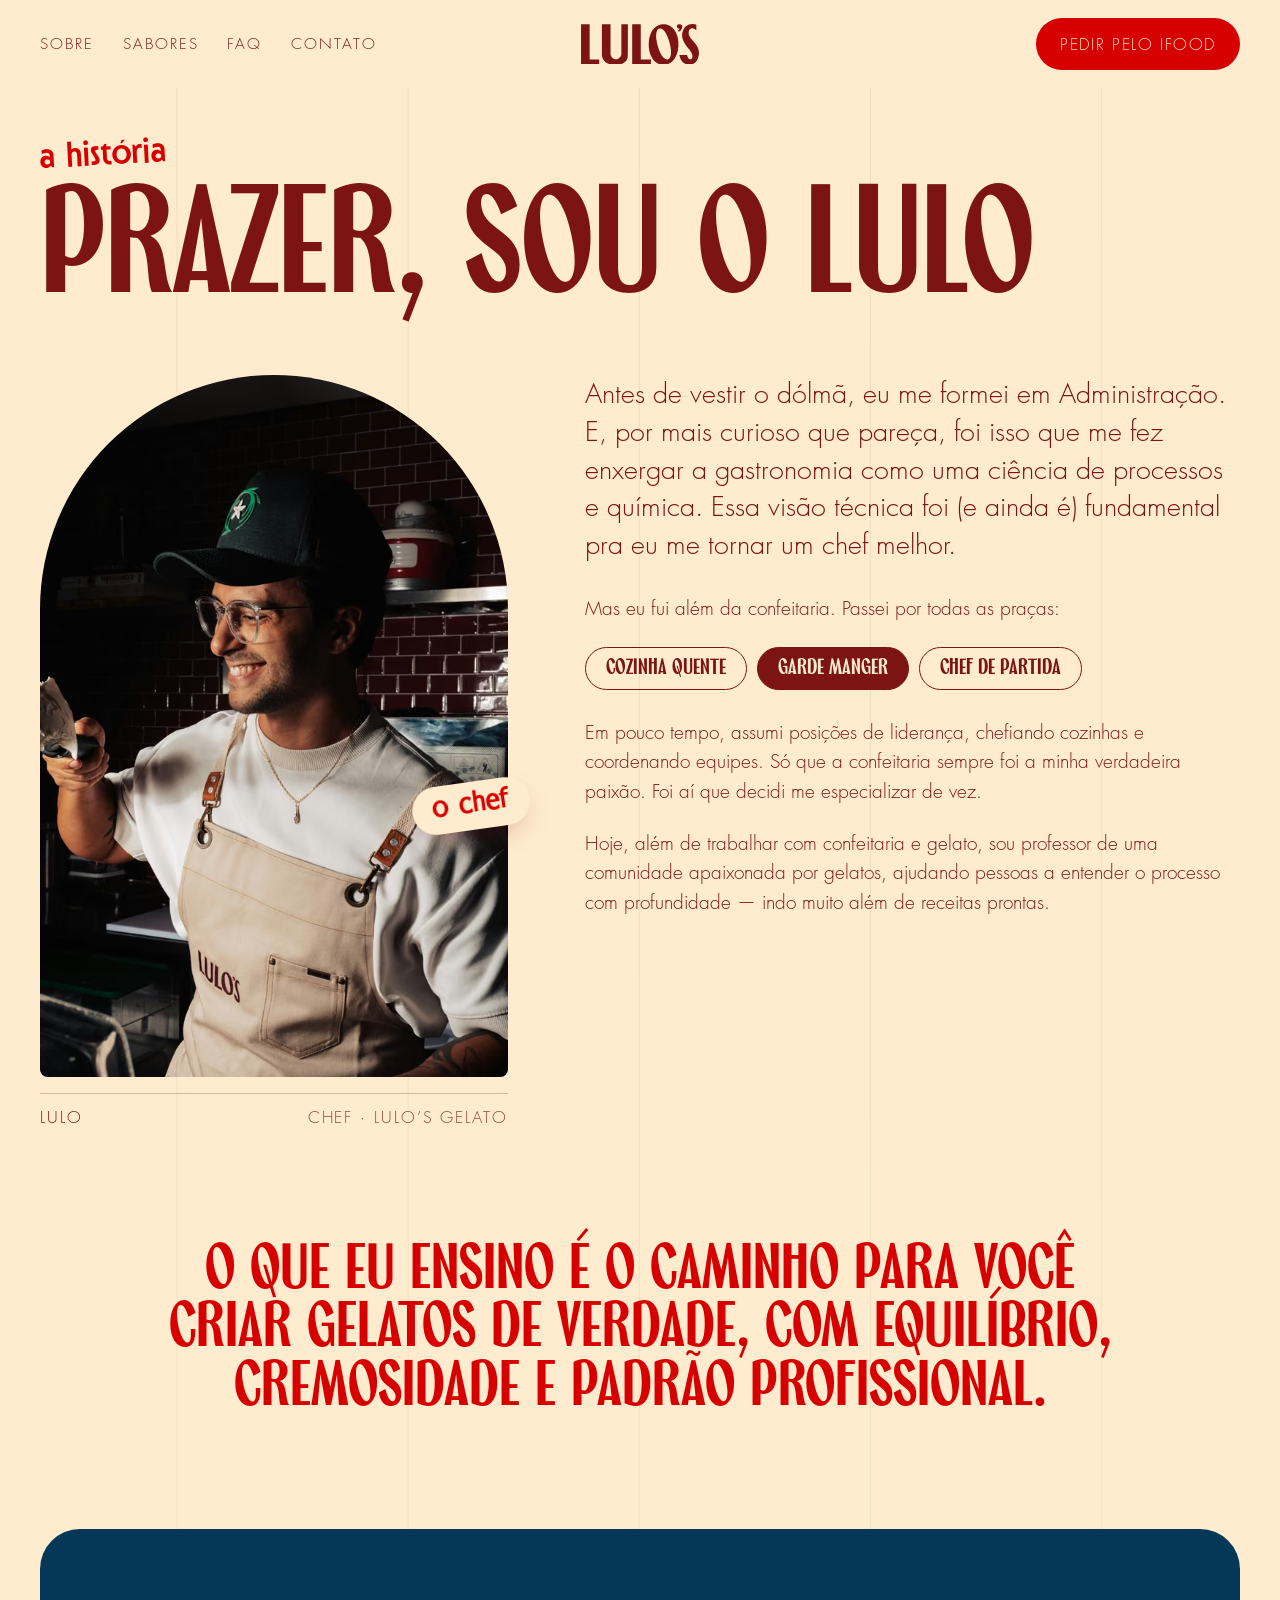
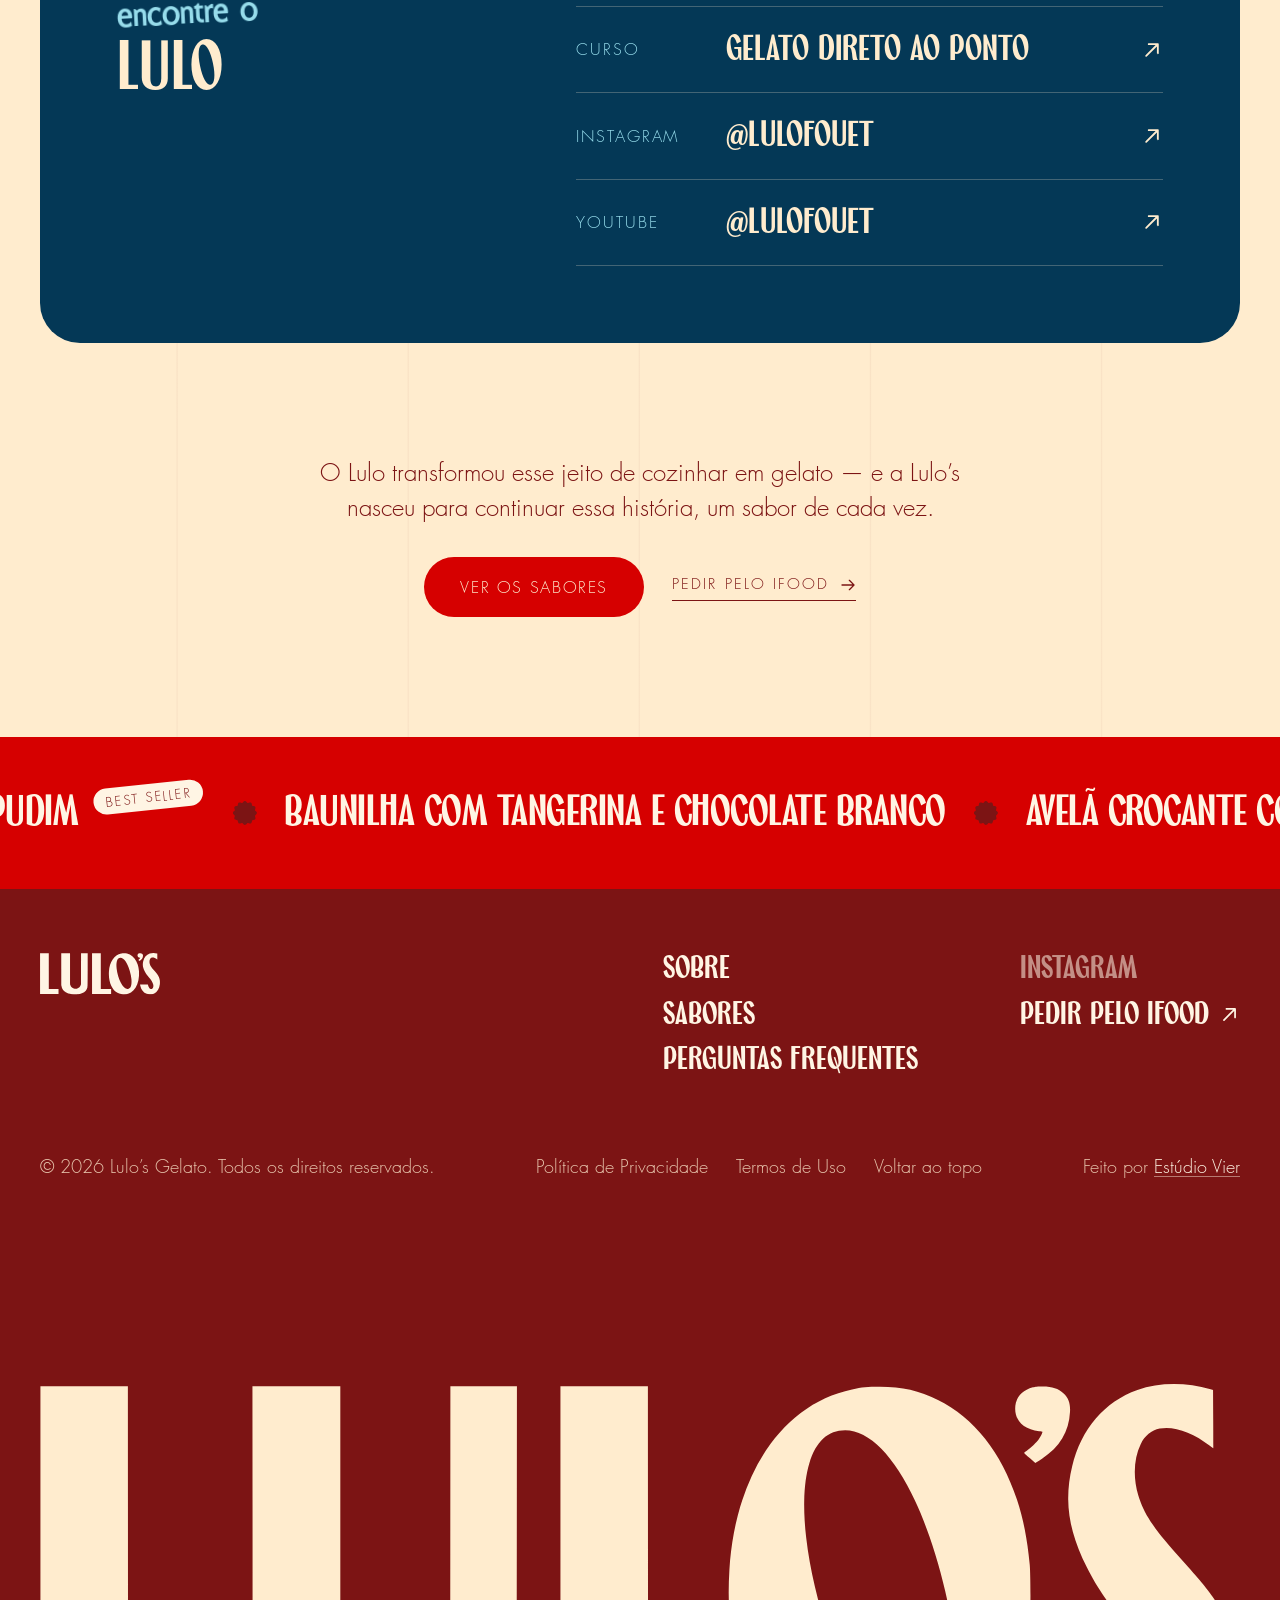
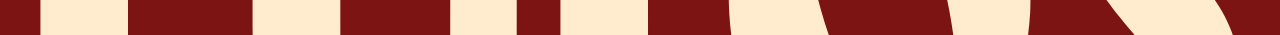
<file: historia/index.html>
<!doctype html>
<html lang="pt-BR">
<head>
<meta charset="utf-8">
<meta name="viewport" content="width=device-width, initial-scale=1">
<base href="../">
<title>A história — Lulo’s Gelato</title>
<meta name="description" content="Prazer, sou o Lulo — o chef por trás da Lulo’s Gelato.">
<link rel="icon" href="assets/img/ui/favicon.svg" type="image/svg+xml">
<link rel="icon" href="assets/img/ui/favicon-32.png" sizes="32x32" type="image/png">
<link rel="apple-touch-icon" href="assets/img/ui/apple-touch-icon.png">
<meta name="theme-color" content="#7C1414">
<link rel="preload" href="assets/fonts/marcione-bold.woff2" as="font" type="font/woff2" crossorigin>
<link rel="preload" as="image" type="image/avif" imagesrcset="assets/img/fotos/hero-pote-colheres-640.avif 640w, assets/img/fotos/hero-pote-colheres-1000.avif 1000w, assets/img/fotos/hero-pote-colheres-1400.avif 1400w, assets/img/fotos/hero-pote-colheres-2000.avif 2000w" imagesizes="100vw" fetchpriority="high">
<link rel="stylesheet" href="css/tokens.css?v=20261012b">
<link rel="stylesheet" href="css/base.css?v=20261012b">
<link rel="stylesheet" href="css/components.css?v=20261012b">
<link rel="stylesheet" href="css/sections.css?v=20261012b">
<link rel="stylesheet" href="css/about.css?v=20261012b">
<script>document.documentElement.classList.add('js');</script>
</head>
<body>
<svg class="sr-only" aria-hidden="true" focusable="false" xmlns="http://www.w3.org/2000/svg">
<symbol id="i-star" viewBox="0 0 20 20"><path d="M 18.293 6.518 C 18.214 6.327 18.081 6.165 17.91 6.05 C 17.738 5.936 17.537 5.875 17.331 5.875 L 12.914 5.875 L 10.96 1.314 C 10.88 1.126 10.747 0.966 10.576 0.854 C 10.406 0.742 10.206 0.682 10.002 0.682 C 9.798 0.682 9.599 0.742 9.428 0.854 C 9.258 0.966 9.124 1.126 9.044 1.314 L 7.091 5.875 L 2.675 5.875 C 2.469 5.875 2.267 5.936 2.096 6.051 C 1.925 6.165 1.791 6.328 1.712 6.518 C 1.633 6.709 1.613 6.918 1.653 7.12 C 1.693 7.322 1.792 7.508 1.938 7.654 L 5.144 10.859 L 3.801 16.235 C 3.751 16.433 3.761 16.642 3.829 16.834 C 3.897 17.027 4.02 17.195 4.182 17.318 C 4.345 17.441 4.54 17.514 4.744 17.527 C 4.948 17.54 5.151 17.493 5.328 17.392 L 10.003 14.72 L 14.679 17.393 C 14.856 17.494 15.059 17.541 15.263 17.528 C 15.466 17.514 15.662 17.442 15.824 17.318 C 15.987 17.195 16.11 17.026 16.177 16.834 C 16.245 16.642 16.255 16.433 16.206 16.235 L 14.862 10.859 L 18.067 7.654 C 18.213 7.508 18.313 7.323 18.353 7.12 C 18.393 6.918 18.372 6.708 18.293 6.518 Z" fill="currentColor"/></symbol>
<symbol id="i-arrow-right" viewBox="0 0 16 16"><path d="M 12.388 7.333 L 8.859 3.805 C 8.599 3.545 8.599 3.122 8.859 2.862 C 9.119 2.602 9.542 2.602 9.802 2.862 L 14.469 7.529 C 14.729 7.789 14.729 8.211 14.469 8.471 L 9.802 13.138 C 9.542 13.398 9.119 13.398 8.859 13.138 C 8.599 12.878 8.599 12.455 8.859 12.195 L 12.388 8.667 L 1.997 8.667 C 1.629 8.667 1.331 8.368 1.331 8 C 1.331 7.632 1.629 7.333 1.997 7.333 Z" fill="currentColor"/></symbol>
<symbol id="i-badge" viewBox="0 0 96 95"><path d="M 96 47.5 C 96 50.717 93.401 52.995 91.1 54.998 C 89.875 56.086 88.353 57.402 88.135 58.238 C 87.884 59.153 88.547 61.146 89.097 62.737 C 90.07 65.587 91.158 68.793 89.601 71.506 C 88.009 74.242 84.632 74.894 81.667 75.489 C 80.053 75.81 78.016 76.211 77.374 76.852 C 76.734 77.493 76.333 79.508 76.012 81.145 C 75.429 84.121 74.764 87.486 72.028 89.078 C 69.659 90.44 66.282 89.593 63.271 88.586 C 61.531 87.99 59.596 87.384 58.761 87.612 C 57.937 87.818 56.609 89.352 55.532 90.589 C 53.518 92.878 51.24 95.488 48.011 95.488 C 44.795 95.488 42.494 92.878 40.49 90.577 C 39.426 89.33 38.098 87.818 37.273 87.589 C 36.415 87.384 34.537 87.979 32.809 88.551 C 29.672 89.627 26.364 90.44 24.006 89.078 C 21.258 87.475 20.594 84.109 20.022 81.145 C 19.69 79.508 19.301 77.493 18.66 76.852 C 18.019 76.211 15.981 75.81 14.344 75.489 C 11.379 74.894 8.013 74.242 6.434 71.506 C 4.865 68.793 5.953 65.576 6.937 62.737 C 7.464 61.123 8.139 59.153 7.899 58.238 C 7.67 57.413 6.159 56.074 4.911 54.998 C 2.61 52.995 0 50.717 0 47.5 C 0 44.26 2.61 41.982 4.911 39.967 C 6.159 38.891 7.67 37.563 7.899 36.739 C 8.139 35.823 7.464 33.854 6.937 32.263 C 5.953 29.401 4.865 26.184 6.434 23.471 C 8.013 20.735 11.379 20.071 14.367 19.488 C 15.981 19.167 18.019 18.766 18.66 18.125 C 19.301 17.484 19.69 15.458 20.022 13.832 C 20.594 10.867 21.258 7.502 24.006 5.899 C 26.364 4.537 29.741 5.373 32.763 6.426 C 34.412 6.975 36.449 7.594 37.273 7.387 C 38.098 7.17 39.426 5.624 40.49 4.4 C 42.494 2.099 44.795 -0.5 48.011 -0.5 C 51.24 -0.5 53.518 2.11 55.532 4.4 C 56.609 5.624 57.937 7.158 58.761 7.387 C 59.573 7.582 61.6 6.975 63.271 6.426 C 66.328 5.373 69.659 4.537 72.028 5.899 C 74.764 7.502 75.429 10.867 76.012 13.832 C 76.333 15.458 76.734 17.484 77.374 18.125 C 78.016 18.766 80.053 19.167 81.667 19.488 C 84.632 20.071 88.009 20.735 89.589 23.471 C 91.158 26.196 90.059 29.401 89.097 32.252 C 88.547 33.831 87.884 35.823 88.135 36.739 C 88.353 37.563 89.875 38.891 91.1 39.967 C 93.424 41.982 96.023 44.26 96 47.5 Z" fill="currentColor"/></symbol>
<symbol id="i-stars" viewBox="0 0 136 24"><g><path d="M 0 24 L 0 0 L 24 0 L 24 24 Z" fill="transparent"/><path d="M 23.937 9.206 C 23.78 8.72 23.349 8.375 22.839 8.329 L 15.912 7.7 L 13.173 1.289 C 12.971 0.819 12.511 0.515 12 0.515 C 11.489 0.515 11.029 0.819 10.827 1.29 L 8.088 7.7 L 1.16 8.329 C 0.651 8.376 0.221 8.72 0.063 9.206 C -0.095 9.692 0.051 10.226 0.436 10.562 L 5.672 15.153 L 4.128 21.955 C 4.015 22.455 4.209 22.972 4.624 23.272 C 4.847 23.433 5.108 23.515 5.371 23.515 C 5.598 23.515 5.823 23.454 6.025 23.333 L 12 19.762 L 17.973 23.333 C 18.41 23.596 18.961 23.572 19.375 23.272 C 19.79 22.971 19.984 22.454 19.871 21.955 L 18.327 15.153 L 23.563 10.562 C 23.948 10.226 24.096 9.693 23.937 9.206 Z" fill="currentColor"/></g><g transform="translate(28 0.515)"><path d="M 0 51.485 L 0 27.485 L 24 27.485 L 24 51.485 Z" fill="transparent"/><path d="M 23.937 8.691 C 23.78 8.205 23.349 7.86 22.839 7.814 L 15.912 7.185 L 13.173 0.774 C 12.971 0.304 12.511 0 12 0 C 11.489 0 11.029 0.304 10.827 0.775 L 8.088 7.185 L 1.16 7.814 C 0.651 7.861 0.221 8.205 0.063 8.691 C -0.095 9.177 0.051 9.71 0.436 10.046 L 5.672 14.638 L 4.128 21.44 C 4.015 21.94 4.209 22.457 4.624 22.757 C 4.847 22.918 5.108 23 5.371 23 C 5.598 23 5.823 22.939 6.025 22.818 L 12 19.247 L 17.973 22.818 C 18.41 23.081 18.961 23.057 19.375 22.757 C 19.79 22.456 19.984 21.939 19.871 21.44 L 18.327 14.638 L 23.563 10.047 C 23.948 9.71 24.096 9.178 23.937 8.691 Z" fill="currentColor"/></g><g transform="translate(56 0.515)"><path d="M 0 79.485 L 0 55.485 L 24 55.485 L 24 79.485 Z" fill="transparent"/><path d="M 23.937 8.691 C 23.78 8.205 23.349 7.86 22.839 7.814 L 15.912 7.185 L 13.173 0.774 C 12.971 0.304 12.511 0 12 0 C 11.489 0 11.029 0.304 10.827 0.775 L 8.088 7.185 L 1.16 7.814 C 0.651 7.861 0.221 8.205 0.063 8.691 C -0.095 9.177 0.051 9.71 0.436 10.046 L 5.672 14.638 L 4.128 21.44 C 4.015 21.94 4.209 22.457 4.624 22.757 C 4.847 22.918 5.108 23 5.371 23 C 5.598 23 5.823 22.939 6.025 22.818 L 12 19.247 L 17.973 22.818 C 18.41 23.081 18.961 23.057 19.375 22.757 C 19.79 22.456 19.984 21.939 19.871 21.44 L 18.327 14.638 L 23.563 10.047 C 23.948 9.71 24.096 9.178 23.937 8.691 Z" fill="currentColor"/></g><g transform="translate(84 0.515)"><path d="M 0 107.485 L 0 83.485 L 24 83.485 L 24 107.485 Z" fill="transparent"/><path d="M 23.937 8.691 C 23.78 8.205 23.349 7.86 22.839 7.814 L 15.912 7.185 L 13.173 0.774 C 12.971 0.304 12.511 0 12 0 C 11.489 0 11.029 0.304 10.827 0.775 L 8.088 7.185 L 1.16 7.814 C 0.651 7.861 0.221 8.205 0.063 8.691 C -0.095 9.177 0.051 9.71 0.436 10.046 L 5.672 14.638 L 4.128 21.44 C 4.015 21.94 4.209 22.457 4.624 22.757 C 4.847 22.918 5.108 23 5.371 23 C 5.598 23 5.823 22.939 6.025 22.818 L 12 19.247 L 17.973 22.818 C 18.41 23.081 18.961 23.057 19.375 22.757 C 19.79 22.456 19.984 21.939 19.871 21.44 L 18.327 14.638 L 23.563 10.047 C 23.948 9.71 24.095 9.178 23.937 8.691 Z" fill="currentColor"/></g><g transform="translate(112 0.515)"><path d="M 0 135.485 L 0 111.485 L 24 111.485 L 24 135.485 Z" fill="transparent"/><path d="M 23.937 8.691 C 23.78 8.205 23.349 7.86 22.839 7.814 L 15.912 7.185 L 13.173 0.774 C 12.971 0.304 12.511 0 12 0 C 11.489 0 11.029 0.304 10.827 0.775 L 8.088 7.185 L 1.16 7.814 C 0.651 7.861 0.221 8.205 0.063 8.691 C -0.095 9.177 0.051 9.71 0.436 10.046 L 5.672 14.638 L 4.128 21.44 C 4.015 21.94 4.209 22.457 4.624 22.757 C 4.847 22.918 5.108 23 5.371 23 C 5.598 23 5.823 22.939 6.025 22.818 L 12 19.247 L 17.973 22.818 C 18.41 23.081 18.961 23.057 19.375 22.757 C 19.79 22.456 19.984 21.939 19.871 21.44 L 18.327 14.638 L 23.563 10.047 C 23.948 9.71 24.095 9.178 23.937 8.691 Z" fill="currentColor"/></g></symbol>
<symbol id="i-arrow-up" viewBox="0 0 32 32"><path d="M 14.669 7.218 L 7.611 14.276 C 7.091 14.796 6.246 14.796 5.726 14.276 C 5.206 13.756 5.206 12.91 5.726 12.39 L 15.059 3.057 C 15.579 2.536 16.425 2.536 16.945 3.057 L 26.278 12.39 C 26.798 12.91 26.798 13.756 26.278 14.276 C 25.758 14.796 24.913 14.796 24.393 14.276 L 17.335 7.218 L 17.335 28 C 17.335 28.736 16.738 29.333 16.002 29.333 C 15.266 29.333 14.669 28.736 14.669 28 Z" fill="currentColor"/></symbol>
<symbol id="i-lulos" viewBox="4 4 2813 973"><path fill="currentColor" fill-rule="evenodd" d="M796.5,976.4C731.1,973.0 677.1,960.4 631.5,938.0C558.3,902.1 516.5,845.3 504.3,765.0C502.7,754.2 502.6,729.8 502.3,381.2L502.0,9.0L605.0,9.0L708.0,9.0L708.0,367.3C708.0,764.5 707.5,733.3 714.5,754.7C730.0,801.6 768.7,835.3 816.4,843.6C829.9,846.0 854.2,845.1 867.0,841.7C915.4,829.0 949.5,794.5 962.8,744.6L965.5,734.5L965.8,371.8L966.0,9.0L1044.0,9.0L1122.0,9.0L1121.7,391.2C1121.4,808.8 1121.8,777.5 1116.0,804.5C1096.3,895.0 1021.4,954.3 905.3,971.5C878.4,975.5 824.8,977.9 796.5,976.4ZM1950.0,976.3C1922.0,974.6 1886.2,966.6 1860.0,956.3C1697.7,892.4 1604.5,691.6 1620.1,439.5C1634.0,214.1 1745.2,50.7 1907.6,16.7C1930.8,11.8 1943.5,10.6 1972.5,10.6C2025.1,10.6 2065.1,19.7 2109.0,41.6C2194.0,84.2 2257.2,163.8 2294.1,275.0C2309.2,320.8 2318.2,366.2 2324.1,427.5C2325.8,445.1 2326.4,518.2 2325.1,540.3C2316.2,687.0 2269.5,807.5 2191.5,885.5C2126.2,950.8 2043.2,982.0 1950.0,976.3ZM2571.0,971.3C2546.0,968.9 2524.1,964.7 2505.2,958.5C2430.4,933.9 2381.0,875.9 2358.5,786.0C2354.9,771.7 2350.0,747.4 2350.0,744.0C2350.0,742.0 2350.8,742.0 2441.5,742.0L2532.9,742.0L2534.0,746.2C2549.9,808.9 2572.7,842.1 2603.5,847.2C2623.0,850.4 2641.8,838.7 2652.6,816.5C2669.1,782.5 2665.1,745.2 2639.5,693.5C2623.3,660.8 2604.3,633.7 2564.5,586.2C2506.9,517.5 2483.5,484.0 2458.0,433.5C2414.6,347.7 2404.3,276.7 2423.6,197.0C2445.0,109.0 2499.4,45.3 2576.5,18.0C2627.1,0.1 2690.1,-0.5 2748.1,16.4L2753.8,18.1L2754.2,86.3C2754.4,123.8 2754.5,154.6 2754.4,154.8C2754.3,155.0 2750.6,152.3 2746.3,148.9C2706.8,117.4 2660.6,101.5 2628.7,108.6C2609.3,112.9 2593.8,125.6 2584.2,145.0C2568.1,177.9 2565.9,222.9 2578.5,264.5C2592.2,309.9 2613.7,341.8 2680.9,416.3C2721.6,461.6 2738.1,481.3 2753.2,503.1C2787.9,553.0 2805.0,593.8 2813.3,647.0C2816.2,665.8 2816.4,714.4 2813.7,735.5C2795.3,875.9 2723.3,960.6 2613.5,971.0C2603.3,971.9 2579.2,972.1 2571.0,971.3ZM85.7,964.3L5.0,964.0L5.0,486.5L5.0,9.0L107.5,9.0L210.0,9.0L210.2,428.2L210.5,847.5L324.2,847.8L438.0,848.0L438.0,906.5L438.0,965.0L302.2,964.8C227.6,964.6 130.2,964.4 85.7,964.3ZM1311.8,964.3L1224.0,964.0L1224.0,486.5L1224.0,9.0L1326.5,9.0L1429.0,9.0L1429.2,428.2L1429.5,847.5L1550.2,847.8L1671.0,848.0L1671.0,906.5L1671.0,965.0L1535.2,964.8C1460.6,964.6 1360.0,964.4 1311.8,964.3ZM2069.7,847.4C2084.9,844.3 2095.5,838.5 2107.1,827.0C2128.2,806.1 2141.2,772.8 2147.7,723.5C2150.2,703.8 2150.3,642.4 2147.7,617.0C2141.7,557.6 2128.9,493.9 2108.9,424.3C2053.9,232.0 1970.7,112.8 1891.5,112.7C1851.6,112.6 1822.9,138.9 1807.5,189.6C1794.4,232.7 1791.8,293.5 1800.1,364.5C1812.7,473.5 1851.0,606.6 1896.0,697.5C1949.0,804.7 2012.3,859.3 2069.7,847.4ZM2325.4,178.9C2307.6,163.8 2308.6,166.1 2317.2,160.4C2326.3,154.3 2339.8,141.5 2345.7,133.2C2349.6,127.8 2354.0,118.7 2354.0,116.1C2354.0,115.6 2350.4,114.9 2346.0,114.6C2311.7,111.6 2290.0,91.2 2290.0,62.0C2290.0,37.3 2304.8,19.5 2331.5,11.8C2338.3,9.9 2341.8,9.6 2354.5,9.6C2377.6,9.8 2390.7,14.2 2403.6,26.2C2415.3,37.2 2419.7,50.0 2418.5,69.9C2415.9,116.2 2394.9,151.3 2352.9,179.5C2348.3,182.6 2342.9,186.0 2340.9,187.1L2337.2,188.9L2325.4,178.9Z"/></symbol>
<symbol id="i-flower" viewBox="0 0 24 24"><path d="M24 12.0014C24 12.8057 23.3503 13.3753 22.7751 13.8762C22.4688 14.1481 22.0882 14.4773 22.0338 14.6862C21.9709 14.9151 22.1369 15.4132 22.2742 15.8111C22.5175 16.5238 22.7894 17.3252 22.4002 18.0035C22.0024 18.6876 21.1581 18.8507 20.4168 18.9996C20.0133 19.0797 19.5039 19.1799 19.3436 19.3402C19.1834 19.5005 19.0832 20.0043 19.0031 20.4136C18.8571 21.1577 18.6911 21.9992 18.0071 22.3971C17.4147 22.7377 16.5704 22.5259 15.8178 22.2741C15.3828 22.1252 14.8991 21.9735 14.6902 22.0307C14.4841 22.0822 14.1521 22.4658 13.8831 22.7749C13.3794 23.3474 12.8099 24 12.0028 24C11.1987 24 10.6234 23.3474 10.1226 22.7721C9.85641 22.4601 9.52442 22.0822 9.31837 22.025C9.10373 21.9735 8.63437 22.1223 8.20222 22.2655C7.41806 22.5345 6.59097 22.7377 6.00141 22.3971C5.31457 21.9964 5.14857 21.1549 5.00548 20.4136C4.92249 20.0043 4.82517 19.5005 4.66491 19.3402C4.50464 19.1799 3.99523 19.0797 3.58596 18.9996C2.84474 18.8507 2.00334 18.6876 1.60839 18.0035C1.21631 17.3252 1.4882 16.5209 1.73432 15.8111C1.86597 15.4075 2.03481 14.9151 1.97471 14.6862C1.91748 14.4801 1.53971 14.1452 1.22775 13.8762C0.652506 13.3753 0 12.8057 0 12.0014C0 11.1914 0.652506 10.6218 1.22775 10.118C1.53971 9.84898 1.91748 9.51698 1.97471 9.31091C2.03481 9.08192 1.86597 8.58962 1.73432 8.19176C1.4882 7.4762 1.21631 6.67192 1.60839 5.99354C2.00334 5.30949 2.84474 5.14346 3.59169 4.99748C3.99523 4.91733 4.50464 4.81716 4.66491 4.65689C4.82517 4.49658 4.92249 3.98996 5.00548 3.58354C5.14857 2.8422 5.31457 2.00071 6.00141 1.59999C6.59097 1.25936 7.43523 1.46834 8.19078 1.73168C8.6029 1.86906 9.11231 2.02363 9.31837 1.9721C9.52442 1.91769 9.85641 1.5313 10.1226 1.22505C10.6234 0.649737 11.1987 0 12.0028 0C12.8099 0 13.3794 0.652602 13.8831 1.22505C14.1521 1.5313 14.4841 1.91483 14.6902 1.9721C14.8934 2.02077 15.3999 1.86906 15.8178 1.73168C16.5819 1.46834 17.4147 1.25936 18.0071 1.59999C18.6911 2.00071 18.8571 2.8422 19.0031 3.58354C19.0832 3.98996 19.1834 4.49658 19.3436 4.65689C19.5039 4.81716 20.0133 4.91733 20.4168 4.99748C21.1581 5.14346 22.0024 5.30949 22.3973 5.99354C22.7894 6.67479 22.5146 7.4762 22.2742 8.1889C22.1369 8.58389 21.9709 9.08192 22.0338 9.31091C22.0882 9.51698 22.4688 9.84898 22.7751 10.118C23.356 10.6218 24.0057 11.1914 24 12.0014Z" fill="currentColor"/></symbol>
<symbol id="i-cross" viewBox="0 0 20 20"><path d="M4.164 4.167 15.83 15.833M4.17 15.833 15.836 4.167" fill="none" stroke="currentColor" stroke-width="2" stroke-linecap="round" stroke-linejoin="round"/></symbol>
<symbol id="i-menu" viewBox="0 0 24 24"><path d="M3 6h18M3 12h18M3 18h18" fill="none" stroke="currentColor" stroke-width="2" stroke-linecap="round"/></symbol>
<symbol id="i-close" viewBox="0 0 24 24"><path d="M18 6 6 18M6 6l12 12" fill="none" stroke="currentColor" stroke-width="2" stroke-linecap="round"/></symbol>
</svg>

<header class="nav" data-nav>
  <nav class="nav__inner" aria-label="Principal">
    <div class="nav__links t-nav">
      <a href="./#sobre">Sobre</a>
      <a href="./#sabores">Sabores</a>
      <a href="./#faq">FAQ</a>
      <a href="contato/">Contato</a>
    </div>
    <div class="nav__brand">
      <a class="nav__logo" href="./" aria-label="Lulo's Gelato — início"><svg aria-hidden="true"><use href="#i-lulos"/></svg></a>
      <button class="nav__toggle" type="button" aria-label="Abrir menu" aria-expanded="false" data-nav-toggle>
        <svg class="i-menu"><use href="#i-menu"/></svg>
        <svg class="i-close"><use href="#i-close"/></svg>
      </button>
    </div>
    <div class="nav__cta">
      <a class="btn-primary" href="https://www.ifood.com.br/delivery/curitiba-pr/lulos-gelato-vila-izabel/eab49cfd-b926-47e3-b847-c1823b3fb209?utm_medium=shar" target="_blank" rel="noopener noreferrer" data-ifood="cabecalho" data-roll>Pedir pelo iFood</a>
    </div>
  </nav>
</header>

<div class="page" id="top">
  <div class="page__bg" aria-hidden="true"><img src="assets/img/ui/page-bg.svg" alt=""></div>
  <main class="about-page">
<!-- Conteúdo da página /historia (gerada por tools/build_pages.py). Textos fornecidos pela Lulo's. -->
<article class="about">
  <header class="about__head" data-reveal="up">
    <p class="about__kicker t-detail">a história</p>
    <h1 class="about__title">Prazer, sou o&nbsp;Lulo</h1>
  </header>

  <div class="about__grid">
    <figure class="about__photo" data-reveal="up">
      <div class="about__frame">
        <picture>
          <source type="image/avif" srcset="assets/img/fotos/lulo-retrato-640.avif 640w, assets/img/fotos/lulo-retrato-1000.avif 1000w, assets/img/fotos/lulo-retrato-1400.avif 1400w" sizes="(max-width: 1099.98px) calc(100vw - 40px), 40vw">
          <source type="image/webp" srcset="assets/img/fotos/lulo-retrato-640.webp 640w, assets/img/fotos/lulo-retrato-1000.webp 1000w, assets/img/fotos/lulo-retrato-1400.webp 1400w" sizes="(max-width: 1099.98px) calc(100vw - 40px), 40vw">
          <img src="assets/img/fotos/lulo-retrato-1000.jpg" srcset="assets/img/fotos/lulo-retrato-640.jpg 640w, assets/img/fotos/lulo-retrato-1000.jpg 1000w, assets/img/fotos/lulo-retrato-1400.jpg 1400w" sizes="(max-width: 1099.98px) calc(100vw - 40px), 40vw" width="1718" height="2576" alt="Lulo sorrindo na cozinha, de boné, óculos e avental da Lulo’s, segurando uma espátula com gelato" fetchpriority="high" decoding="async">
        </picture>
        <span class="about__sticker t-detail" aria-hidden="true">o chef</span>
      </div>
      <figcaption class="about__caption t-label"><span>Lulo</span><span>Chef · Lulo’s Gelato</span></figcaption>
    </figure>

    <div class="about__text t-body" data-reveal="up">
      <p class="about__lead">Antes de vestir o dólmã, eu me formei em Administração. E, por mais curioso que pareça, foi isso que me fez enxergar a gastronomia como uma ciência de processos e química. Essa visão técnica foi (e ainda é) fundamental pra eu me tornar um chef melhor.</p>

      <p>Mas eu fui além da confeitaria. Passei por todas as praças:</p>
      <ul class="about__stations" aria-label="Praças da cozinha">
        <li>Cozinha quente</li>
        <li>Garde manger</li>
        <li>Chef de partida</li>
      </ul>

      <p>Em pouco tempo, assumi posições de liderança, chefiando cozinhas e coordenando equipes. Só que a confeitaria sempre foi a minha verdadeira paixão. Foi aí que decidi me especializar de vez.</p>

      <p>Hoje, além de trabalhar com confeitaria e gelato, sou professor de uma comunidade apaixonada por gelatos, ajudando pessoas a entender o processo com profundidade — indo muito além de receitas prontas.</p>
    </div>
  </div>

  <blockquote class="about__quote" data-reveal="up">
    <p>O que eu ensino é o caminho para você criar gelatos de verdade, com equilíbrio, cremosidade e padrão profissional.</p>
  </blockquote>

  <section class="about__links" aria-labelledby="about-links-title" data-reveal="up">
    <h2 class="about__links-title" id="about-links-title"><span class="t-detail">encontre o</span> Lulo</h2>
    <ul class="about__link-list">
      <li><a href="https://lulofouet.com/gelato-direto-ao-ponto-2/" target="_blank" rel="noopener noreferrer" aria-label="Curso Gelato Direto ao Ponto (abre em nova aba)">
        <span class="about__link-kind t-label">Curso</span><span class="about__link-name">Gelato Direto ao Ponto</span><svg aria-hidden="true"><use href="#i-arrow-right"/></svg></a></li>
      <li><a href="https://www.instagram.com/lulofouet/" target="_blank" rel="noopener noreferrer" aria-label="Instagram do Lulo, @lulofouet (abre em nova aba)">
        <span class="about__link-kind t-label">Instagram</span><span class="about__link-name">@lulofouet</span><svg aria-hidden="true"><use href="#i-arrow-right"/></svg></a></li>
      <li><a href="https://www.youtube.com/@lulofouet/videos" target="_blank" rel="noopener noreferrer" aria-label="YouTube do Lulo, @lulofouet (abre em nova aba)">
        <span class="about__link-kind t-label">YouTube</span><span class="about__link-name">@lulofouet</span><svg aria-hidden="true"><use href="#i-arrow-right"/></svg></a></li>
    </ul>
  </section>

  <section class="about__end" data-reveal="up">
    <p>O Lulo transformou esse jeito de cozinhar em gelato — e a Lulo’s nasceu para continuar essa história, um sabor de cada vez.</p>
    <div class="about__end-actions">
      <a class="btn-primary" href="./#sabores" data-roll>Ver os sabores</a>
      <a class="about__end-link t-nav" href="#" data-ifood="historia">Pedir pelo iFood <svg aria-hidden="true"><use href="#i-arrow-right"/></svg></a>
    </div>
  </section>
</article>

  </main>

  <!-- ============================== FOOTER -->
  <footer class="footer">
    <!-- Sabores atuais (faixa animada). As cópias criadas para o loop recebem aria-hidden no JS;
         com movimento reduzido a faixa fica parada e rolável à mão (data-static-scroll). -->
    <div class="ticker footer-ticker" data-ticker data-speed="60" data-hover-factor="0.5" data-static-scroll role="region" aria-label="Sabores atuais da Lulo’s">
      <div class="footer-ticker__item">
        <ul class="footer-ticker__row">
          <li class="footer-ticker__flavor"><span class="t-h2">Pudim</span><span class="footer-ticker__seal">Best seller</span><svg class="footer-ticker__sep" aria-hidden="true"><use href="#i-flower"/></svg></li>
          <li class="footer-ticker__flavor"><span class="t-h2">Baunilha com Tangerina e Chocolate Branco</span><svg class="footer-ticker__sep" aria-hidden="true"><use href="#i-flower"/></svg></li>
          <li class="footer-ticker__flavor"><span class="t-h2">Avelã Crocante com Chocolate Branco</span><svg class="footer-ticker__sep" aria-hidden="true"><use href="#i-flower"/></svg></li>
          <li class="footer-ticker__flavor"><span class="t-h2">Mousse de Maracujá</span><svg class="footer-ticker__sep" aria-hidden="true"><use href="#i-flower"/></svg></li>
          <li class="footer-ticker__flavor"><span class="t-h2">Alfajor</span><svg class="footer-ticker__sep" aria-hidden="true"><use href="#i-flower"/></svg></li>
          <li class="footer-ticker__flavor"><span class="t-h2">Brigadeiro</span><svg class="footer-ticker__sep" aria-hidden="true"><use href="#i-flower"/></svg></li>
          <li class="footer-ticker__flavor"><span class="t-h2">Puro Pistache</span><svg class="footer-ticker__sep" aria-hidden="true"><use href="#i-flower"/></svg></li>
          <li class="footer-ticker__flavor"><span class="t-h2">Café com Caramelo</span><svg class="footer-ticker__sep" aria-hidden="true"><use href="#i-flower"/></svg></li>
          <li class="footer-ticker__flavor"><span class="t-h2">Iogurte Grego com Amarena</span><svg class="footer-ticker__sep" aria-hidden="true"><use href="#i-flower"/></svg></li>
          <li class="footer-ticker__flavor"><span class="t-h2">Chocolate com Brownie</span><svg class="footer-ticker__sep" aria-hidden="true"><use href="#i-flower"/></svg></li>
          <li class="footer-ticker__flavor"><span class="t-h2">Sorbet de Melancia com Framboesa</span><svg class="footer-ticker__sep" aria-hidden="true"><use href="#i-flower"/></svg></li>
        </ul>
      </div>
    </div>

    <div class="footer__content">
      <div class="footer__main">
        <a class="footer__logo" href="./" aria-label="Lulo’s Gelato — início">
          <svg class="footer__logo-lulos" aria-hidden="true"><use href="#i-lulos"/></svg>
        </a>
        <nav class="footer__nav" aria-label="Rodapé">
          <ul class="footer__col">
            <li><a class="t-h4" href="./#sobre">Sobre</a></li>
            <li><a class="t-h4" href="./#sabores">Sabores</a></li>
            <li><a class="t-h4" href="./#faq">Perguntas frequentes</a></li>
          </ul>
          <ul class="footer__col">
            <li><a class="t-h4" href="#" data-instagram>Instagram</a></li>
            <li><a class="t-h4 footer__order" href="https://www.ifood.com.br/delivery/curitiba-pr/lulos-gelato-vila-izabel/eab49cfd-b926-47e3-b847-c1823b3fb209?utm_medium=shar" target="_blank" rel="noopener noreferrer" data-ifood="rodape">Pedir pelo iFood <svg aria-hidden="true"><use href="#i-arrow-right"/></svg></a></li>
          </ul>
        </nav>
      </div>

      <div class="footer__credit">
        <div class="footer__line" data-line><span></span></div>
        <div class="footer__credit-row t-foot">
          <p class="footer__copy">© <span data-year>2026</span> Lulo’s Gelato. Todos os direitos reservados.</p>
          <ul class="footer__legal">
            <li><a href="politica-de-privacidade/">Política de Privacidade</a></li>
            <li><a href="termos-de-uso/">Termos de Uso</a></li>
            <li><a href="#top" data-back-top>Voltar ao topo</a></li>
          </ul>
          <p class="footer__made">Feito por <a href="https://www.estudiovier.com.br" target="_blank" rel="noopener noreferrer" data-vier>Estúdio Vier</a></p>
        </div>
      </div>
    </div>

    <div class="footer__wordmark" data-footer-wordmark>
      <svg class="footer__wordmark-logo" aria-label="Lulo's"><use href="#i-lulos"/></svg>
    </div>
  </footer>
</div>

<script type="module" src="js/page.js"></script>
</body>
</html>
</file>
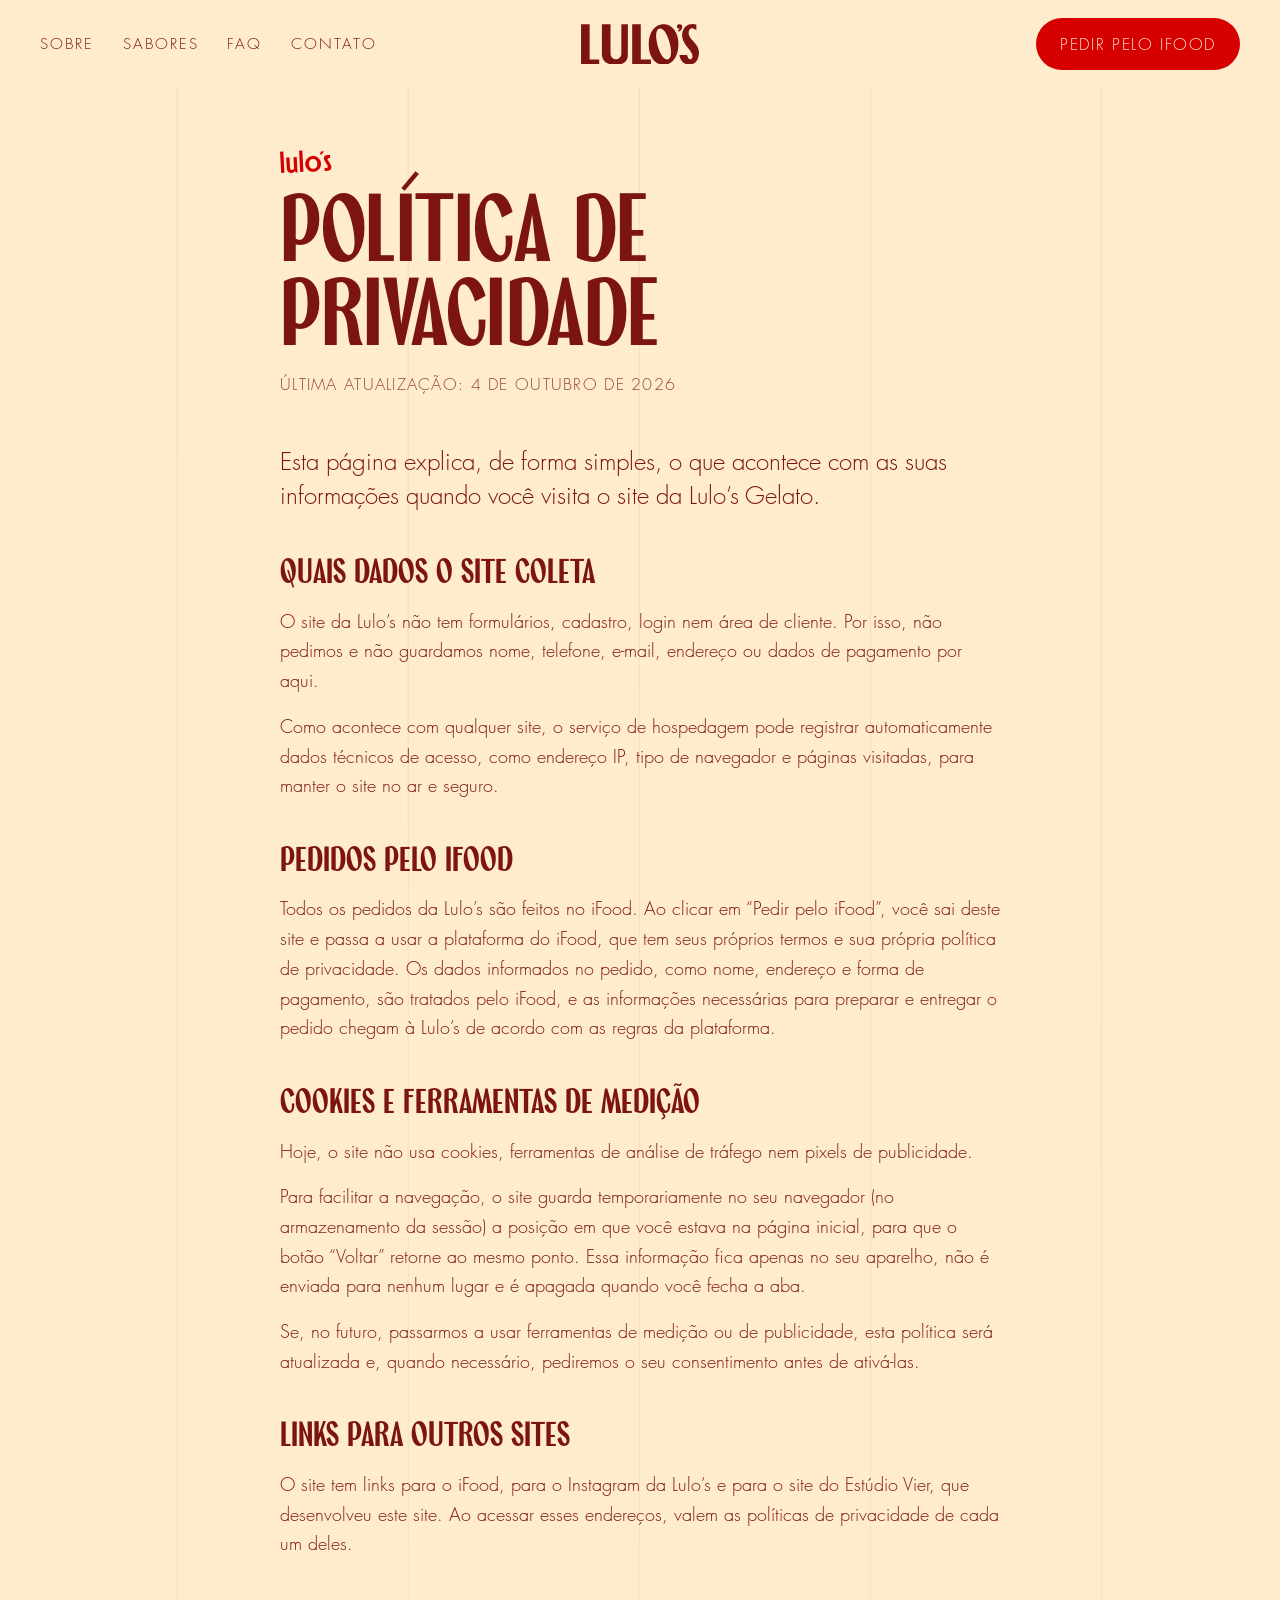
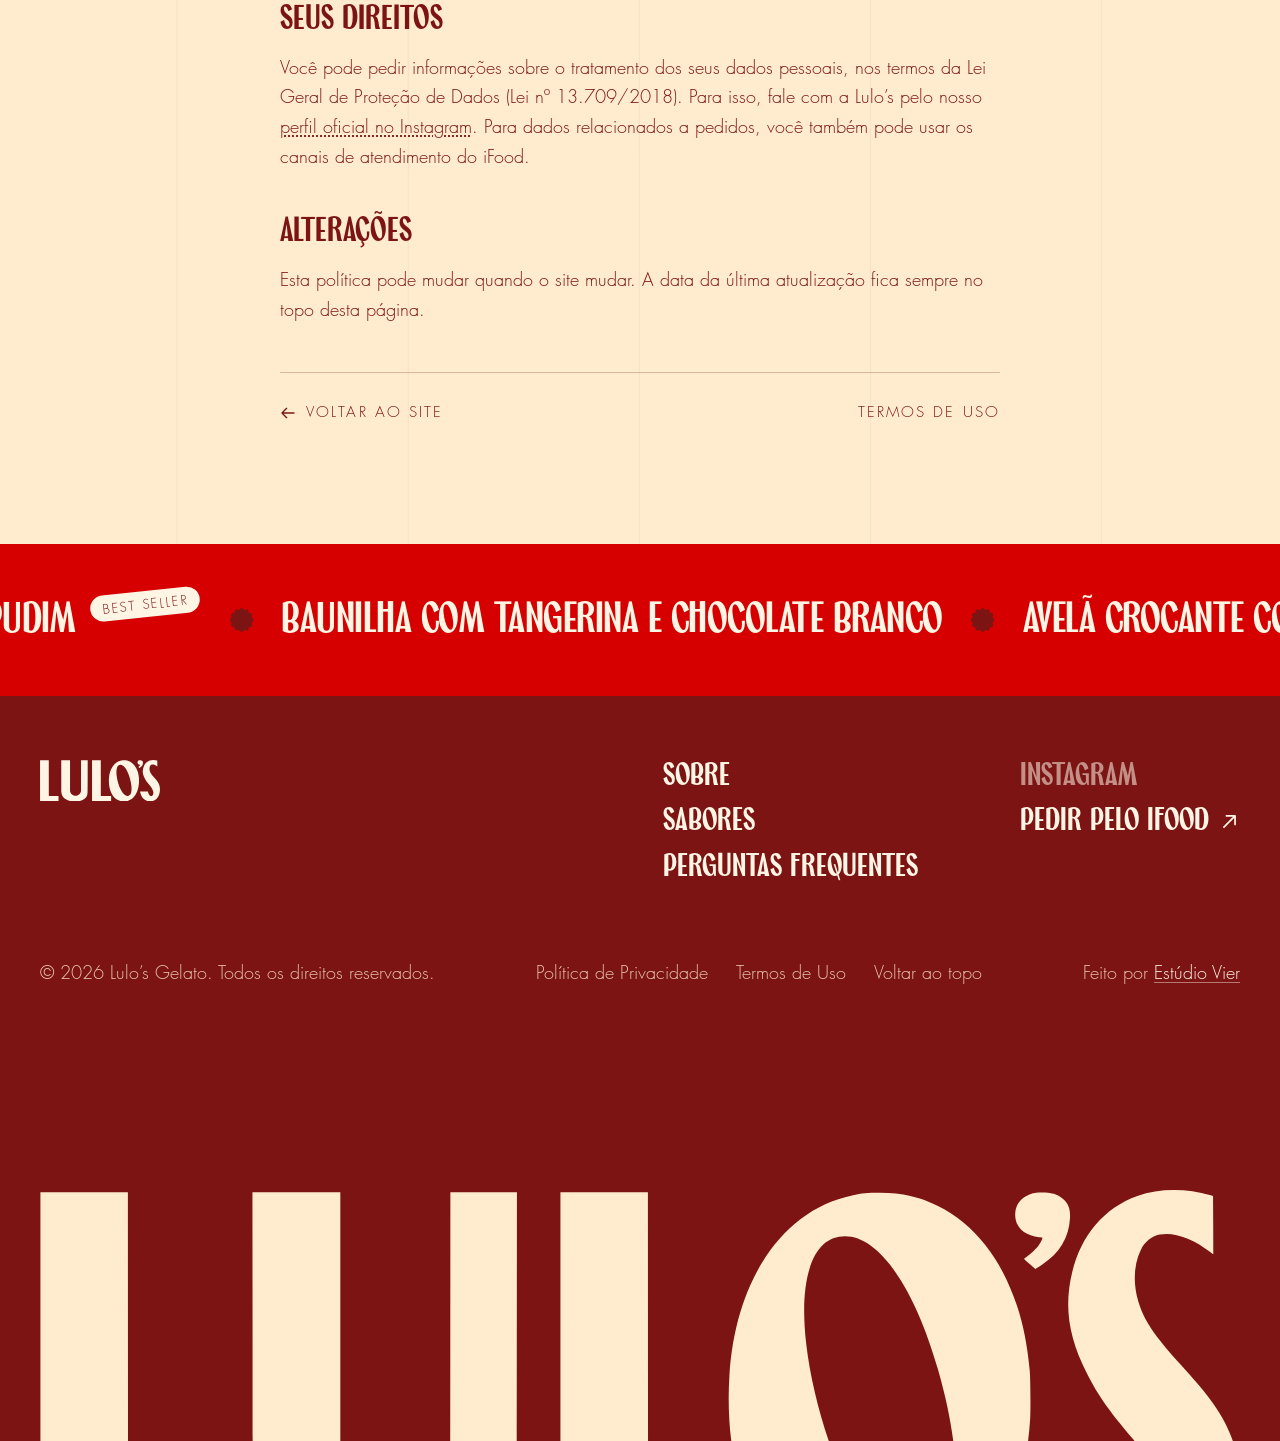
<file: politica-de-privacidade/index.html>
<!doctype html>
<html lang="pt-BR">
<head>
<meta charset="utf-8">
<meta name="viewport" content="width=device-width, initial-scale=1">
<base href="../">
<title>Política de Privacidade — Lulo’s Gelato</title>
<meta name="description" content="Como o site da Lulo’s Gelato trata as informações de quem o visita.">
<link rel="icon" href="assets/img/ui/favicon.svg" type="image/svg+xml">
<link rel="icon" href="assets/img/ui/favicon-32.png" sizes="32x32" type="image/png">
<link rel="apple-touch-icon" href="assets/img/ui/apple-touch-icon.png">
<meta name="theme-color" content="#7C1414">
<link rel="preload" href="assets/fonts/marcione-bold.woff2" as="font" type="font/woff2" crossorigin>
<link rel="preload" as="image" type="image/avif" imagesrcset="assets/img/fotos/hero-pote-colheres-640.avif 640w, assets/img/fotos/hero-pote-colheres-1000.avif 1000w, assets/img/fotos/hero-pote-colheres-1400.avif 1400w, assets/img/fotos/hero-pote-colheres-2000.avif 2000w" imagesizes="100vw" fetchpriority="high">
<link rel="stylesheet" href="css/tokens.css?v=20261012b">
<link rel="stylesheet" href="css/base.css?v=20261012b">
<link rel="stylesheet" href="css/components.css?v=20261012b">
<link rel="stylesheet" href="css/sections.css?v=20261012b">
<link rel="stylesheet" href="css/legal.css?v=20261012b">
<script>document.documentElement.classList.add('js');</script>
</head>
<body>
<svg class="sr-only" aria-hidden="true" focusable="false" xmlns="http://www.w3.org/2000/svg">
<symbol id="i-star" viewBox="0 0 20 20"><path d="M 18.293 6.518 C 18.214 6.327 18.081 6.165 17.91 6.05 C 17.738 5.936 17.537 5.875 17.331 5.875 L 12.914 5.875 L 10.96 1.314 C 10.88 1.126 10.747 0.966 10.576 0.854 C 10.406 0.742 10.206 0.682 10.002 0.682 C 9.798 0.682 9.599 0.742 9.428 0.854 C 9.258 0.966 9.124 1.126 9.044 1.314 L 7.091 5.875 L 2.675 5.875 C 2.469 5.875 2.267 5.936 2.096 6.051 C 1.925 6.165 1.791 6.328 1.712 6.518 C 1.633 6.709 1.613 6.918 1.653 7.12 C 1.693 7.322 1.792 7.508 1.938 7.654 L 5.144 10.859 L 3.801 16.235 C 3.751 16.433 3.761 16.642 3.829 16.834 C 3.897 17.027 4.02 17.195 4.182 17.318 C 4.345 17.441 4.54 17.514 4.744 17.527 C 4.948 17.54 5.151 17.493 5.328 17.392 L 10.003 14.72 L 14.679 17.393 C 14.856 17.494 15.059 17.541 15.263 17.528 C 15.466 17.514 15.662 17.442 15.824 17.318 C 15.987 17.195 16.11 17.026 16.177 16.834 C 16.245 16.642 16.255 16.433 16.206 16.235 L 14.862 10.859 L 18.067 7.654 C 18.213 7.508 18.313 7.323 18.353 7.12 C 18.393 6.918 18.372 6.708 18.293 6.518 Z" fill="currentColor"/></symbol>
<symbol id="i-arrow-right" viewBox="0 0 16 16"><path d="M 12.388 7.333 L 8.859 3.805 C 8.599 3.545 8.599 3.122 8.859 2.862 C 9.119 2.602 9.542 2.602 9.802 2.862 L 14.469 7.529 C 14.729 7.789 14.729 8.211 14.469 8.471 L 9.802 13.138 C 9.542 13.398 9.119 13.398 8.859 13.138 C 8.599 12.878 8.599 12.455 8.859 12.195 L 12.388 8.667 L 1.997 8.667 C 1.629 8.667 1.331 8.368 1.331 8 C 1.331 7.632 1.629 7.333 1.997 7.333 Z" fill="currentColor"/></symbol>
<symbol id="i-badge" viewBox="0 0 96 95"><path d="M 96 47.5 C 96 50.717 93.401 52.995 91.1 54.998 C 89.875 56.086 88.353 57.402 88.135 58.238 C 87.884 59.153 88.547 61.146 89.097 62.737 C 90.07 65.587 91.158 68.793 89.601 71.506 C 88.009 74.242 84.632 74.894 81.667 75.489 C 80.053 75.81 78.016 76.211 77.374 76.852 C 76.734 77.493 76.333 79.508 76.012 81.145 C 75.429 84.121 74.764 87.486 72.028 89.078 C 69.659 90.44 66.282 89.593 63.271 88.586 C 61.531 87.99 59.596 87.384 58.761 87.612 C 57.937 87.818 56.609 89.352 55.532 90.589 C 53.518 92.878 51.24 95.488 48.011 95.488 C 44.795 95.488 42.494 92.878 40.49 90.577 C 39.426 89.33 38.098 87.818 37.273 87.589 C 36.415 87.384 34.537 87.979 32.809 88.551 C 29.672 89.627 26.364 90.44 24.006 89.078 C 21.258 87.475 20.594 84.109 20.022 81.145 C 19.69 79.508 19.301 77.493 18.66 76.852 C 18.019 76.211 15.981 75.81 14.344 75.489 C 11.379 74.894 8.013 74.242 6.434 71.506 C 4.865 68.793 5.953 65.576 6.937 62.737 C 7.464 61.123 8.139 59.153 7.899 58.238 C 7.67 57.413 6.159 56.074 4.911 54.998 C 2.61 52.995 0 50.717 0 47.5 C 0 44.26 2.61 41.982 4.911 39.967 C 6.159 38.891 7.67 37.563 7.899 36.739 C 8.139 35.823 7.464 33.854 6.937 32.263 C 5.953 29.401 4.865 26.184 6.434 23.471 C 8.013 20.735 11.379 20.071 14.367 19.488 C 15.981 19.167 18.019 18.766 18.66 18.125 C 19.301 17.484 19.69 15.458 20.022 13.832 C 20.594 10.867 21.258 7.502 24.006 5.899 C 26.364 4.537 29.741 5.373 32.763 6.426 C 34.412 6.975 36.449 7.594 37.273 7.387 C 38.098 7.17 39.426 5.624 40.49 4.4 C 42.494 2.099 44.795 -0.5 48.011 -0.5 C 51.24 -0.5 53.518 2.11 55.532 4.4 C 56.609 5.624 57.937 7.158 58.761 7.387 C 59.573 7.582 61.6 6.975 63.271 6.426 C 66.328 5.373 69.659 4.537 72.028 5.899 C 74.764 7.502 75.429 10.867 76.012 13.832 C 76.333 15.458 76.734 17.484 77.374 18.125 C 78.016 18.766 80.053 19.167 81.667 19.488 C 84.632 20.071 88.009 20.735 89.589 23.471 C 91.158 26.196 90.059 29.401 89.097 32.252 C 88.547 33.831 87.884 35.823 88.135 36.739 C 88.353 37.563 89.875 38.891 91.1 39.967 C 93.424 41.982 96.023 44.26 96 47.5 Z" fill="currentColor"/></symbol>
<symbol id="i-stars" viewBox="0 0 136 24"><g><path d="M 0 24 L 0 0 L 24 0 L 24 24 Z" fill="transparent"/><path d="M 23.937 9.206 C 23.78 8.72 23.349 8.375 22.839 8.329 L 15.912 7.7 L 13.173 1.289 C 12.971 0.819 12.511 0.515 12 0.515 C 11.489 0.515 11.029 0.819 10.827 1.29 L 8.088 7.7 L 1.16 8.329 C 0.651 8.376 0.221 8.72 0.063 9.206 C -0.095 9.692 0.051 10.226 0.436 10.562 L 5.672 15.153 L 4.128 21.955 C 4.015 22.455 4.209 22.972 4.624 23.272 C 4.847 23.433 5.108 23.515 5.371 23.515 C 5.598 23.515 5.823 23.454 6.025 23.333 L 12 19.762 L 17.973 23.333 C 18.41 23.596 18.961 23.572 19.375 23.272 C 19.79 22.971 19.984 22.454 19.871 21.955 L 18.327 15.153 L 23.563 10.562 C 23.948 10.226 24.096 9.693 23.937 9.206 Z" fill="currentColor"/></g><g transform="translate(28 0.515)"><path d="M 0 51.485 L 0 27.485 L 24 27.485 L 24 51.485 Z" fill="transparent"/><path d="M 23.937 8.691 C 23.78 8.205 23.349 7.86 22.839 7.814 L 15.912 7.185 L 13.173 0.774 C 12.971 0.304 12.511 0 12 0 C 11.489 0 11.029 0.304 10.827 0.775 L 8.088 7.185 L 1.16 7.814 C 0.651 7.861 0.221 8.205 0.063 8.691 C -0.095 9.177 0.051 9.71 0.436 10.046 L 5.672 14.638 L 4.128 21.44 C 4.015 21.94 4.209 22.457 4.624 22.757 C 4.847 22.918 5.108 23 5.371 23 C 5.598 23 5.823 22.939 6.025 22.818 L 12 19.247 L 17.973 22.818 C 18.41 23.081 18.961 23.057 19.375 22.757 C 19.79 22.456 19.984 21.939 19.871 21.44 L 18.327 14.638 L 23.563 10.047 C 23.948 9.71 24.096 9.178 23.937 8.691 Z" fill="currentColor"/></g><g transform="translate(56 0.515)"><path d="M 0 79.485 L 0 55.485 L 24 55.485 L 24 79.485 Z" fill="transparent"/><path d="M 23.937 8.691 C 23.78 8.205 23.349 7.86 22.839 7.814 L 15.912 7.185 L 13.173 0.774 C 12.971 0.304 12.511 0 12 0 C 11.489 0 11.029 0.304 10.827 0.775 L 8.088 7.185 L 1.16 7.814 C 0.651 7.861 0.221 8.205 0.063 8.691 C -0.095 9.177 0.051 9.71 0.436 10.046 L 5.672 14.638 L 4.128 21.44 C 4.015 21.94 4.209 22.457 4.624 22.757 C 4.847 22.918 5.108 23 5.371 23 C 5.598 23 5.823 22.939 6.025 22.818 L 12 19.247 L 17.973 22.818 C 18.41 23.081 18.961 23.057 19.375 22.757 C 19.79 22.456 19.984 21.939 19.871 21.44 L 18.327 14.638 L 23.563 10.047 C 23.948 9.71 24.096 9.178 23.937 8.691 Z" fill="currentColor"/></g><g transform="translate(84 0.515)"><path d="M 0 107.485 L 0 83.485 L 24 83.485 L 24 107.485 Z" fill="transparent"/><path d="M 23.937 8.691 C 23.78 8.205 23.349 7.86 22.839 7.814 L 15.912 7.185 L 13.173 0.774 C 12.971 0.304 12.511 0 12 0 C 11.489 0 11.029 0.304 10.827 0.775 L 8.088 7.185 L 1.16 7.814 C 0.651 7.861 0.221 8.205 0.063 8.691 C -0.095 9.177 0.051 9.71 0.436 10.046 L 5.672 14.638 L 4.128 21.44 C 4.015 21.94 4.209 22.457 4.624 22.757 C 4.847 22.918 5.108 23 5.371 23 C 5.598 23 5.823 22.939 6.025 22.818 L 12 19.247 L 17.973 22.818 C 18.41 23.081 18.961 23.057 19.375 22.757 C 19.79 22.456 19.984 21.939 19.871 21.44 L 18.327 14.638 L 23.563 10.047 C 23.948 9.71 24.095 9.178 23.937 8.691 Z" fill="currentColor"/></g><g transform="translate(112 0.515)"><path d="M 0 135.485 L 0 111.485 L 24 111.485 L 24 135.485 Z" fill="transparent"/><path d="M 23.937 8.691 C 23.78 8.205 23.349 7.86 22.839 7.814 L 15.912 7.185 L 13.173 0.774 C 12.971 0.304 12.511 0 12 0 C 11.489 0 11.029 0.304 10.827 0.775 L 8.088 7.185 L 1.16 7.814 C 0.651 7.861 0.221 8.205 0.063 8.691 C -0.095 9.177 0.051 9.71 0.436 10.046 L 5.672 14.638 L 4.128 21.44 C 4.015 21.94 4.209 22.457 4.624 22.757 C 4.847 22.918 5.108 23 5.371 23 C 5.598 23 5.823 22.939 6.025 22.818 L 12 19.247 L 17.973 22.818 C 18.41 23.081 18.961 23.057 19.375 22.757 C 19.79 22.456 19.984 21.939 19.871 21.44 L 18.327 14.638 L 23.563 10.047 C 23.948 9.71 24.095 9.178 23.937 8.691 Z" fill="currentColor"/></g></symbol>
<symbol id="i-arrow-up" viewBox="0 0 32 32"><path d="M 14.669 7.218 L 7.611 14.276 C 7.091 14.796 6.246 14.796 5.726 14.276 C 5.206 13.756 5.206 12.91 5.726 12.39 L 15.059 3.057 C 15.579 2.536 16.425 2.536 16.945 3.057 L 26.278 12.39 C 26.798 12.91 26.798 13.756 26.278 14.276 C 25.758 14.796 24.913 14.796 24.393 14.276 L 17.335 7.218 L 17.335 28 C 17.335 28.736 16.738 29.333 16.002 29.333 C 15.266 29.333 14.669 28.736 14.669 28 Z" fill="currentColor"/></symbol>
<symbol id="i-lulos" viewBox="4 4 2813 973"><path fill="currentColor" fill-rule="evenodd" d="M796.5,976.4C731.1,973.0 677.1,960.4 631.5,938.0C558.3,902.1 516.5,845.3 504.3,765.0C502.7,754.2 502.6,729.8 502.3,381.2L502.0,9.0L605.0,9.0L708.0,9.0L708.0,367.3C708.0,764.5 707.5,733.3 714.5,754.7C730.0,801.6 768.7,835.3 816.4,843.6C829.9,846.0 854.2,845.1 867.0,841.7C915.4,829.0 949.5,794.5 962.8,744.6L965.5,734.5L965.8,371.8L966.0,9.0L1044.0,9.0L1122.0,9.0L1121.7,391.2C1121.4,808.8 1121.8,777.5 1116.0,804.5C1096.3,895.0 1021.4,954.3 905.3,971.5C878.4,975.5 824.8,977.9 796.5,976.4ZM1950.0,976.3C1922.0,974.6 1886.2,966.6 1860.0,956.3C1697.7,892.4 1604.5,691.6 1620.1,439.5C1634.0,214.1 1745.2,50.7 1907.6,16.7C1930.8,11.8 1943.5,10.6 1972.5,10.6C2025.1,10.6 2065.1,19.7 2109.0,41.6C2194.0,84.2 2257.2,163.8 2294.1,275.0C2309.2,320.8 2318.2,366.2 2324.1,427.5C2325.8,445.1 2326.4,518.2 2325.1,540.3C2316.2,687.0 2269.5,807.5 2191.5,885.5C2126.2,950.8 2043.2,982.0 1950.0,976.3ZM2571.0,971.3C2546.0,968.9 2524.1,964.7 2505.2,958.5C2430.4,933.9 2381.0,875.9 2358.5,786.0C2354.9,771.7 2350.0,747.4 2350.0,744.0C2350.0,742.0 2350.8,742.0 2441.5,742.0L2532.9,742.0L2534.0,746.2C2549.9,808.9 2572.7,842.1 2603.5,847.2C2623.0,850.4 2641.8,838.7 2652.6,816.5C2669.1,782.5 2665.1,745.2 2639.5,693.5C2623.3,660.8 2604.3,633.7 2564.5,586.2C2506.9,517.5 2483.5,484.0 2458.0,433.5C2414.6,347.7 2404.3,276.7 2423.6,197.0C2445.0,109.0 2499.4,45.3 2576.5,18.0C2627.1,0.1 2690.1,-0.5 2748.1,16.4L2753.8,18.1L2754.2,86.3C2754.4,123.8 2754.5,154.6 2754.4,154.8C2754.3,155.0 2750.6,152.3 2746.3,148.9C2706.8,117.4 2660.6,101.5 2628.7,108.6C2609.3,112.9 2593.8,125.6 2584.2,145.0C2568.1,177.9 2565.9,222.9 2578.5,264.5C2592.2,309.9 2613.7,341.8 2680.9,416.3C2721.6,461.6 2738.1,481.3 2753.2,503.1C2787.9,553.0 2805.0,593.8 2813.3,647.0C2816.2,665.8 2816.4,714.4 2813.7,735.5C2795.3,875.9 2723.3,960.6 2613.5,971.0C2603.3,971.9 2579.2,972.1 2571.0,971.3ZM85.7,964.3L5.0,964.0L5.0,486.5L5.0,9.0L107.5,9.0L210.0,9.0L210.2,428.2L210.5,847.5L324.2,847.8L438.0,848.0L438.0,906.5L438.0,965.0L302.2,964.8C227.6,964.6 130.2,964.4 85.7,964.3ZM1311.8,964.3L1224.0,964.0L1224.0,486.5L1224.0,9.0L1326.5,9.0L1429.0,9.0L1429.2,428.2L1429.5,847.5L1550.2,847.8L1671.0,848.0L1671.0,906.5L1671.0,965.0L1535.2,964.8C1460.6,964.6 1360.0,964.4 1311.8,964.3ZM2069.7,847.4C2084.9,844.3 2095.5,838.5 2107.1,827.0C2128.2,806.1 2141.2,772.8 2147.7,723.5C2150.2,703.8 2150.3,642.4 2147.7,617.0C2141.7,557.6 2128.9,493.9 2108.9,424.3C2053.9,232.0 1970.7,112.8 1891.5,112.7C1851.6,112.6 1822.9,138.9 1807.5,189.6C1794.4,232.7 1791.8,293.5 1800.1,364.5C1812.7,473.5 1851.0,606.6 1896.0,697.5C1949.0,804.7 2012.3,859.3 2069.7,847.4ZM2325.4,178.9C2307.6,163.8 2308.6,166.1 2317.2,160.4C2326.3,154.3 2339.8,141.5 2345.7,133.2C2349.6,127.8 2354.0,118.7 2354.0,116.1C2354.0,115.6 2350.4,114.9 2346.0,114.6C2311.7,111.6 2290.0,91.2 2290.0,62.0C2290.0,37.3 2304.8,19.5 2331.5,11.8C2338.3,9.9 2341.8,9.6 2354.5,9.6C2377.6,9.8 2390.7,14.2 2403.6,26.2C2415.3,37.2 2419.7,50.0 2418.5,69.9C2415.9,116.2 2394.9,151.3 2352.9,179.5C2348.3,182.6 2342.9,186.0 2340.9,187.1L2337.2,188.9L2325.4,178.9Z"/></symbol>
<symbol id="i-flower" viewBox="0 0 24 24"><path d="M24 12.0014C24 12.8057 23.3503 13.3753 22.7751 13.8762C22.4688 14.1481 22.0882 14.4773 22.0338 14.6862C21.9709 14.9151 22.1369 15.4132 22.2742 15.8111C22.5175 16.5238 22.7894 17.3252 22.4002 18.0035C22.0024 18.6876 21.1581 18.8507 20.4168 18.9996C20.0133 19.0797 19.5039 19.1799 19.3436 19.3402C19.1834 19.5005 19.0832 20.0043 19.0031 20.4136C18.8571 21.1577 18.6911 21.9992 18.0071 22.3971C17.4147 22.7377 16.5704 22.5259 15.8178 22.2741C15.3828 22.1252 14.8991 21.9735 14.6902 22.0307C14.4841 22.0822 14.1521 22.4658 13.8831 22.7749C13.3794 23.3474 12.8099 24 12.0028 24C11.1987 24 10.6234 23.3474 10.1226 22.7721C9.85641 22.4601 9.52442 22.0822 9.31837 22.025C9.10373 21.9735 8.63437 22.1223 8.20222 22.2655C7.41806 22.5345 6.59097 22.7377 6.00141 22.3971C5.31457 21.9964 5.14857 21.1549 5.00548 20.4136C4.92249 20.0043 4.82517 19.5005 4.66491 19.3402C4.50464 19.1799 3.99523 19.0797 3.58596 18.9996C2.84474 18.8507 2.00334 18.6876 1.60839 18.0035C1.21631 17.3252 1.4882 16.5209 1.73432 15.8111C1.86597 15.4075 2.03481 14.9151 1.97471 14.6862C1.91748 14.4801 1.53971 14.1452 1.22775 13.8762C0.652506 13.3753 0 12.8057 0 12.0014C0 11.1914 0.652506 10.6218 1.22775 10.118C1.53971 9.84898 1.91748 9.51698 1.97471 9.31091C2.03481 9.08192 1.86597 8.58962 1.73432 8.19176C1.4882 7.4762 1.21631 6.67192 1.60839 5.99354C2.00334 5.30949 2.84474 5.14346 3.59169 4.99748C3.99523 4.91733 4.50464 4.81716 4.66491 4.65689C4.82517 4.49658 4.92249 3.98996 5.00548 3.58354C5.14857 2.8422 5.31457 2.00071 6.00141 1.59999C6.59097 1.25936 7.43523 1.46834 8.19078 1.73168C8.6029 1.86906 9.11231 2.02363 9.31837 1.9721C9.52442 1.91769 9.85641 1.5313 10.1226 1.22505C10.6234 0.649737 11.1987 0 12.0028 0C12.8099 0 13.3794 0.652602 13.8831 1.22505C14.1521 1.5313 14.4841 1.91483 14.6902 1.9721C14.8934 2.02077 15.3999 1.86906 15.8178 1.73168C16.5819 1.46834 17.4147 1.25936 18.0071 1.59999C18.6911 2.00071 18.8571 2.8422 19.0031 3.58354C19.0832 3.98996 19.1834 4.49658 19.3436 4.65689C19.5039 4.81716 20.0133 4.91733 20.4168 4.99748C21.1581 5.14346 22.0024 5.30949 22.3973 5.99354C22.7894 6.67479 22.5146 7.4762 22.2742 8.1889C22.1369 8.58389 21.9709 9.08192 22.0338 9.31091C22.0882 9.51698 22.4688 9.84898 22.7751 10.118C23.356 10.6218 24.0057 11.1914 24 12.0014Z" fill="currentColor"/></symbol>
<symbol id="i-cross" viewBox="0 0 20 20"><path d="M4.164 4.167 15.83 15.833M4.17 15.833 15.836 4.167" fill="none" stroke="currentColor" stroke-width="2" stroke-linecap="round" stroke-linejoin="round"/></symbol>
<symbol id="i-menu" viewBox="0 0 24 24"><path d="M3 6h18M3 12h18M3 18h18" fill="none" stroke="currentColor" stroke-width="2" stroke-linecap="round"/></symbol>
<symbol id="i-close" viewBox="0 0 24 24"><path d="M18 6 6 18M6 6l12 12" fill="none" stroke="currentColor" stroke-width="2" stroke-linecap="round"/></symbol>
</svg>

<header class="nav" data-nav>
  <nav class="nav__inner" aria-label="Principal">
    <div class="nav__links t-nav">
      <a href="./#sobre">Sobre</a>
      <a href="./#sabores">Sabores</a>
      <a href="./#faq">FAQ</a>
      <a href="contato/">Contato</a>
    </div>
    <div class="nav__brand">
      <a class="nav__logo" href="./" aria-label="Lulo's Gelato — início"><svg aria-hidden="true"><use href="#i-lulos"/></svg></a>
      <button class="nav__toggle" type="button" aria-label="Abrir menu" aria-expanded="false" data-nav-toggle>
        <svg class="i-menu"><use href="#i-menu"/></svg>
        <svg class="i-close"><use href="#i-close"/></svg>
      </button>
    </div>
    <div class="nav__cta">
      <a class="btn-primary" href="https://www.ifood.com.br/delivery/curitiba-pr/lulos-gelato-vila-izabel/eab49cfd-b926-47e3-b847-c1823b3fb209?utm_medium=shar" target="_blank" rel="noopener noreferrer" data-ifood="cabecalho" data-roll>Pedir pelo iFood</a>
    </div>
  </nav>
</header>

<div class="page" id="top">
  <div class="page__bg" aria-hidden="true"><img src="assets/img/ui/page-bg.svg" alt=""></div>
  <main class="legal-page">
<!--
  Conteúdo da página /politica-de-privacidade (gerada por tools/build_pages.py).
  Baseado no funcionamento real do site em 04/10/2026: sem formulários, sem contas de usuário,
  sem cookies, sem ferramentas de análise e sem pixels de publicidade; fontes, imagens e vídeos
  servidos pelo próprio site. Se alguma ferramenta for adicionada, esta página precisa ser revista.
-->
<article class="legal">
  <header class="legal__head">
    <p class="legal__kicker t-detail">lulo’s</p>
    <h1 class="legal__title">Política de Privacidade</h1>
    <p class="legal__date t-label">Última atualização: 4 de outubro de 2026</p>
  </header>

  <div class="legal__body t-body">
    <p class="legal__lead">Esta página explica, de forma simples, o que acontece com as suas informações quando você visita o site da Lulo’s Gelato.</p>

    <h2>Quais dados o site coleta</h2>
    <p>O site da Lulo’s não tem formulários, cadastro, login nem área de cliente. Por isso, não pedimos e não guardamos nome, telefone, e-mail, endereço ou dados de pagamento por aqui.</p>
    <p>Como acontece com qualquer site, o serviço de hospedagem pode registrar automaticamente dados técnicos de acesso, como endereço IP, tipo de navegador e páginas visitadas, para manter o site no ar e seguro.</p>

    <h2>Pedidos pelo iFood</h2>
    <p>Todos os pedidos da Lulo’s são feitos no iFood. Ao clicar em “Pedir pelo iFood”, você sai deste site e passa a usar a plataforma do iFood, que tem seus próprios termos e sua própria política de privacidade. Os dados informados no pedido, como nome, endereço e forma de pagamento, são tratados pelo iFood, e as informações necessárias para preparar e entregar o pedido chegam à Lulo’s de acordo com as regras da plataforma.</p>

    <h2>Cookies e ferramentas de medição</h2>
    <p>Hoje, o site não usa cookies, ferramentas de análise de tráfego nem pixels de publicidade.</p>
    <p>Para facilitar a navegação, o site guarda temporariamente no seu navegador (no armazenamento da sessão) a posição em que você estava na página inicial, para que o botão “Voltar” retorne ao mesmo ponto. Essa informação fica apenas no seu aparelho, não é enviada para nenhum lugar e é apagada quando você fecha a aba.</p>
    <p>Se, no futuro, passarmos a usar ferramentas de medição ou de publicidade, esta política será atualizada e, quando necessário, pediremos o seu consentimento antes de ativá-las.</p>

    <h2>Links para outros sites</h2>
    <p>O site tem links para o iFood, para o Instagram da Lulo’s e para o site do Estúdio Vier, que desenvolveu este site. Ao acessar esses endereços, valem as políticas de privacidade de cada um deles.</p>

    <h2>Seus direitos</h2>
    <p>Você pode pedir informações sobre o tratamento dos seus dados pessoais, nos termos da Lei Geral de Proteção de Dados (Lei nº 13.709/2018). Para isso, fale com a Lulo’s pelo nosso <a href="#" data-instagram>perfil oficial no Instagram</a>. Para dados relacionados a pedidos, você também pode usar os canais de atendimento do iFood.</p>

    <h2>Alterações</h2>
    <p>Esta política pode mudar quando o site mudar. A data da última atualização fica sempre no topo desta página.</p>
  </div>

  <nav class="legal__nav" aria-label="Navegação">
    <a class="legal__back t-nav" href="./"><svg aria-hidden="true"><use href="#i-arrow-right"/></svg> Voltar ao site</a>
    <a class="t-nav" href="termos-de-uso/">Termos de Uso</a>
  </nav>
</article>

  </main>

  <!-- ============================== FOOTER -->
  <footer class="footer">
    <!-- Sabores atuais (faixa animada). As cópias criadas para o loop recebem aria-hidden no JS;
         com movimento reduzido a faixa fica parada e rolável à mão (data-static-scroll). -->
    <div class="ticker footer-ticker" data-ticker data-speed="60" data-hover-factor="0.5" data-static-scroll role="region" aria-label="Sabores atuais da Lulo’s">
      <div class="footer-ticker__item">
        <ul class="footer-ticker__row">
          <li class="footer-ticker__flavor"><span class="t-h2">Pudim</span><span class="footer-ticker__seal">Best seller</span><svg class="footer-ticker__sep" aria-hidden="true"><use href="#i-flower"/></svg></li>
          <li class="footer-ticker__flavor"><span class="t-h2">Baunilha com Tangerina e Chocolate Branco</span><svg class="footer-ticker__sep" aria-hidden="true"><use href="#i-flower"/></svg></li>
          <li class="footer-ticker__flavor"><span class="t-h2">Avelã Crocante com Chocolate Branco</span><svg class="footer-ticker__sep" aria-hidden="true"><use href="#i-flower"/></svg></li>
          <li class="footer-ticker__flavor"><span class="t-h2">Mousse de Maracujá</span><svg class="footer-ticker__sep" aria-hidden="true"><use href="#i-flower"/></svg></li>
          <li class="footer-ticker__flavor"><span class="t-h2">Alfajor</span><svg class="footer-ticker__sep" aria-hidden="true"><use href="#i-flower"/></svg></li>
          <li class="footer-ticker__flavor"><span class="t-h2">Brigadeiro</span><svg class="footer-ticker__sep" aria-hidden="true"><use href="#i-flower"/></svg></li>
          <li class="footer-ticker__flavor"><span class="t-h2">Puro Pistache</span><svg class="footer-ticker__sep" aria-hidden="true"><use href="#i-flower"/></svg></li>
          <li class="footer-ticker__flavor"><span class="t-h2">Café com Caramelo</span><svg class="footer-ticker__sep" aria-hidden="true"><use href="#i-flower"/></svg></li>
          <li class="footer-ticker__flavor"><span class="t-h2">Iogurte Grego com Amarena</span><svg class="footer-ticker__sep" aria-hidden="true"><use href="#i-flower"/></svg></li>
          <li class="footer-ticker__flavor"><span class="t-h2">Chocolate com Brownie</span><svg class="footer-ticker__sep" aria-hidden="true"><use href="#i-flower"/></svg></li>
          <li class="footer-ticker__flavor"><span class="t-h2">Sorbet de Melancia com Framboesa</span><svg class="footer-ticker__sep" aria-hidden="true"><use href="#i-flower"/></svg></li>
        </ul>
      </div>
    </div>

    <div class="footer__content">
      <div class="footer__main">
        <a class="footer__logo" href="./" aria-label="Lulo’s Gelato — início">
          <svg class="footer__logo-lulos" aria-hidden="true"><use href="#i-lulos"/></svg>
        </a>
        <nav class="footer__nav" aria-label="Rodapé">
          <ul class="footer__col">
            <li><a class="t-h4" href="./#sobre">Sobre</a></li>
            <li><a class="t-h4" href="./#sabores">Sabores</a></li>
            <li><a class="t-h4" href="./#faq">Perguntas frequentes</a></li>
          </ul>
          <ul class="footer__col">
            <li><a class="t-h4" href="#" data-instagram>Instagram</a></li>
            <li><a class="t-h4 footer__order" href="https://www.ifood.com.br/delivery/curitiba-pr/lulos-gelato-vila-izabel/eab49cfd-b926-47e3-b847-c1823b3fb209?utm_medium=shar" target="_blank" rel="noopener noreferrer" data-ifood="rodape">Pedir pelo iFood <svg aria-hidden="true"><use href="#i-arrow-right"/></svg></a></li>
          </ul>
        </nav>
      </div>

      <div class="footer__credit">
        <div class="footer__line" data-line><span></span></div>
        <div class="footer__credit-row t-foot">
          <p class="footer__copy">© <span data-year>2026</span> Lulo’s Gelato. Todos os direitos reservados.</p>
          <ul class="footer__legal">
            <li><a href="politica-de-privacidade/">Política de Privacidade</a></li>
            <li><a href="termos-de-uso/">Termos de Uso</a></li>
            <li><a href="#top" data-back-top>Voltar ao topo</a></li>
          </ul>
          <p class="footer__made">Feito por <a href="https://www.estudiovier.com.br" target="_blank" rel="noopener noreferrer" data-vier>Estúdio Vier</a></p>
        </div>
      </div>
    </div>

    <div class="footer__wordmark" data-footer-wordmark>
      <svg class="footer__wordmark-logo" aria-label="Lulo's"><use href="#i-lulos"/></svg>
    </div>
  </footer>
</div>

<script type="module" src="js/page.js"></script>
</body>
</html>
</file>
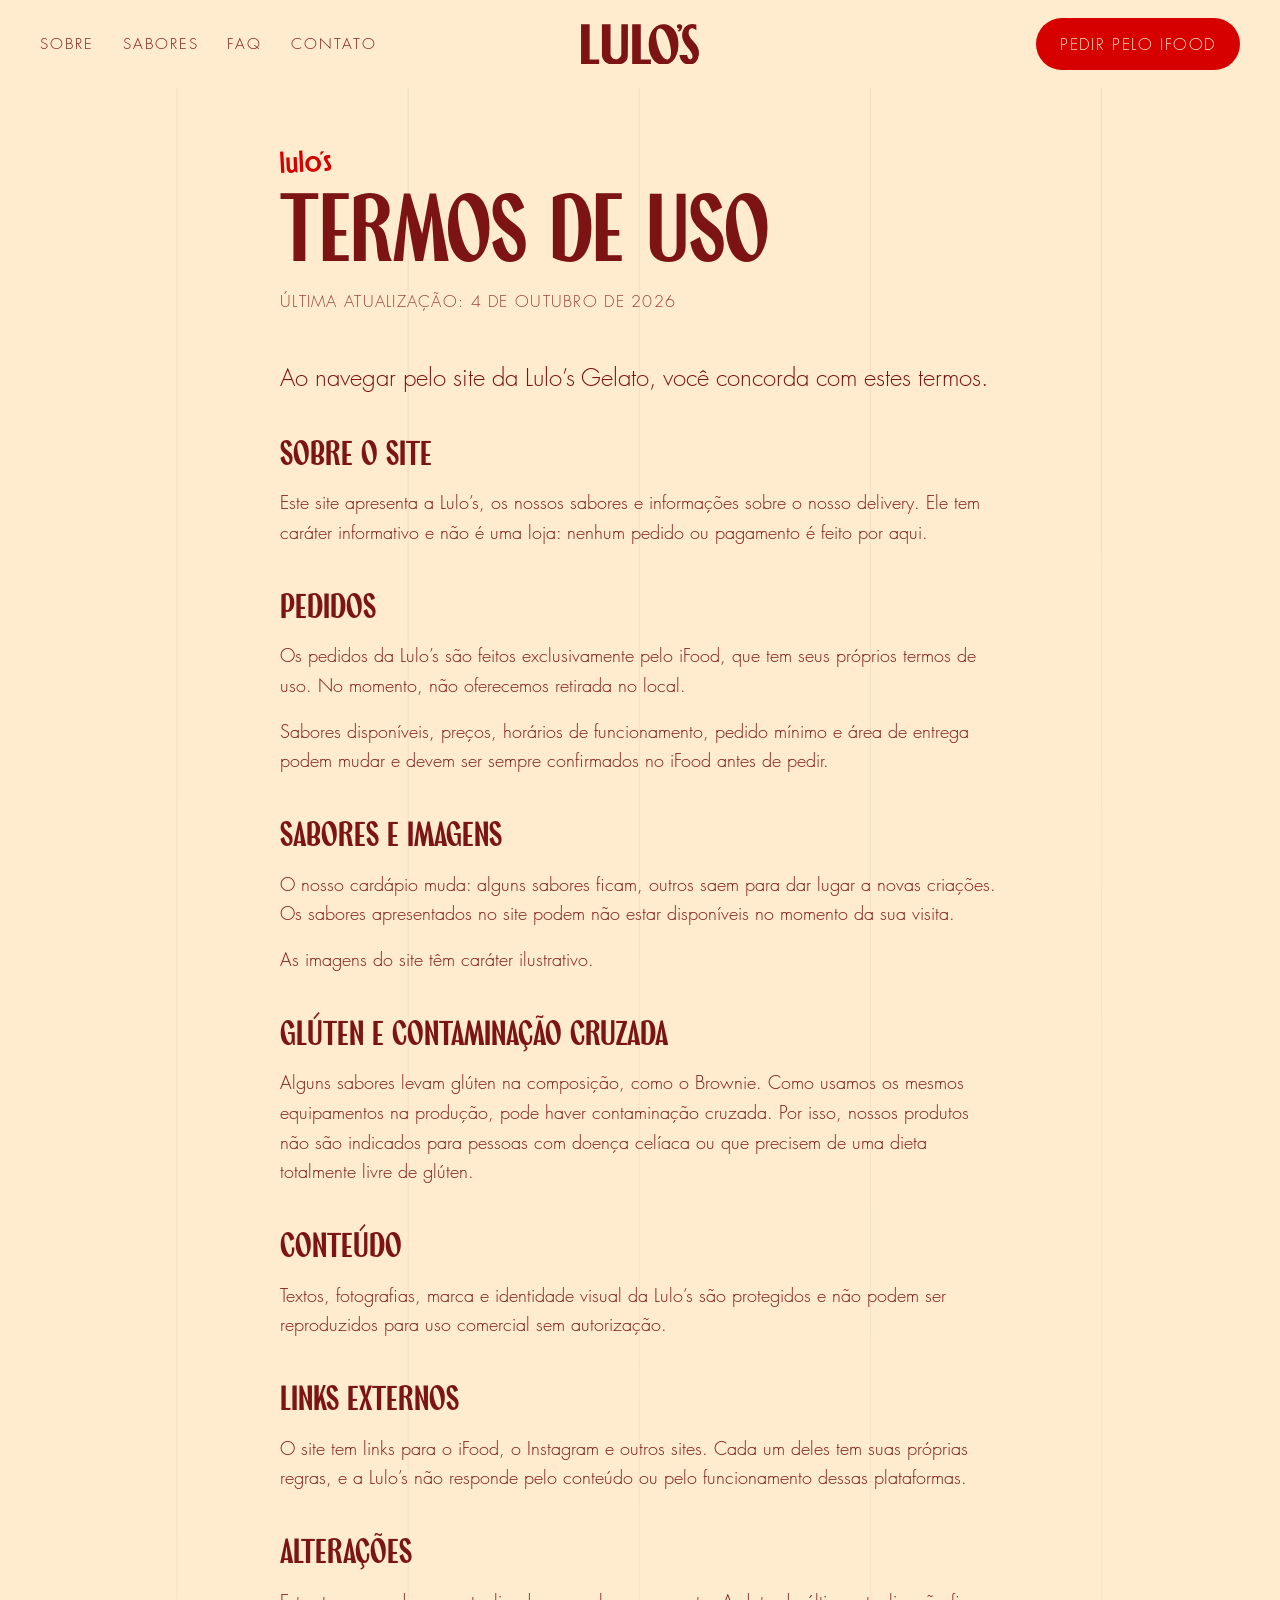
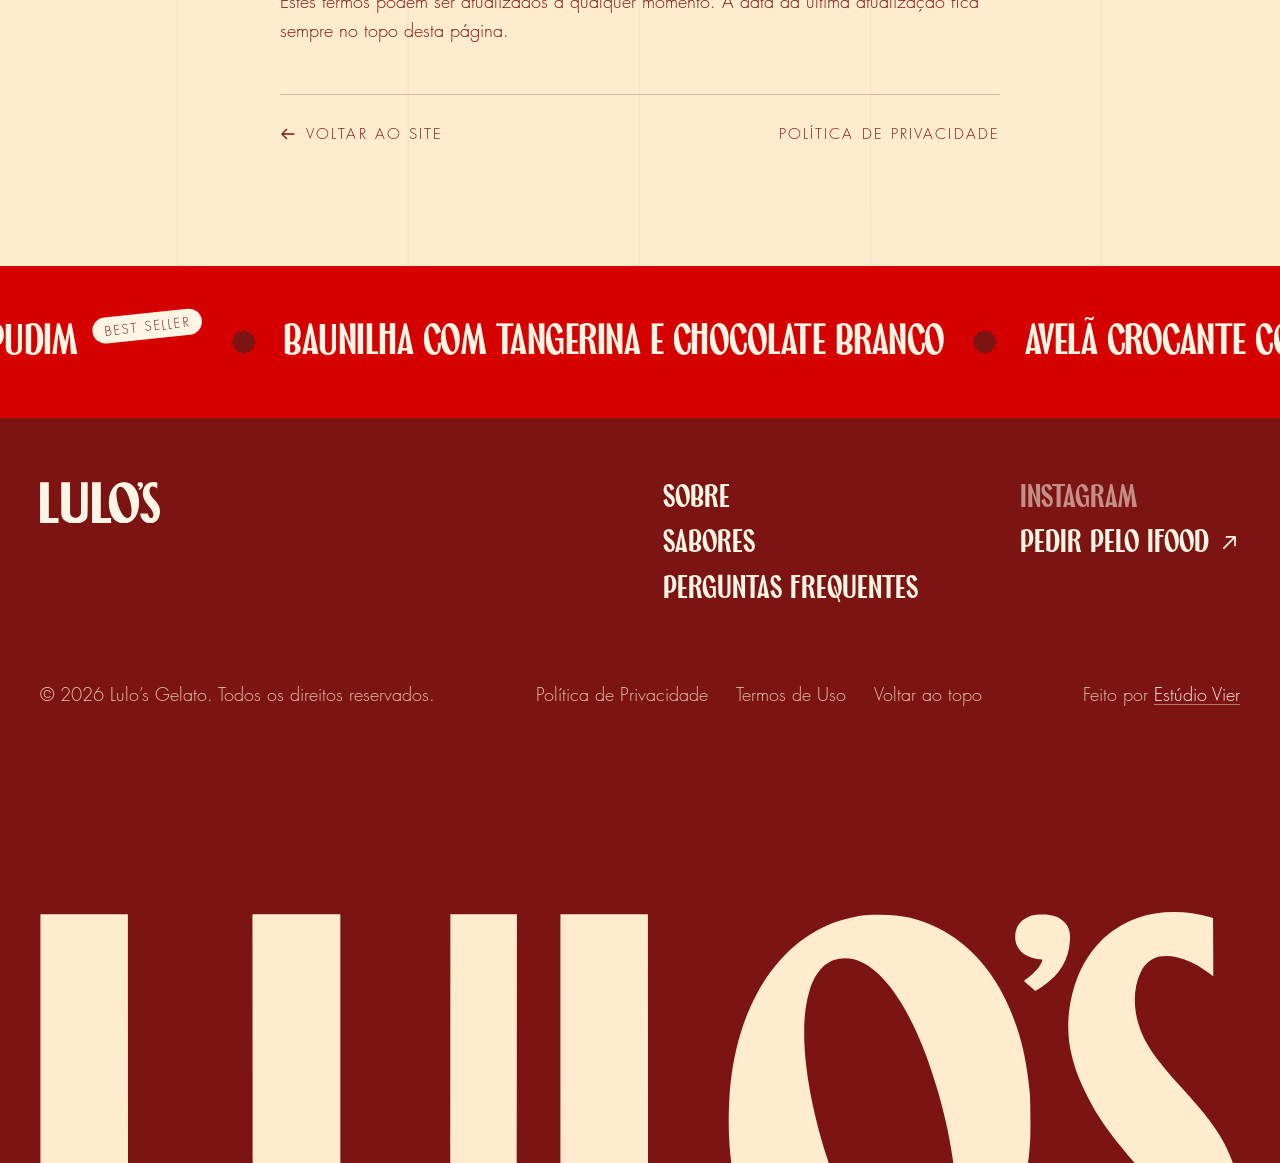
<file: termos-de-uso/index.html>
<!doctype html>
<html lang="pt-BR">
<head>
<meta charset="utf-8">
<meta name="viewport" content="width=device-width, initial-scale=1">
<base href="../">
<title>Termos de Uso — Lulo’s Gelato</title>
<meta name="description" content="Condições de uso do site da Lulo’s Gelato.">
<link rel="icon" href="assets/img/ui/favicon.svg" type="image/svg+xml">
<link rel="icon" href="assets/img/ui/favicon-32.png" sizes="32x32" type="image/png">
<link rel="apple-touch-icon" href="assets/img/ui/apple-touch-icon.png">
<meta name="theme-color" content="#7C1414">
<link rel="preload" href="assets/fonts/marcione-bold.woff2" as="font" type="font/woff2" crossorigin>
<link rel="preload" as="image" type="image/avif" imagesrcset="assets/img/fotos/hero-pote-colheres-640.avif 640w, assets/img/fotos/hero-pote-colheres-1000.avif 1000w, assets/img/fotos/hero-pote-colheres-1400.avif 1400w, assets/img/fotos/hero-pote-colheres-2000.avif 2000w" imagesizes="100vw" fetchpriority="high">
<link rel="stylesheet" href="css/tokens.css?v=20261012b">
<link rel="stylesheet" href="css/base.css?v=20261012b">
<link rel="stylesheet" href="css/components.css?v=20261012b">
<link rel="stylesheet" href="css/sections.css?v=20261012b">
<link rel="stylesheet" href="css/legal.css?v=20261012b">
<script>document.documentElement.classList.add('js');</script>
</head>
<body>
<svg class="sr-only" aria-hidden="true" focusable="false" xmlns="http://www.w3.org/2000/svg">
<symbol id="i-star" viewBox="0 0 20 20"><path d="M 18.293 6.518 C 18.214 6.327 18.081 6.165 17.91 6.05 C 17.738 5.936 17.537 5.875 17.331 5.875 L 12.914 5.875 L 10.96 1.314 C 10.88 1.126 10.747 0.966 10.576 0.854 C 10.406 0.742 10.206 0.682 10.002 0.682 C 9.798 0.682 9.599 0.742 9.428 0.854 C 9.258 0.966 9.124 1.126 9.044 1.314 L 7.091 5.875 L 2.675 5.875 C 2.469 5.875 2.267 5.936 2.096 6.051 C 1.925 6.165 1.791 6.328 1.712 6.518 C 1.633 6.709 1.613 6.918 1.653 7.12 C 1.693 7.322 1.792 7.508 1.938 7.654 L 5.144 10.859 L 3.801 16.235 C 3.751 16.433 3.761 16.642 3.829 16.834 C 3.897 17.027 4.02 17.195 4.182 17.318 C 4.345 17.441 4.54 17.514 4.744 17.527 C 4.948 17.54 5.151 17.493 5.328 17.392 L 10.003 14.72 L 14.679 17.393 C 14.856 17.494 15.059 17.541 15.263 17.528 C 15.466 17.514 15.662 17.442 15.824 17.318 C 15.987 17.195 16.11 17.026 16.177 16.834 C 16.245 16.642 16.255 16.433 16.206 16.235 L 14.862 10.859 L 18.067 7.654 C 18.213 7.508 18.313 7.323 18.353 7.12 C 18.393 6.918 18.372 6.708 18.293 6.518 Z" fill="currentColor"/></symbol>
<symbol id="i-arrow-right" viewBox="0 0 16 16"><path d="M 12.388 7.333 L 8.859 3.805 C 8.599 3.545 8.599 3.122 8.859 2.862 C 9.119 2.602 9.542 2.602 9.802 2.862 L 14.469 7.529 C 14.729 7.789 14.729 8.211 14.469 8.471 L 9.802 13.138 C 9.542 13.398 9.119 13.398 8.859 13.138 C 8.599 12.878 8.599 12.455 8.859 12.195 L 12.388 8.667 L 1.997 8.667 C 1.629 8.667 1.331 8.368 1.331 8 C 1.331 7.632 1.629 7.333 1.997 7.333 Z" fill="currentColor"/></symbol>
<symbol id="i-badge" viewBox="0 0 96 95"><path d="M 96 47.5 C 96 50.717 93.401 52.995 91.1 54.998 C 89.875 56.086 88.353 57.402 88.135 58.238 C 87.884 59.153 88.547 61.146 89.097 62.737 C 90.07 65.587 91.158 68.793 89.601 71.506 C 88.009 74.242 84.632 74.894 81.667 75.489 C 80.053 75.81 78.016 76.211 77.374 76.852 C 76.734 77.493 76.333 79.508 76.012 81.145 C 75.429 84.121 74.764 87.486 72.028 89.078 C 69.659 90.44 66.282 89.593 63.271 88.586 C 61.531 87.99 59.596 87.384 58.761 87.612 C 57.937 87.818 56.609 89.352 55.532 90.589 C 53.518 92.878 51.24 95.488 48.011 95.488 C 44.795 95.488 42.494 92.878 40.49 90.577 C 39.426 89.33 38.098 87.818 37.273 87.589 C 36.415 87.384 34.537 87.979 32.809 88.551 C 29.672 89.627 26.364 90.44 24.006 89.078 C 21.258 87.475 20.594 84.109 20.022 81.145 C 19.69 79.508 19.301 77.493 18.66 76.852 C 18.019 76.211 15.981 75.81 14.344 75.489 C 11.379 74.894 8.013 74.242 6.434 71.506 C 4.865 68.793 5.953 65.576 6.937 62.737 C 7.464 61.123 8.139 59.153 7.899 58.238 C 7.67 57.413 6.159 56.074 4.911 54.998 C 2.61 52.995 0 50.717 0 47.5 C 0 44.26 2.61 41.982 4.911 39.967 C 6.159 38.891 7.67 37.563 7.899 36.739 C 8.139 35.823 7.464 33.854 6.937 32.263 C 5.953 29.401 4.865 26.184 6.434 23.471 C 8.013 20.735 11.379 20.071 14.367 19.488 C 15.981 19.167 18.019 18.766 18.66 18.125 C 19.301 17.484 19.69 15.458 20.022 13.832 C 20.594 10.867 21.258 7.502 24.006 5.899 C 26.364 4.537 29.741 5.373 32.763 6.426 C 34.412 6.975 36.449 7.594 37.273 7.387 C 38.098 7.17 39.426 5.624 40.49 4.4 C 42.494 2.099 44.795 -0.5 48.011 -0.5 C 51.24 -0.5 53.518 2.11 55.532 4.4 C 56.609 5.624 57.937 7.158 58.761 7.387 C 59.573 7.582 61.6 6.975 63.271 6.426 C 66.328 5.373 69.659 4.537 72.028 5.899 C 74.764 7.502 75.429 10.867 76.012 13.832 C 76.333 15.458 76.734 17.484 77.374 18.125 C 78.016 18.766 80.053 19.167 81.667 19.488 C 84.632 20.071 88.009 20.735 89.589 23.471 C 91.158 26.196 90.059 29.401 89.097 32.252 C 88.547 33.831 87.884 35.823 88.135 36.739 C 88.353 37.563 89.875 38.891 91.1 39.967 C 93.424 41.982 96.023 44.26 96 47.5 Z" fill="currentColor"/></symbol>
<symbol id="i-stars" viewBox="0 0 136 24"><g><path d="M 0 24 L 0 0 L 24 0 L 24 24 Z" fill="transparent"/><path d="M 23.937 9.206 C 23.78 8.72 23.349 8.375 22.839 8.329 L 15.912 7.7 L 13.173 1.289 C 12.971 0.819 12.511 0.515 12 0.515 C 11.489 0.515 11.029 0.819 10.827 1.29 L 8.088 7.7 L 1.16 8.329 C 0.651 8.376 0.221 8.72 0.063 9.206 C -0.095 9.692 0.051 10.226 0.436 10.562 L 5.672 15.153 L 4.128 21.955 C 4.015 22.455 4.209 22.972 4.624 23.272 C 4.847 23.433 5.108 23.515 5.371 23.515 C 5.598 23.515 5.823 23.454 6.025 23.333 L 12 19.762 L 17.973 23.333 C 18.41 23.596 18.961 23.572 19.375 23.272 C 19.79 22.971 19.984 22.454 19.871 21.955 L 18.327 15.153 L 23.563 10.562 C 23.948 10.226 24.096 9.693 23.937 9.206 Z" fill="currentColor"/></g><g transform="translate(28 0.515)"><path d="M 0 51.485 L 0 27.485 L 24 27.485 L 24 51.485 Z" fill="transparent"/><path d="M 23.937 8.691 C 23.78 8.205 23.349 7.86 22.839 7.814 L 15.912 7.185 L 13.173 0.774 C 12.971 0.304 12.511 0 12 0 C 11.489 0 11.029 0.304 10.827 0.775 L 8.088 7.185 L 1.16 7.814 C 0.651 7.861 0.221 8.205 0.063 8.691 C -0.095 9.177 0.051 9.71 0.436 10.046 L 5.672 14.638 L 4.128 21.44 C 4.015 21.94 4.209 22.457 4.624 22.757 C 4.847 22.918 5.108 23 5.371 23 C 5.598 23 5.823 22.939 6.025 22.818 L 12 19.247 L 17.973 22.818 C 18.41 23.081 18.961 23.057 19.375 22.757 C 19.79 22.456 19.984 21.939 19.871 21.44 L 18.327 14.638 L 23.563 10.047 C 23.948 9.71 24.096 9.178 23.937 8.691 Z" fill="currentColor"/></g><g transform="translate(56 0.515)"><path d="M 0 79.485 L 0 55.485 L 24 55.485 L 24 79.485 Z" fill="transparent"/><path d="M 23.937 8.691 C 23.78 8.205 23.349 7.86 22.839 7.814 L 15.912 7.185 L 13.173 0.774 C 12.971 0.304 12.511 0 12 0 C 11.489 0 11.029 0.304 10.827 0.775 L 8.088 7.185 L 1.16 7.814 C 0.651 7.861 0.221 8.205 0.063 8.691 C -0.095 9.177 0.051 9.71 0.436 10.046 L 5.672 14.638 L 4.128 21.44 C 4.015 21.94 4.209 22.457 4.624 22.757 C 4.847 22.918 5.108 23 5.371 23 C 5.598 23 5.823 22.939 6.025 22.818 L 12 19.247 L 17.973 22.818 C 18.41 23.081 18.961 23.057 19.375 22.757 C 19.79 22.456 19.984 21.939 19.871 21.44 L 18.327 14.638 L 23.563 10.047 C 23.948 9.71 24.096 9.178 23.937 8.691 Z" fill="currentColor"/></g><g transform="translate(84 0.515)"><path d="M 0 107.485 L 0 83.485 L 24 83.485 L 24 107.485 Z" fill="transparent"/><path d="M 23.937 8.691 C 23.78 8.205 23.349 7.86 22.839 7.814 L 15.912 7.185 L 13.173 0.774 C 12.971 0.304 12.511 0 12 0 C 11.489 0 11.029 0.304 10.827 0.775 L 8.088 7.185 L 1.16 7.814 C 0.651 7.861 0.221 8.205 0.063 8.691 C -0.095 9.177 0.051 9.71 0.436 10.046 L 5.672 14.638 L 4.128 21.44 C 4.015 21.94 4.209 22.457 4.624 22.757 C 4.847 22.918 5.108 23 5.371 23 C 5.598 23 5.823 22.939 6.025 22.818 L 12 19.247 L 17.973 22.818 C 18.41 23.081 18.961 23.057 19.375 22.757 C 19.79 22.456 19.984 21.939 19.871 21.44 L 18.327 14.638 L 23.563 10.047 C 23.948 9.71 24.095 9.178 23.937 8.691 Z" fill="currentColor"/></g><g transform="translate(112 0.515)"><path d="M 0 135.485 L 0 111.485 L 24 111.485 L 24 135.485 Z" fill="transparent"/><path d="M 23.937 8.691 C 23.78 8.205 23.349 7.86 22.839 7.814 L 15.912 7.185 L 13.173 0.774 C 12.971 0.304 12.511 0 12 0 C 11.489 0 11.029 0.304 10.827 0.775 L 8.088 7.185 L 1.16 7.814 C 0.651 7.861 0.221 8.205 0.063 8.691 C -0.095 9.177 0.051 9.71 0.436 10.046 L 5.672 14.638 L 4.128 21.44 C 4.015 21.94 4.209 22.457 4.624 22.757 C 4.847 22.918 5.108 23 5.371 23 C 5.598 23 5.823 22.939 6.025 22.818 L 12 19.247 L 17.973 22.818 C 18.41 23.081 18.961 23.057 19.375 22.757 C 19.79 22.456 19.984 21.939 19.871 21.44 L 18.327 14.638 L 23.563 10.047 C 23.948 9.71 24.095 9.178 23.937 8.691 Z" fill="currentColor"/></g></symbol>
<symbol id="i-arrow-up" viewBox="0 0 32 32"><path d="M 14.669 7.218 L 7.611 14.276 C 7.091 14.796 6.246 14.796 5.726 14.276 C 5.206 13.756 5.206 12.91 5.726 12.39 L 15.059 3.057 C 15.579 2.536 16.425 2.536 16.945 3.057 L 26.278 12.39 C 26.798 12.91 26.798 13.756 26.278 14.276 C 25.758 14.796 24.913 14.796 24.393 14.276 L 17.335 7.218 L 17.335 28 C 17.335 28.736 16.738 29.333 16.002 29.333 C 15.266 29.333 14.669 28.736 14.669 28 Z" fill="currentColor"/></symbol>
<symbol id="i-lulos" viewBox="4 4 2813 973"><path fill="currentColor" fill-rule="evenodd" d="M796.5,976.4C731.1,973.0 677.1,960.4 631.5,938.0C558.3,902.1 516.5,845.3 504.3,765.0C502.7,754.2 502.6,729.8 502.3,381.2L502.0,9.0L605.0,9.0L708.0,9.0L708.0,367.3C708.0,764.5 707.5,733.3 714.5,754.7C730.0,801.6 768.7,835.3 816.4,843.6C829.9,846.0 854.2,845.1 867.0,841.7C915.4,829.0 949.5,794.5 962.8,744.6L965.5,734.5L965.8,371.8L966.0,9.0L1044.0,9.0L1122.0,9.0L1121.7,391.2C1121.4,808.8 1121.8,777.5 1116.0,804.5C1096.3,895.0 1021.4,954.3 905.3,971.5C878.4,975.5 824.8,977.9 796.5,976.4ZM1950.0,976.3C1922.0,974.6 1886.2,966.6 1860.0,956.3C1697.7,892.4 1604.5,691.6 1620.1,439.5C1634.0,214.1 1745.2,50.7 1907.6,16.7C1930.8,11.8 1943.5,10.6 1972.5,10.6C2025.1,10.6 2065.1,19.7 2109.0,41.6C2194.0,84.2 2257.2,163.8 2294.1,275.0C2309.2,320.8 2318.2,366.2 2324.1,427.5C2325.8,445.1 2326.4,518.2 2325.1,540.3C2316.2,687.0 2269.5,807.5 2191.5,885.5C2126.2,950.8 2043.2,982.0 1950.0,976.3ZM2571.0,971.3C2546.0,968.9 2524.1,964.7 2505.2,958.5C2430.4,933.9 2381.0,875.9 2358.5,786.0C2354.9,771.7 2350.0,747.4 2350.0,744.0C2350.0,742.0 2350.8,742.0 2441.5,742.0L2532.9,742.0L2534.0,746.2C2549.9,808.9 2572.7,842.1 2603.5,847.2C2623.0,850.4 2641.8,838.7 2652.6,816.5C2669.1,782.5 2665.1,745.2 2639.5,693.5C2623.3,660.8 2604.3,633.7 2564.5,586.2C2506.9,517.5 2483.5,484.0 2458.0,433.5C2414.6,347.7 2404.3,276.7 2423.6,197.0C2445.0,109.0 2499.4,45.3 2576.5,18.0C2627.1,0.1 2690.1,-0.5 2748.1,16.4L2753.8,18.1L2754.2,86.3C2754.4,123.8 2754.5,154.6 2754.4,154.8C2754.3,155.0 2750.6,152.3 2746.3,148.9C2706.8,117.4 2660.6,101.5 2628.7,108.6C2609.3,112.9 2593.8,125.6 2584.2,145.0C2568.1,177.9 2565.9,222.9 2578.5,264.5C2592.2,309.9 2613.7,341.8 2680.9,416.3C2721.6,461.6 2738.1,481.3 2753.2,503.1C2787.9,553.0 2805.0,593.8 2813.3,647.0C2816.2,665.8 2816.4,714.4 2813.7,735.5C2795.3,875.9 2723.3,960.6 2613.5,971.0C2603.3,971.9 2579.2,972.1 2571.0,971.3ZM85.7,964.3L5.0,964.0L5.0,486.5L5.0,9.0L107.5,9.0L210.0,9.0L210.2,428.2L210.5,847.5L324.2,847.8L438.0,848.0L438.0,906.5L438.0,965.0L302.2,964.8C227.6,964.6 130.2,964.4 85.7,964.3ZM1311.8,964.3L1224.0,964.0L1224.0,486.5L1224.0,9.0L1326.5,9.0L1429.0,9.0L1429.2,428.2L1429.5,847.5L1550.2,847.8L1671.0,848.0L1671.0,906.5L1671.0,965.0L1535.2,964.8C1460.6,964.6 1360.0,964.4 1311.8,964.3ZM2069.7,847.4C2084.9,844.3 2095.5,838.5 2107.1,827.0C2128.2,806.1 2141.2,772.8 2147.7,723.5C2150.2,703.8 2150.3,642.4 2147.7,617.0C2141.7,557.6 2128.9,493.9 2108.9,424.3C2053.9,232.0 1970.7,112.8 1891.5,112.7C1851.6,112.6 1822.9,138.9 1807.5,189.6C1794.4,232.7 1791.8,293.5 1800.1,364.5C1812.7,473.5 1851.0,606.6 1896.0,697.5C1949.0,804.7 2012.3,859.3 2069.7,847.4ZM2325.4,178.9C2307.6,163.8 2308.6,166.1 2317.2,160.4C2326.3,154.3 2339.8,141.5 2345.7,133.2C2349.6,127.8 2354.0,118.7 2354.0,116.1C2354.0,115.6 2350.4,114.9 2346.0,114.6C2311.7,111.6 2290.0,91.2 2290.0,62.0C2290.0,37.3 2304.8,19.5 2331.5,11.8C2338.3,9.9 2341.8,9.6 2354.5,9.6C2377.6,9.8 2390.7,14.2 2403.6,26.2C2415.3,37.2 2419.7,50.0 2418.5,69.9C2415.9,116.2 2394.9,151.3 2352.9,179.5C2348.3,182.6 2342.9,186.0 2340.9,187.1L2337.2,188.9L2325.4,178.9Z"/></symbol>
<symbol id="i-flower" viewBox="0 0 24 24"><path d="M24 12.0014C24 12.8057 23.3503 13.3753 22.7751 13.8762C22.4688 14.1481 22.0882 14.4773 22.0338 14.6862C21.9709 14.9151 22.1369 15.4132 22.2742 15.8111C22.5175 16.5238 22.7894 17.3252 22.4002 18.0035C22.0024 18.6876 21.1581 18.8507 20.4168 18.9996C20.0133 19.0797 19.5039 19.1799 19.3436 19.3402C19.1834 19.5005 19.0832 20.0043 19.0031 20.4136C18.8571 21.1577 18.6911 21.9992 18.0071 22.3971C17.4147 22.7377 16.5704 22.5259 15.8178 22.2741C15.3828 22.1252 14.8991 21.9735 14.6902 22.0307C14.4841 22.0822 14.1521 22.4658 13.8831 22.7749C13.3794 23.3474 12.8099 24 12.0028 24C11.1987 24 10.6234 23.3474 10.1226 22.7721C9.85641 22.4601 9.52442 22.0822 9.31837 22.025C9.10373 21.9735 8.63437 22.1223 8.20222 22.2655C7.41806 22.5345 6.59097 22.7377 6.00141 22.3971C5.31457 21.9964 5.14857 21.1549 5.00548 20.4136C4.92249 20.0043 4.82517 19.5005 4.66491 19.3402C4.50464 19.1799 3.99523 19.0797 3.58596 18.9996C2.84474 18.8507 2.00334 18.6876 1.60839 18.0035C1.21631 17.3252 1.4882 16.5209 1.73432 15.8111C1.86597 15.4075 2.03481 14.9151 1.97471 14.6862C1.91748 14.4801 1.53971 14.1452 1.22775 13.8762C0.652506 13.3753 0 12.8057 0 12.0014C0 11.1914 0.652506 10.6218 1.22775 10.118C1.53971 9.84898 1.91748 9.51698 1.97471 9.31091C2.03481 9.08192 1.86597 8.58962 1.73432 8.19176C1.4882 7.4762 1.21631 6.67192 1.60839 5.99354C2.00334 5.30949 2.84474 5.14346 3.59169 4.99748C3.99523 4.91733 4.50464 4.81716 4.66491 4.65689C4.82517 4.49658 4.92249 3.98996 5.00548 3.58354C5.14857 2.8422 5.31457 2.00071 6.00141 1.59999C6.59097 1.25936 7.43523 1.46834 8.19078 1.73168C8.6029 1.86906 9.11231 2.02363 9.31837 1.9721C9.52442 1.91769 9.85641 1.5313 10.1226 1.22505C10.6234 0.649737 11.1987 0 12.0028 0C12.8099 0 13.3794 0.652602 13.8831 1.22505C14.1521 1.5313 14.4841 1.91483 14.6902 1.9721C14.8934 2.02077 15.3999 1.86906 15.8178 1.73168C16.5819 1.46834 17.4147 1.25936 18.0071 1.59999C18.6911 2.00071 18.8571 2.8422 19.0031 3.58354C19.0832 3.98996 19.1834 4.49658 19.3436 4.65689C19.5039 4.81716 20.0133 4.91733 20.4168 4.99748C21.1581 5.14346 22.0024 5.30949 22.3973 5.99354C22.7894 6.67479 22.5146 7.4762 22.2742 8.1889C22.1369 8.58389 21.9709 9.08192 22.0338 9.31091C22.0882 9.51698 22.4688 9.84898 22.7751 10.118C23.356 10.6218 24.0057 11.1914 24 12.0014Z" fill="currentColor"/></symbol>
<symbol id="i-cross" viewBox="0 0 20 20"><path d="M4.164 4.167 15.83 15.833M4.17 15.833 15.836 4.167" fill="none" stroke="currentColor" stroke-width="2" stroke-linecap="round" stroke-linejoin="round"/></symbol>
<symbol id="i-menu" viewBox="0 0 24 24"><path d="M3 6h18M3 12h18M3 18h18" fill="none" stroke="currentColor" stroke-width="2" stroke-linecap="round"/></symbol>
<symbol id="i-close" viewBox="0 0 24 24"><path d="M18 6 6 18M6 6l12 12" fill="none" stroke="currentColor" stroke-width="2" stroke-linecap="round"/></symbol>
</svg>

<header class="nav" data-nav>
  <nav class="nav__inner" aria-label="Principal">
    <div class="nav__links t-nav">
      <a href="./#sobre">Sobre</a>
      <a href="./#sabores">Sabores</a>
      <a href="./#faq">FAQ</a>
      <a href="contato/">Contato</a>
    </div>
    <div class="nav__brand">
      <a class="nav__logo" href="./" aria-label="Lulo's Gelato — início"><svg aria-hidden="true"><use href="#i-lulos"/></svg></a>
      <button class="nav__toggle" type="button" aria-label="Abrir menu" aria-expanded="false" data-nav-toggle>
        <svg class="i-menu"><use href="#i-menu"/></svg>
        <svg class="i-close"><use href="#i-close"/></svg>
      </button>
    </div>
    <div class="nav__cta">
      <a class="btn-primary" href="https://www.ifood.com.br/delivery/curitiba-pr/lulos-gelato-vila-izabel/eab49cfd-b926-47e3-b847-c1823b3fb209?utm_medium=shar" target="_blank" rel="noopener noreferrer" data-ifood="cabecalho" data-roll>Pedir pelo iFood</a>
    </div>
  </nav>
</header>

<div class="page" id="top">
  <div class="page__bg" aria-hidden="true"><img src="assets/img/ui/page-bg.svg" alt=""></div>
  <main class="legal-page">
<!-- Conteúdo da página /termos-de-uso (gerada por tools/build_pages.py). -->
<article class="legal">
  <header class="legal__head">
    <p class="legal__kicker t-detail">lulo’s</p>
    <h1 class="legal__title">Termos de Uso</h1>
    <p class="legal__date t-label">Última atualização: 4 de outubro de 2026</p>
  </header>

  <div class="legal__body t-body">
    <p class="legal__lead">Ao navegar pelo site da Lulo’s Gelato, você concorda com estes termos.</p>

    <h2>Sobre o site</h2>
    <p>Este site apresenta a Lulo’s, os nossos sabores e informações sobre o nosso delivery. Ele tem caráter informativo e não é uma loja: nenhum pedido ou pagamento é feito por aqui.</p>

    <h2>Pedidos</h2>
    <p>Os pedidos da Lulo’s são feitos exclusivamente pelo iFood, que tem seus próprios termos de uso. No momento, não oferecemos retirada no local.</p>
    <p>Sabores disponíveis, preços, horários de funcionamento, pedido mínimo e área de entrega podem mudar e devem ser sempre confirmados no iFood antes de pedir.</p>

    <h2>Sabores e imagens</h2>
    <p>O nosso cardápio muda: alguns sabores ficam, outros saem para dar lugar a novas criações. Os sabores apresentados no site podem não estar disponíveis no momento da sua visita.</p>
    <p>As imagens do site têm caráter ilustrativo.</p>

    <h2>Glúten e contaminação cruzada</h2>
    <p>Alguns sabores levam glúten na composição, como o Brownie. Como usamos os mesmos equipamentos na produção, pode haver contaminação cruzada. Por isso, nossos produtos não são indicados para pessoas com doença celíaca ou que precisem de uma dieta totalmente livre de glúten.</p>

    <h2>Conteúdo</h2>
    <p>Textos, fotografias, marca e identidade visual da Lulo’s são protegidos e não podem ser reproduzidos para uso comercial sem autorização.</p>

    <h2>Links externos</h2>
    <p>O site tem links para o iFood, o Instagram e outros sites. Cada um deles tem suas próprias regras, e a Lulo’s não responde pelo conteúdo ou pelo funcionamento dessas plataformas.</p>

    <h2>Alterações</h2>
    <p>Estes termos podem ser atualizados a qualquer momento. A data da última atualização fica sempre no topo desta página.</p>
  </div>

  <nav class="legal__nav" aria-label="Navegação">
    <a class="legal__back t-nav" href="./"><svg aria-hidden="true"><use href="#i-arrow-right"/></svg> Voltar ao site</a>
    <a class="t-nav" href="politica-de-privacidade/">Política de Privacidade</a>
  </nav>
</article>

  </main>

  <!-- ============================== FOOTER -->
  <footer class="footer">
    <!-- Sabores atuais (faixa animada). As cópias criadas para o loop recebem aria-hidden no JS;
         com movimento reduzido a faixa fica parada e rolável à mão (data-static-scroll). -->
    <div class="ticker footer-ticker" data-ticker data-speed="60" data-hover-factor="0.5" data-static-scroll role="region" aria-label="Sabores atuais da Lulo’s">
      <div class="footer-ticker__item">
        <ul class="footer-ticker__row">
          <li class="footer-ticker__flavor"><span class="t-h2">Pudim</span><span class="footer-ticker__seal">Best seller</span><svg class="footer-ticker__sep" aria-hidden="true"><use href="#i-flower"/></svg></li>
          <li class="footer-ticker__flavor"><span class="t-h2">Baunilha com Tangerina e Chocolate Branco</span><svg class="footer-ticker__sep" aria-hidden="true"><use href="#i-flower"/></svg></li>
          <li class="footer-ticker__flavor"><span class="t-h2">Avelã Crocante com Chocolate Branco</span><svg class="footer-ticker__sep" aria-hidden="true"><use href="#i-flower"/></svg></li>
          <li class="footer-ticker__flavor"><span class="t-h2">Mousse de Maracujá</span><svg class="footer-ticker__sep" aria-hidden="true"><use href="#i-flower"/></svg></li>
          <li class="footer-ticker__flavor"><span class="t-h2">Alfajor</span><svg class="footer-ticker__sep" aria-hidden="true"><use href="#i-flower"/></svg></li>
          <li class="footer-ticker__flavor"><span class="t-h2">Brigadeiro</span><svg class="footer-ticker__sep" aria-hidden="true"><use href="#i-flower"/></svg></li>
          <li class="footer-ticker__flavor"><span class="t-h2">Puro Pistache</span><svg class="footer-ticker__sep" aria-hidden="true"><use href="#i-flower"/></svg></li>
          <li class="footer-ticker__flavor"><span class="t-h2">Café com Caramelo</span><svg class="footer-ticker__sep" aria-hidden="true"><use href="#i-flower"/></svg></li>
          <li class="footer-ticker__flavor"><span class="t-h2">Iogurte Grego com Amarena</span><svg class="footer-ticker__sep" aria-hidden="true"><use href="#i-flower"/></svg></li>
          <li class="footer-ticker__flavor"><span class="t-h2">Chocolate com Brownie</span><svg class="footer-ticker__sep" aria-hidden="true"><use href="#i-flower"/></svg></li>
          <li class="footer-ticker__flavor"><span class="t-h2">Sorbet de Melancia com Framboesa</span><svg class="footer-ticker__sep" aria-hidden="true"><use href="#i-flower"/></svg></li>
        </ul>
      </div>
    </div>

    <div class="footer__content">
      <div class="footer__main">
        <a class="footer__logo" href="./" aria-label="Lulo’s Gelato — início">
          <svg class="footer__logo-lulos" aria-hidden="true"><use href="#i-lulos"/></svg>
        </a>
        <nav class="footer__nav" aria-label="Rodapé">
          <ul class="footer__col">
            <li><a class="t-h4" href="./#sobre">Sobre</a></li>
            <li><a class="t-h4" href="./#sabores">Sabores</a></li>
            <li><a class="t-h4" href="./#faq">Perguntas frequentes</a></li>
          </ul>
          <ul class="footer__col">
            <li><a class="t-h4" href="#" data-instagram>Instagram</a></li>
            <li><a class="t-h4 footer__order" href="https://www.ifood.com.br/delivery/curitiba-pr/lulos-gelato-vila-izabel/eab49cfd-b926-47e3-b847-c1823b3fb209?utm_medium=shar" target="_blank" rel="noopener noreferrer" data-ifood="rodape">Pedir pelo iFood <svg aria-hidden="true"><use href="#i-arrow-right"/></svg></a></li>
          </ul>
        </nav>
      </div>

      <div class="footer__credit">
        <div class="footer__line" data-line><span></span></div>
        <div class="footer__credit-row t-foot">
          <p class="footer__copy">© <span data-year>2026</span> Lulo’s Gelato. Todos os direitos reservados.</p>
          <ul class="footer__legal">
            <li><a href="politica-de-privacidade/">Política de Privacidade</a></li>
            <li><a href="termos-de-uso/">Termos de Uso</a></li>
            <li><a href="#top" data-back-top>Voltar ao topo</a></li>
          </ul>
          <p class="footer__made">Feito por <a href="https://www.estudiovier.com.br" target="_blank" rel="noopener noreferrer" data-vier>Estúdio Vier</a></p>
        </div>
      </div>
    </div>

    <div class="footer__wordmark" data-footer-wordmark>
      <svg class="footer__wordmark-logo" aria-label="Lulo's"><use href="#i-lulos"/></svg>
    </div>
  </footer>
</div>

<script type="module" src="js/page.js"></script>
</body>
</html>
</file>
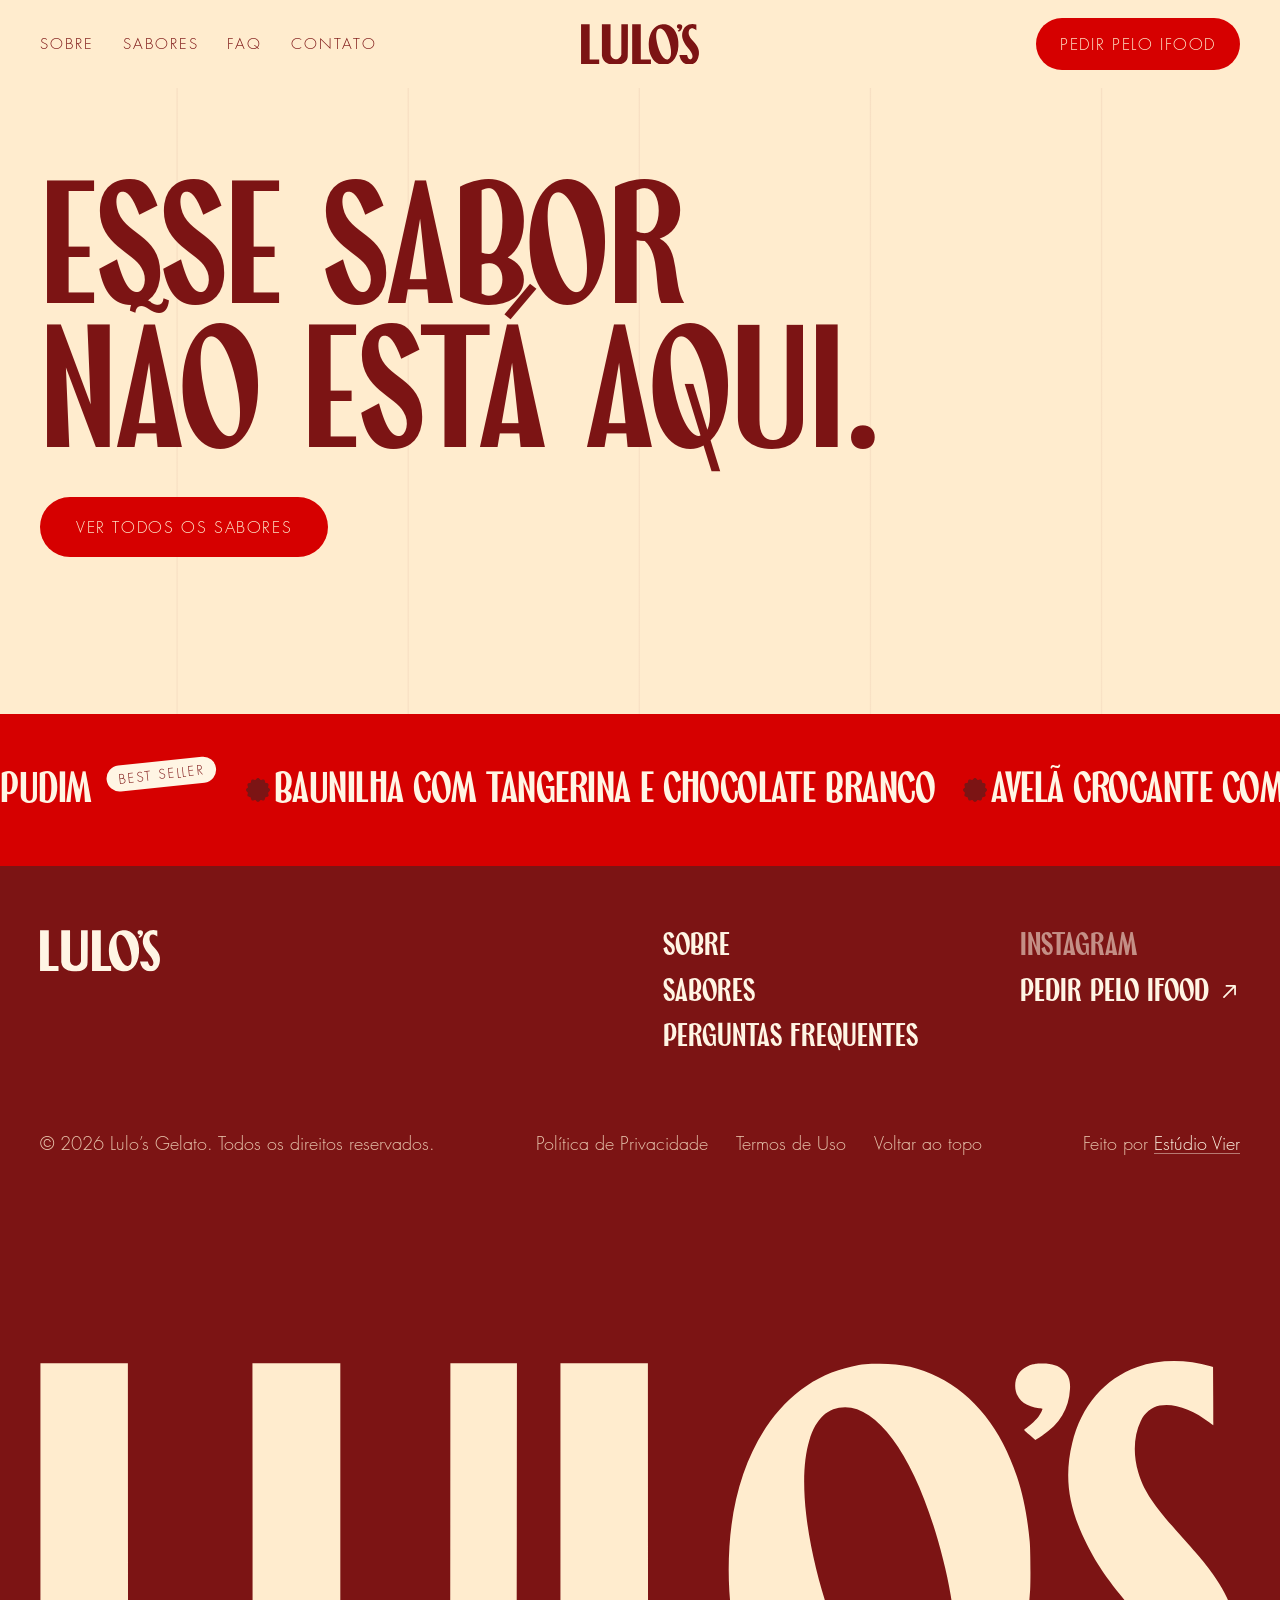
<file: sabor.html>
<!doctype html>
<html lang="pt-BR">
<head>
<meta charset="utf-8">
<meta name="viewport" content="width=device-width, initial-scale=1">
<script>document.documentElement.classList.add('flavor-pending');setTimeout(function(){document.documentElement.classList.remove('flavor-pending')},3000);</script>
<script>if(/\/sabores\/[^/]+\/?$/.test(location.pathname))document.write('<base href="/">');</script>
<title>Sabor — Lulo’s Gelato</title>
<meta name="description" content="Lulo's Gelato — gelato artesanal com delivery em Curitiba.">
<link rel="icon" href="assets/img/ui/favicon.svg" type="image/svg+xml">
<link rel="icon" href="assets/img/ui/favicon-32.png" sizes="32x32" type="image/png">
<link rel="apple-touch-icon" href="assets/img/ui/apple-touch-icon.png">
<meta name="theme-color" content="#7C1414">
<link rel="preload" href="assets/fonts/marcione-bold.woff2" as="font" type="font/woff2" crossorigin>
<link rel="preload" as="image" type="image/avif" imagesrcset="assets/img/fotos/hero-pote-colheres-640.avif 640w, assets/img/fotos/hero-pote-colheres-1000.avif 1000w, assets/img/fotos/hero-pote-colheres-1400.avif 1400w, assets/img/fotos/hero-pote-colheres-2000.avif 2000w" imagesizes="100vw" fetchpriority="high">
<link rel="stylesheet" href="css/tokens.css?v=20261012b">
<link rel="stylesheet" href="css/base.css?v=20261012b">
<link rel="stylesheet" href="css/components.css?v=20261012b">
<link rel="stylesheet" href="css/sections.css?v=20261012b">
<link rel="stylesheet" href="css/flavor.css?v=20261012b">
<script>document.documentElement.classList.add('js');</script>
</head>
<body>
<svg class="sr-only" aria-hidden="true" focusable="false" xmlns="http://www.w3.org/2000/svg">
<symbol id="i-star" viewBox="0 0 20 20"><path d="M 18.293 6.518 C 18.214 6.327 18.081 6.165 17.91 6.05 C 17.738 5.936 17.537 5.875 17.331 5.875 L 12.914 5.875 L 10.96 1.314 C 10.88 1.126 10.747 0.966 10.576 0.854 C 10.406 0.742 10.206 0.682 10.002 0.682 C 9.798 0.682 9.599 0.742 9.428 0.854 C 9.258 0.966 9.124 1.126 9.044 1.314 L 7.091 5.875 L 2.675 5.875 C 2.469 5.875 2.267 5.936 2.096 6.051 C 1.925 6.165 1.791 6.328 1.712 6.518 C 1.633 6.709 1.613 6.918 1.653 7.12 C 1.693 7.322 1.792 7.508 1.938 7.654 L 5.144 10.859 L 3.801 16.235 C 3.751 16.433 3.761 16.642 3.829 16.834 C 3.897 17.027 4.02 17.195 4.182 17.318 C 4.345 17.441 4.54 17.514 4.744 17.527 C 4.948 17.54 5.151 17.493 5.328 17.392 L 10.003 14.72 L 14.679 17.393 C 14.856 17.494 15.059 17.541 15.263 17.528 C 15.466 17.514 15.662 17.442 15.824 17.318 C 15.987 17.195 16.11 17.026 16.177 16.834 C 16.245 16.642 16.255 16.433 16.206 16.235 L 14.862 10.859 L 18.067 7.654 C 18.213 7.508 18.313 7.323 18.353 7.12 C 18.393 6.918 18.372 6.708 18.293 6.518 Z" fill="currentColor"/></symbol>
<symbol id="i-arrow-right" viewBox="0 0 16 16"><path d="M 12.388 7.333 L 8.859 3.805 C 8.599 3.545 8.599 3.122 8.859 2.862 C 9.119 2.602 9.542 2.602 9.802 2.862 L 14.469 7.529 C 14.729 7.789 14.729 8.211 14.469 8.471 L 9.802 13.138 C 9.542 13.398 9.119 13.398 8.859 13.138 C 8.599 12.878 8.599 12.455 8.859 12.195 L 12.388 8.667 L 1.997 8.667 C 1.629 8.667 1.331 8.368 1.331 8 C 1.331 7.632 1.629 7.333 1.997 7.333 Z" fill="currentColor"/></symbol>
<symbol id="i-badge" viewBox="0 0 96 95"><path d="M 96 47.5 C 96 50.717 93.401 52.995 91.1 54.998 C 89.875 56.086 88.353 57.402 88.135 58.238 C 87.884 59.153 88.547 61.146 89.097 62.737 C 90.07 65.587 91.158 68.793 89.601 71.506 C 88.009 74.242 84.632 74.894 81.667 75.489 C 80.053 75.81 78.016 76.211 77.374 76.852 C 76.734 77.493 76.333 79.508 76.012 81.145 C 75.429 84.121 74.764 87.486 72.028 89.078 C 69.659 90.44 66.282 89.593 63.271 88.586 C 61.531 87.99 59.596 87.384 58.761 87.612 C 57.937 87.818 56.609 89.352 55.532 90.589 C 53.518 92.878 51.24 95.488 48.011 95.488 C 44.795 95.488 42.494 92.878 40.49 90.577 C 39.426 89.33 38.098 87.818 37.273 87.589 C 36.415 87.384 34.537 87.979 32.809 88.551 C 29.672 89.627 26.364 90.44 24.006 89.078 C 21.258 87.475 20.594 84.109 20.022 81.145 C 19.69 79.508 19.301 77.493 18.66 76.852 C 18.019 76.211 15.981 75.81 14.344 75.489 C 11.379 74.894 8.013 74.242 6.434 71.506 C 4.865 68.793 5.953 65.576 6.937 62.737 C 7.464 61.123 8.139 59.153 7.899 58.238 C 7.67 57.413 6.159 56.074 4.911 54.998 C 2.61 52.995 0 50.717 0 47.5 C 0 44.26 2.61 41.982 4.911 39.967 C 6.159 38.891 7.67 37.563 7.899 36.739 C 8.139 35.823 7.464 33.854 6.937 32.263 C 5.953 29.401 4.865 26.184 6.434 23.471 C 8.013 20.735 11.379 20.071 14.367 19.488 C 15.981 19.167 18.019 18.766 18.66 18.125 C 19.301 17.484 19.69 15.458 20.022 13.832 C 20.594 10.867 21.258 7.502 24.006 5.899 C 26.364 4.537 29.741 5.373 32.763 6.426 C 34.412 6.975 36.449 7.594 37.273 7.387 C 38.098 7.17 39.426 5.624 40.49 4.4 C 42.494 2.099 44.795 -0.5 48.011 -0.5 C 51.24 -0.5 53.518 2.11 55.532 4.4 C 56.609 5.624 57.937 7.158 58.761 7.387 C 59.573 7.582 61.6 6.975 63.271 6.426 C 66.328 5.373 69.659 4.537 72.028 5.899 C 74.764 7.502 75.429 10.867 76.012 13.832 C 76.333 15.458 76.734 17.484 77.374 18.125 C 78.016 18.766 80.053 19.167 81.667 19.488 C 84.632 20.071 88.009 20.735 89.589 23.471 C 91.158 26.196 90.059 29.401 89.097 32.252 C 88.547 33.831 87.884 35.823 88.135 36.739 C 88.353 37.563 89.875 38.891 91.1 39.967 C 93.424 41.982 96.023 44.26 96 47.5 Z" fill="currentColor"/></symbol>
<symbol id="i-stars" viewBox="0 0 136 24"><g><path d="M 0 24 L 0 0 L 24 0 L 24 24 Z" fill="transparent"/><path d="M 23.937 9.206 C 23.78 8.72 23.349 8.375 22.839 8.329 L 15.912 7.7 L 13.173 1.289 C 12.971 0.819 12.511 0.515 12 0.515 C 11.489 0.515 11.029 0.819 10.827 1.29 L 8.088 7.7 L 1.16 8.329 C 0.651 8.376 0.221 8.72 0.063 9.206 C -0.095 9.692 0.051 10.226 0.436 10.562 L 5.672 15.153 L 4.128 21.955 C 4.015 22.455 4.209 22.972 4.624 23.272 C 4.847 23.433 5.108 23.515 5.371 23.515 C 5.598 23.515 5.823 23.454 6.025 23.333 L 12 19.762 L 17.973 23.333 C 18.41 23.596 18.961 23.572 19.375 23.272 C 19.79 22.971 19.984 22.454 19.871 21.955 L 18.327 15.153 L 23.563 10.562 C 23.948 10.226 24.096 9.693 23.937 9.206 Z" fill="currentColor"/></g><g transform="translate(28 0.515)"><path d="M 0 51.485 L 0 27.485 L 24 27.485 L 24 51.485 Z" fill="transparent"/><path d="M 23.937 8.691 C 23.78 8.205 23.349 7.86 22.839 7.814 L 15.912 7.185 L 13.173 0.774 C 12.971 0.304 12.511 0 12 0 C 11.489 0 11.029 0.304 10.827 0.775 L 8.088 7.185 L 1.16 7.814 C 0.651 7.861 0.221 8.205 0.063 8.691 C -0.095 9.177 0.051 9.71 0.436 10.046 L 5.672 14.638 L 4.128 21.44 C 4.015 21.94 4.209 22.457 4.624 22.757 C 4.847 22.918 5.108 23 5.371 23 C 5.598 23 5.823 22.939 6.025 22.818 L 12 19.247 L 17.973 22.818 C 18.41 23.081 18.961 23.057 19.375 22.757 C 19.79 22.456 19.984 21.939 19.871 21.44 L 18.327 14.638 L 23.563 10.047 C 23.948 9.71 24.096 9.178 23.937 8.691 Z" fill="currentColor"/></g><g transform="translate(56 0.515)"><path d="M 0 79.485 L 0 55.485 L 24 55.485 L 24 79.485 Z" fill="transparent"/><path d="M 23.937 8.691 C 23.78 8.205 23.349 7.86 22.839 7.814 L 15.912 7.185 L 13.173 0.774 C 12.971 0.304 12.511 0 12 0 C 11.489 0 11.029 0.304 10.827 0.775 L 8.088 7.185 L 1.16 7.814 C 0.651 7.861 0.221 8.205 0.063 8.691 C -0.095 9.177 0.051 9.71 0.436 10.046 L 5.672 14.638 L 4.128 21.44 C 4.015 21.94 4.209 22.457 4.624 22.757 C 4.847 22.918 5.108 23 5.371 23 C 5.598 23 5.823 22.939 6.025 22.818 L 12 19.247 L 17.973 22.818 C 18.41 23.081 18.961 23.057 19.375 22.757 C 19.79 22.456 19.984 21.939 19.871 21.44 L 18.327 14.638 L 23.563 10.047 C 23.948 9.71 24.096 9.178 23.937 8.691 Z" fill="currentColor"/></g><g transform="translate(84 0.515)"><path d="M 0 107.485 L 0 83.485 L 24 83.485 L 24 107.485 Z" fill="transparent"/><path d="M 23.937 8.691 C 23.78 8.205 23.349 7.86 22.839 7.814 L 15.912 7.185 L 13.173 0.774 C 12.971 0.304 12.511 0 12 0 C 11.489 0 11.029 0.304 10.827 0.775 L 8.088 7.185 L 1.16 7.814 C 0.651 7.861 0.221 8.205 0.063 8.691 C -0.095 9.177 0.051 9.71 0.436 10.046 L 5.672 14.638 L 4.128 21.44 C 4.015 21.94 4.209 22.457 4.624 22.757 C 4.847 22.918 5.108 23 5.371 23 C 5.598 23 5.823 22.939 6.025 22.818 L 12 19.247 L 17.973 22.818 C 18.41 23.081 18.961 23.057 19.375 22.757 C 19.79 22.456 19.984 21.939 19.871 21.44 L 18.327 14.638 L 23.563 10.047 C 23.948 9.71 24.095 9.178 23.937 8.691 Z" fill="currentColor"/></g><g transform="translate(112 0.515)"><path d="M 0 135.485 L 0 111.485 L 24 111.485 L 24 135.485 Z" fill="transparent"/><path d="M 23.937 8.691 C 23.78 8.205 23.349 7.86 22.839 7.814 L 15.912 7.185 L 13.173 0.774 C 12.971 0.304 12.511 0 12 0 C 11.489 0 11.029 0.304 10.827 0.775 L 8.088 7.185 L 1.16 7.814 C 0.651 7.861 0.221 8.205 0.063 8.691 C -0.095 9.177 0.051 9.71 0.436 10.046 L 5.672 14.638 L 4.128 21.44 C 4.015 21.94 4.209 22.457 4.624 22.757 C 4.847 22.918 5.108 23 5.371 23 C 5.598 23 5.823 22.939 6.025 22.818 L 12 19.247 L 17.973 22.818 C 18.41 23.081 18.961 23.057 19.375 22.757 C 19.79 22.456 19.984 21.939 19.871 21.44 L 18.327 14.638 L 23.563 10.047 C 23.948 9.71 24.095 9.178 23.937 8.691 Z" fill="currentColor"/></g></symbol>
<symbol id="i-arrow-up" viewBox="0 0 32 32"><path d="M 14.669 7.218 L 7.611 14.276 C 7.091 14.796 6.246 14.796 5.726 14.276 C 5.206 13.756 5.206 12.91 5.726 12.39 L 15.059 3.057 C 15.579 2.536 16.425 2.536 16.945 3.057 L 26.278 12.39 C 26.798 12.91 26.798 13.756 26.278 14.276 C 25.758 14.796 24.913 14.796 24.393 14.276 L 17.335 7.218 L 17.335 28 C 17.335 28.736 16.738 29.333 16.002 29.333 C 15.266 29.333 14.669 28.736 14.669 28 Z" fill="currentColor"/></symbol>
<symbol id="i-lulos" viewBox="4 4 2813 973"><path fill="currentColor" fill-rule="evenodd" d="M796.5,976.4C731.1,973.0 677.1,960.4 631.5,938.0C558.3,902.1 516.5,845.3 504.3,765.0C502.7,754.2 502.6,729.8 502.3,381.2L502.0,9.0L605.0,9.0L708.0,9.0L708.0,367.3C708.0,764.5 707.5,733.3 714.5,754.7C730.0,801.6 768.7,835.3 816.4,843.6C829.9,846.0 854.2,845.1 867.0,841.7C915.4,829.0 949.5,794.5 962.8,744.6L965.5,734.5L965.8,371.8L966.0,9.0L1044.0,9.0L1122.0,9.0L1121.7,391.2C1121.4,808.8 1121.8,777.5 1116.0,804.5C1096.3,895.0 1021.4,954.3 905.3,971.5C878.4,975.5 824.8,977.9 796.5,976.4ZM1950.0,976.3C1922.0,974.6 1886.2,966.6 1860.0,956.3C1697.7,892.4 1604.5,691.6 1620.1,439.5C1634.0,214.1 1745.2,50.7 1907.6,16.7C1930.8,11.8 1943.5,10.6 1972.5,10.6C2025.1,10.6 2065.1,19.7 2109.0,41.6C2194.0,84.2 2257.2,163.8 2294.1,275.0C2309.2,320.8 2318.2,366.2 2324.1,427.5C2325.8,445.1 2326.4,518.2 2325.1,540.3C2316.2,687.0 2269.5,807.5 2191.5,885.5C2126.2,950.8 2043.2,982.0 1950.0,976.3ZM2571.0,971.3C2546.0,968.9 2524.1,964.7 2505.2,958.5C2430.4,933.9 2381.0,875.9 2358.5,786.0C2354.9,771.7 2350.0,747.4 2350.0,744.0C2350.0,742.0 2350.8,742.0 2441.5,742.0L2532.9,742.0L2534.0,746.2C2549.9,808.9 2572.7,842.1 2603.5,847.2C2623.0,850.4 2641.8,838.7 2652.6,816.5C2669.1,782.5 2665.1,745.2 2639.5,693.5C2623.3,660.8 2604.3,633.7 2564.5,586.2C2506.9,517.5 2483.5,484.0 2458.0,433.5C2414.6,347.7 2404.3,276.7 2423.6,197.0C2445.0,109.0 2499.4,45.3 2576.5,18.0C2627.1,0.1 2690.1,-0.5 2748.1,16.4L2753.8,18.1L2754.2,86.3C2754.4,123.8 2754.5,154.6 2754.4,154.8C2754.3,155.0 2750.6,152.3 2746.3,148.9C2706.8,117.4 2660.6,101.5 2628.7,108.6C2609.3,112.9 2593.8,125.6 2584.2,145.0C2568.1,177.9 2565.9,222.9 2578.5,264.5C2592.2,309.9 2613.7,341.8 2680.9,416.3C2721.6,461.6 2738.1,481.3 2753.2,503.1C2787.9,553.0 2805.0,593.8 2813.3,647.0C2816.2,665.8 2816.4,714.4 2813.7,735.5C2795.3,875.9 2723.3,960.6 2613.5,971.0C2603.3,971.9 2579.2,972.1 2571.0,971.3ZM85.7,964.3L5.0,964.0L5.0,486.5L5.0,9.0L107.5,9.0L210.0,9.0L210.2,428.2L210.5,847.5L324.2,847.8L438.0,848.0L438.0,906.5L438.0,965.0L302.2,964.8C227.6,964.6 130.2,964.4 85.7,964.3ZM1311.8,964.3L1224.0,964.0L1224.0,486.5L1224.0,9.0L1326.5,9.0L1429.0,9.0L1429.2,428.2L1429.5,847.5L1550.2,847.8L1671.0,848.0L1671.0,906.5L1671.0,965.0L1535.2,964.8C1460.6,964.6 1360.0,964.4 1311.8,964.3ZM2069.7,847.4C2084.9,844.3 2095.5,838.5 2107.1,827.0C2128.2,806.1 2141.2,772.8 2147.7,723.5C2150.2,703.8 2150.3,642.4 2147.7,617.0C2141.7,557.6 2128.9,493.9 2108.9,424.3C2053.9,232.0 1970.7,112.8 1891.5,112.7C1851.6,112.6 1822.9,138.9 1807.5,189.6C1794.4,232.7 1791.8,293.5 1800.1,364.5C1812.7,473.5 1851.0,606.6 1896.0,697.5C1949.0,804.7 2012.3,859.3 2069.7,847.4ZM2325.4,178.9C2307.6,163.8 2308.6,166.1 2317.2,160.4C2326.3,154.3 2339.8,141.5 2345.7,133.2C2349.6,127.8 2354.0,118.7 2354.0,116.1C2354.0,115.6 2350.4,114.9 2346.0,114.6C2311.7,111.6 2290.0,91.2 2290.0,62.0C2290.0,37.3 2304.8,19.5 2331.5,11.8C2338.3,9.9 2341.8,9.6 2354.5,9.6C2377.6,9.8 2390.7,14.2 2403.6,26.2C2415.3,37.2 2419.7,50.0 2418.5,69.9C2415.9,116.2 2394.9,151.3 2352.9,179.5C2348.3,182.6 2342.9,186.0 2340.9,187.1L2337.2,188.9L2325.4,178.9Z"/></symbol>
<symbol id="i-flower" viewBox="0 0 24 24"><path d="M24 12.0014C24 12.8057 23.3503 13.3753 22.7751 13.8762C22.4688 14.1481 22.0882 14.4773 22.0338 14.6862C21.9709 14.9151 22.1369 15.4132 22.2742 15.8111C22.5175 16.5238 22.7894 17.3252 22.4002 18.0035C22.0024 18.6876 21.1581 18.8507 20.4168 18.9996C20.0133 19.0797 19.5039 19.1799 19.3436 19.3402C19.1834 19.5005 19.0832 20.0043 19.0031 20.4136C18.8571 21.1577 18.6911 21.9992 18.0071 22.3971C17.4147 22.7377 16.5704 22.5259 15.8178 22.2741C15.3828 22.1252 14.8991 21.9735 14.6902 22.0307C14.4841 22.0822 14.1521 22.4658 13.8831 22.7749C13.3794 23.3474 12.8099 24 12.0028 24C11.1987 24 10.6234 23.3474 10.1226 22.7721C9.85641 22.4601 9.52442 22.0822 9.31837 22.025C9.10373 21.9735 8.63437 22.1223 8.20222 22.2655C7.41806 22.5345 6.59097 22.7377 6.00141 22.3971C5.31457 21.9964 5.14857 21.1549 5.00548 20.4136C4.92249 20.0043 4.82517 19.5005 4.66491 19.3402C4.50464 19.1799 3.99523 19.0797 3.58596 18.9996C2.84474 18.8507 2.00334 18.6876 1.60839 18.0035C1.21631 17.3252 1.4882 16.5209 1.73432 15.8111C1.86597 15.4075 2.03481 14.9151 1.97471 14.6862C1.91748 14.4801 1.53971 14.1452 1.22775 13.8762C0.652506 13.3753 0 12.8057 0 12.0014C0 11.1914 0.652506 10.6218 1.22775 10.118C1.53971 9.84898 1.91748 9.51698 1.97471 9.31091C2.03481 9.08192 1.86597 8.58962 1.73432 8.19176C1.4882 7.4762 1.21631 6.67192 1.60839 5.99354C2.00334 5.30949 2.84474 5.14346 3.59169 4.99748C3.99523 4.91733 4.50464 4.81716 4.66491 4.65689C4.82517 4.49658 4.92249 3.98996 5.00548 3.58354C5.14857 2.8422 5.31457 2.00071 6.00141 1.59999C6.59097 1.25936 7.43523 1.46834 8.19078 1.73168C8.6029 1.86906 9.11231 2.02363 9.31837 1.9721C9.52442 1.91769 9.85641 1.5313 10.1226 1.22505C10.6234 0.649737 11.1987 0 12.0028 0C12.8099 0 13.3794 0.652602 13.8831 1.22505C14.1521 1.5313 14.4841 1.91483 14.6902 1.9721C14.8934 2.02077 15.3999 1.86906 15.8178 1.73168C16.5819 1.46834 17.4147 1.25936 18.0071 1.59999C18.6911 2.00071 18.8571 2.8422 19.0031 3.58354C19.0832 3.98996 19.1834 4.49658 19.3436 4.65689C19.5039 4.81716 20.0133 4.91733 20.4168 4.99748C21.1581 5.14346 22.0024 5.30949 22.3973 5.99354C22.7894 6.67479 22.5146 7.4762 22.2742 8.1889C22.1369 8.58389 21.9709 9.08192 22.0338 9.31091C22.0882 9.51698 22.4688 9.84898 22.7751 10.118C23.356 10.6218 24.0057 11.1914 24 12.0014Z" fill="currentColor"/></symbol>
<symbol id="i-cross" viewBox="0 0 20 20"><path d="M4.164 4.167 15.83 15.833M4.17 15.833 15.836 4.167" fill="none" stroke="currentColor" stroke-width="2" stroke-linecap="round" stroke-linejoin="round"/></symbol>
<symbol id="i-menu" viewBox="0 0 24 24"><path d="M3 6h18M3 12h18M3 18h18" fill="none" stroke="currentColor" stroke-width="2" stroke-linecap="round"/></symbol>
<symbol id="i-close" viewBox="0 0 24 24"><path d="M18 6 6 18M6 6l12 12" fill="none" stroke="currentColor" stroke-width="2" stroke-linecap="round"/></symbol>
</svg>

<header class="nav" data-nav>
  <nav class="nav__inner" aria-label="Principal">
    <div class="nav__links t-nav">
      <a href="./#sobre">Sobre</a>
      <a href="./#sabores">Sabores</a>
      <a href="./#faq">FAQ</a>
      <a href="contato/">Contato</a>
    </div>
    <div class="nav__brand">
      <a class="nav__logo" href="./" aria-label="Lulo's Gelato — início"><svg aria-hidden="true"><use href="#i-lulos"/></svg></a>
      <button class="nav__toggle" type="button" aria-label="Abrir menu" aria-expanded="false" data-nav-toggle>
        <svg class="i-menu"><use href="#i-menu"/></svg>
        <svg class="i-close"><use href="#i-close"/></svg>
      </button>
    </div>
    <div class="nav__cta">
      <a class="btn-primary" href="https://www.ifood.com.br/delivery/curitiba-pr/lulos-gelato-vila-izabel/eab49cfd-b926-47e3-b847-c1823b3fb209?utm_medium=shar" target="_blank" rel="noopener noreferrer" data-ifood="cabecalho" data-roll>Pedir pelo iFood</a>
    </div>
  </nav>
</header>

<div class="page" id="top">
  <div class="page__bg" aria-hidden="true"><img src="assets/img/ui/page-bg.svg" alt=""></div>

  <!-- Conteúdo montado por js/flavor.js a partir de js/flavors.js -->
  <main class="flavor" data-flavor-page></main>

  <!-- ============================== FOOTER -->
  <footer class="footer">
    <!-- Sabores atuais (faixa animada). As cópias criadas para o loop recebem aria-hidden no JS;
         com movimento reduzido a faixa fica parada e rolável à mão (data-static-scroll). -->
    <div class="ticker footer-ticker" data-ticker data-speed="60" data-hover-factor="0.5" data-static-scroll role="region" aria-label="Sabores atuais da Lulo’s">
      <div class="footer-ticker__item">
        <ul class="footer-ticker__row">
          <li class="footer-ticker__flavor"><span class="t-h2">Pudim</span><span class="footer-ticker__seal">Best seller</span><svg class="footer-ticker__sep" aria-hidden="true"><use href="#i-flower"/></svg></li>
          <li class="footer-ticker__flavor"><span class="t-h2">Baunilha com Tangerina e Chocolate Branco</span><svg class="footer-ticker__sep" aria-hidden="true"><use href="#i-flower"/></svg></li>
          <li class="footer-ticker__flavor"><span class="t-h2">Avelã Crocante com Chocolate Branco</span><svg class="footer-ticker__sep" aria-hidden="true"><use href="#i-flower"/></svg></li>
          <li class="footer-ticker__flavor"><span class="t-h2">Mousse de Maracujá</span><svg class="footer-ticker__sep" aria-hidden="true"><use href="#i-flower"/></svg></li>
          <li class="footer-ticker__flavor"><span class="t-h2">Alfajor</span><svg class="footer-ticker__sep" aria-hidden="true"><use href="#i-flower"/></svg></li>
          <li class="footer-ticker__flavor"><span class="t-h2">Brigadeiro</span><svg class="footer-ticker__sep" aria-hidden="true"><use href="#i-flower"/></svg></li>
          <li class="footer-ticker__flavor"><span class="t-h2">Puro Pistache</span><svg class="footer-ticker__sep" aria-hidden="true"><use href="#i-flower"/></svg></li>
          <li class="footer-ticker__flavor"><span class="t-h2">Café com Caramelo</span><svg class="footer-ticker__sep" aria-hidden="true"><use href="#i-flower"/></svg></li>
          <li class="footer-ticker__flavor"><span class="t-h2">Iogurte Grego com Amarena</span><svg class="footer-ticker__sep" aria-hidden="true"><use href="#i-flower"/></svg></li>
          <li class="footer-ticker__flavor"><span class="t-h2">Chocolate com Brownie</span><svg class="footer-ticker__sep" aria-hidden="true"><use href="#i-flower"/></svg></li>
          <li class="footer-ticker__flavor"><span class="t-h2">Sorbet de Melancia com Framboesa</span><svg class="footer-ticker__sep" aria-hidden="true"><use href="#i-flower"/></svg></li>
        </ul>
      </div>
    </div>

    <div class="footer__content">
      <div class="footer__main">
        <a class="footer__logo" href="./" aria-label="Lulo’s Gelato — início">
          <svg class="footer__logo-lulos" aria-hidden="true"><use href="#i-lulos"/></svg>
        </a>
        <nav class="footer__nav" aria-label="Rodapé">
          <ul class="footer__col">
            <li><a class="t-h4" href="./#sobre">Sobre</a></li>
            <li><a class="t-h4" href="./#sabores">Sabores</a></li>
            <li><a class="t-h4" href="./#faq">Perguntas frequentes</a></li>
          </ul>
          <ul class="footer__col">
            <li><a class="t-h4" href="#" data-instagram>Instagram</a></li>
            <li><a class="t-h4 footer__order" href="https://www.ifood.com.br/delivery/curitiba-pr/lulos-gelato-vila-izabel/eab49cfd-b926-47e3-b847-c1823b3fb209?utm_medium=shar" target="_blank" rel="noopener noreferrer" data-ifood="rodape">Pedir pelo iFood <svg aria-hidden="true"><use href="#i-arrow-right"/></svg></a></li>
          </ul>
        </nav>
      </div>

      <div class="footer__credit">
        <div class="footer__line" data-line><span></span></div>
        <div class="footer__credit-row t-foot">
          <p class="footer__copy">© <span data-year>2026</span> Lulo’s Gelato. Todos os direitos reservados.</p>
          <ul class="footer__legal">
            <li><a href="politica-de-privacidade/">Política de Privacidade</a></li>
            <li><a href="termos-de-uso/">Termos de Uso</a></li>
            <li><a href="#top" data-back-top>Voltar ao topo</a></li>
          </ul>
          <p class="footer__made">Feito por <a href="https://www.estudiovier.com.br" target="_blank" rel="noopener noreferrer" data-vier>Estúdio Vier</a></p>
        </div>
      </div>
    </div>

    <div class="footer__wordmark" data-footer-wordmark>
      <svg class="footer__wordmark-logo" aria-label="Lulo's"><use href="#i-lulos"/></svg>
    </div>
  </footer>
</div>

<script type="module" src="js/flavor.js"></script>
</body>
</html>
</file>
<file: css/tokens.css>
/* ==========================================================================
   Design tokens — LULO'S GELATO
   Breakpoints (inherited from the reference architecture):
     desktop  >= 1440px
     tablet   810px – 1439.98px
     phone    <= 809.98px
   ========================================================================== */

/* Marcione (display). The trial file ships placeholder digits, so digits are
   excluded via unicode-range and fall back to the next font in the stack.
   Remove the unicode-range once the licensed file is installed. */
@font-face {
  font-family: "Marcione";
  src: url("../assets/fonts/marcione-bold.woff2") format("woff2");
  font-weight: 100 900; font-style: normal; font-display: swap;
  unicode-range: U+0000-002F, U+003A-10FFFF;
}
@font-face {
  font-family: "Futura LT Pro";
  src: url("../assets/fonts/futura-lt-pro-light.woff2") format("woff2");
  font-weight: 100 900; font-style: normal; font-display: swap;
}
@font-face {
  font-family: "Decofast";
  src: url("../assets/fonts/decofast.woff2") format("woff2");
  font-weight: 100 900; font-style: normal; font-display: swap;
}

:root {
  color-scheme: light;

  /* ---- Official palette ---- */
  --c-bordo: #7c1414;   /* base (with creme) */
  --c-red:   #d60000;   /* impact */
  --c-creme: #ffecce;   /* base (with bordô) */
  --c-navy:  #043856;   /* strategic breaks / contrast */
  --c-sky:   #96dceb;   /* surprise, detail, breath — use sparingly */

  /* derived tints (same hues, no new colors) */
  --c-creme-light: color-mix(in srgb, var(--c-creme) 55%, #fff);
  --c-bordo-soft:  color-mix(in srgb, var(--c-bordo) 80%, var(--c-creme));

  /* ---- Semantic aliases used by components (legacy names from the reference build) ---- */
  --c-brown: var(--c-bordo);
  --c-rust: var(--c-bordo-soft);
  --c-orange: var(--c-red);
  --c-cream: var(--c-creme);
  --c-cream-light: var(--c-creme-light);
  --c-peach: var(--c-creme);
  --c-mocha: var(--c-bordo);
  --c-yellow: var(--c-sky);
  --c-green: var(--c-navy);
  --c-white: #ffffff;
  --c-page: var(--c-creme);

  /* ---- Font families ---- */
  --ff-display: "Marcione", "Futura LT Pro", "Arial Narrow", sans-serif;   /* personality */
  --ff-heading: var(--ff-display);
  --ff-body: "Futura LT Pro", "Futura", "Century Gothic", "Helvetica Neue", Arial, sans-serif; /* clarity */
  --ff-detail: "Decofast", "Futura LT Pro", sans-serif;                     /* detail */
  --ff-alt: var(--ff-display);

  /* ---- Type scale (desktop) ---- */
  --fs-hero: 70px;   --ls-hero: 0px;
  --fs-h2: 58px;
  --fs-chill: 84px;
  --fs-cta: 74px;
  --fs-h3: 40px;
  --fs-h4: 34px;     --lh-h4: 1.05;
  --fs-h5: 28px;
  --fs-sm: 16px;
  --fs-body: 18px;
  --fs-label: 16px;
  --fs-announce: 18px;
  --fs-foot: 18px;
  --lh-display: 1.02;

  /* ---- Layout ---- */
  --page-max: 1440px;
  --gutter: 60px;
  --section-gap: 160px;
  --radius-xl: 60px;
  --radius-lg: 32px;
  --radius-md: 24px;
  --radius-sm: 16px;
  --radius-pill: 100px;
  --nav-h: 96px;

  /* ---- Motion ---- */
  --ease-framer: cubic-bezier(.44, 0, .56, 1);
  --ease-roll: cubic-bezier(.82, .08, .29, 1);
  --ease-reveal: cubic-bezier(.7, 0, .3, 1);
  --ease-out: cubic-bezier(.22, 1, .36, 1);
}

/* Tablet */
@media (max-width: 1439.98px) {
  :root {
    --fs-h2: 40px;
    --fs-chill: 58px;
    --fs-cta: 48px;
    --fs-h3: 30px;
    --fs-h4: 30px;
    --fs-body: 17px;
    --gutter: 40px;
    --section-gap: 100px;
    --radius-xl: 40px;
    --nav-h: 88px;
  }
}

/* Phone */
@media (max-width: 809.98px) {
  :root {
    --fs-h2: 32px;
    --fs-chill: 40px;
    --fs-cta: 40px;
    --fs-h3: 24px;
    --fs-h4: 26px;
    --fs-h5: 24px;
    --fs-sm: 15px;
    --fs-body: 16px;
    --fs-label: 15px;
    --gutter: 20px;
    --section-gap: 80px;
    --radius-xl: 20px;
    --radius-lg: 20px;
    --radius-md: 20px;
    --nav-h: 84px;
  }
}
</file>
<file: css/base.css>
/* ==========================================================================
   Base: reset, page ground, typography presets, utilities
   ========================================================================== */

*, *::before, *::after { box-sizing: border-box; }

html {
  -webkit-text-size-adjust: 100%;
  text-size-adjust: 100%;
  background: var(--c-cream);
}
html.lenis, html.lenis body { height: auto; }
.lenis.lenis-smooth { scroll-behavior: auto !important; }
.lenis.lenis-stopped { overflow: hidden; }

body {
  margin: 0;
  background: var(--c-cream);
  color: var(--c-brown);
  font-family: var(--ff-body);
  font-size: var(--fs-body);
  line-height: 1.5;
  -webkit-font-smoothing: antialiased;
  -moz-osx-font-smoothing: grayscale;
  font-synthesis: none;
  overflow-x: hidden;
}

h1, h2, h3, h4, h5, h6, p, figure, blockquote, ul, ol { margin: 0; padding: 0; }
ul, ol { list-style: none; }
img, video, canvas, svg { display: block; max-width: 100%; }
a { color: inherit; text-decoration: none; }
button { font: inherit; color: inherit; background: none; border: 0; padding: 0; cursor: pointer; }

:focus-visible { outline: 2px solid var(--c-orange); outline-offset: 3px; }

.sr-only {
  position: absolute !important; width: 1px; height: 1px; padding: 0; margin: -1px;
  overflow: hidden; clip: rect(0 0 0 0); white-space: nowrap; border: 0;
}

/* ---------- Page ground (vertical guide lines svg, stretched like the reference) ---------- */
.page {
  position: relative;
  display: flex;
  flex-direction: column;
  align-items: center;
  width: 100%;
  overflow: clip;
  background: var(--c-page);
}
.page__bg {
  position: absolute;
  inset: 0;
  z-index: 0;
  pointer-events: none;
}
.page__bg img { width: 100%; height: 100%; object-fit: cover; object-position: center; }

/* ---------- Typography presets ----------
   MARCIONE = personality (display)  ·  FUTURA = clarity (functional)  ·  DECOFAST = detail */
.t-hero, .t-h2, .t-chill, .t-cta {
  font-family: var(--ff-display);
  font-weight: 700;
  line-height: var(--lh-display);
  text-transform: uppercase;
}
.t-hero  { font-size: var(--fs-hero);  letter-spacing: var(--ls-hero); }
.t-h2    { font-size: var(--fs-h2);    letter-spacing: -.5px; }
.t-chill { font-size: var(--fs-chill); letter-spacing: -.5px; }
.t-cta   { font-size: var(--fs-cta);   letter-spacing: -1px; }

.t-h3, .t-h4, .t-h5 { font-family: var(--ff-heading); font-weight: 700; text-transform: uppercase; }
.t-h3 { font-size: var(--fs-h3); line-height: 1.05; letter-spacing: 0; }
.t-h4 { font-size: var(--fs-h4); line-height: var(--lh-h4); letter-spacing: 0; }
.t-h5 { font-size: var(--fs-h5); line-height: 1.1; letter-spacing: 0; }

.t-sm, .t-btn {
  font-family: var(--ff-body);
  font-weight: 300;
  text-transform: uppercase;
  letter-spacing: .08em;
}
.t-sm  { font-size: var(--fs-sm); line-height: 1.5; }
.t-btn { font-size: 16px; line-height: 20px; }

.t-body   { font-family: var(--ff-body); font-weight: 300; font-size: var(--fs-body); line-height: 1.55; }
.t-label  { font-family: var(--ff-body); font-weight: 300; font-size: var(--fs-label); line-height: 1.4; text-transform: uppercase; letter-spacing: .06em; }
.t-nav    { font-family: var(--ff-body); font-weight: 300; font-size: 15px; line-height: 1.5; text-transform: uppercase; letter-spacing: .14em; }
.t-tag    { font-family: var(--ff-body); font-weight: 300; font-size: 15px; line-height: 1.5; text-transform: uppercase; letter-spacing: .08em; }
.t-foot   { font-family: var(--ff-body); font-weight: 300; font-size: var(--fs-foot); line-height: 1.5; }
.t-detail { font-family: var(--ff-detail); font-weight: 400; }

/* colors */
.c-brown { color: var(--c-brown); }
.c-rust { color: var(--c-rust); }
.c-orange { color: var(--c-orange); }
.c-cream { color: var(--c-cream); }
.c-cream-light { color: var(--c-cream-light); }
.c-peach { color: var(--c-peach); }
.c-white { color: var(--c-white); }

/* ---------- Motion: initial states only apply when JS is running ---------- */
.js [data-reveal="up"] { opacity: 0; transform: translateY(50px); }
.js [data-reveal="up-100"] { opacity: 0; transform: translateY(100px); }
@media (prefers-reduced-motion: reduce) {
  .js [data-reveal] { opacity: 1 !important; transform: none !important; }
  *, *::before, *::after { animation-duration: .01ms !important; animation-iteration-count: 1 !important; transition-duration: .01ms !important; }
}
</file>
<file: css/components.css>
/* ==========================================================================
   Components (reusable across sections)
   ========================================================================== */

.icon { display: block; width: 100%; height: 100%; fill: currentColor; }

/* --------------------------------------------------------------------------
   Navigation (fixed). Transparent over the hero film, solid creme after it.
   -------------------------------------------------------------------------- */
.nav {
  position: fixed;
  inset: 0 0 auto 0;
  z-index: 10;
  display: flex;
  justify-content: center;
  width: 100%;
  color: var(--c-creme);
  transition: color .45s var(--ease-framer);
}
.nav::before {                       /* solid background layer */
  content: "";
  position: absolute;
  inset: 0;
  background: var(--c-creme);
  transform: translateY(-101%);
  transition: transform .55s var(--ease-out);
  z-index: -1;
}
.nav.is-solid, .nav.is-open { color: var(--c-bordo); }
.nav.is-solid::before, .nav.is-open::before { transform: none; }

.nav__inner {
  width: 100%;
  max-width: 1400px;
  display: grid;
  grid-template-columns: 1fr auto 1fr;
  align-items: center;
  padding: 18px 62px;
  min-height: var(--nav-h);
}
.nav__links { display: flex; align-items: center; gap: 36px; justify-self: start; }
.nav__links a { position: relative; white-space: pre; }
.nav__links a::after {
  content: "";
  position: absolute;
  left: 0; right: 0; bottom: -3px;
  height: 1px;
  background: currentColor;
  transform: scaleX(0);
  transform-origin: right;
  transition: transform .45s var(--ease-out);
}
.nav__links a:hover::after, .nav__links a:focus-visible::after { transform: scaleX(1); transform-origin: left; }
.nav__brand { display: flex; align-items: center; justify-content: space-between; justify-self: center; }
.nav__logo { display: block; width: 118px; aspect-ratio: 2.891; color: inherit; transition: transform .35s var(--ease-out); }
.nav__logo:hover { transform: scale(1.06); }
.nav__logo svg { width: 100%; height: 100%; display: block; }
.nav__toggle { display: none; width: 44px; height: 44px; align-items: center; justify-content: center; color: inherit; }
.nav__toggle svg { width: 26px; height: 26px; }
.nav__toggle .i-close { display: none; }
.nav.is-open .nav__toggle .i-menu { display: none; }
.nav.is-open .nav__toggle .i-close { display: block; }
.nav__cta { position: relative; z-index: 1; justify-self: end; }
.nav__cta .btn-primary { padding: 18px 30px; }

@media (max-width: 1439.98px) {
  .nav__inner { padding: 16px 40px; }
  .nav__links { gap: 28px; }
  .nav__cta .btn-primary { padding: 16px 24px; }
}
/* 4 links (Sobre · Sabores · FAQ · Contato) — keep clear of the centered logo on small tablets */
@media (min-width: 810px) and (max-width: 1099.98px) {
  .nav__links { gap: 18px; }
  .nav__links a { font-size: 13px; letter-spacing: .1em; }
}
@media (max-width: 809.98px) {
  .nav__inner { display: flex; flex-wrap: wrap; justify-content: space-between; padding: 20px; }
  .nav__brand { order: 0; width: 100%; }
  .nav__logo { width: 104px; }
  .nav__toggle { display: flex; }
  .nav__links, .nav__cta { display: none; }
  .nav.is-open .nav__inner { flex-direction: column; justify-content: flex-start; align-items: center; gap: 48px; padding-bottom: 40px; }
  .nav.is-open .nav__links { display: flex; flex-direction: column; gap: 22px; order: 1; }
  .nav.is-open .nav__links a { font-size: 18px; }
  .nav.is-open .nav__cta { display: block; order: 2; }
}

/* --------------------------------------------------------------------------
   Primary button — rolling letters + rising filler
   -------------------------------------------------------------------------- */
.btn-primary {
  --btn-lh: 20px;
  position: relative;
  display: inline-flex;
  align-items: center;
  justify-content: center;
  overflow: hidden;
  padding: 20px 36px;
  border-radius: 64px;
  background: var(--c-orange);
  color: var(--c-creme);
  white-space: nowrap;
  isolation: isolate;
}
.btn-primary__filler {
  position: absolute;
  left: 0;
  right: 0;
  top: calc(100% + 9px);
  height: 6px;
  border-radius: 30px;
  background: var(--c-brown);
  z-index: -1;
  transition: top .5s cubic-bezier(.22, 1, .36, 1), height .5s cubic-bezier(.22, 1, .36, 1);
}
.btn-primary:hover .btn-primary__filler,
.btn-primary:focus-visible .btn-primary__filler {
  top: calc(116.456% - 93px);
  height: 186px;
}
.btn-primary__label {
  display: flex;
  overflow: hidden;
  font-family: var(--ff-body);
  font-weight: 300;
  font-size: 16px;
  line-height: var(--btn-lh);
  letter-spacing: .1em;
  text-transform: uppercase;
  text-shadow: 0 var(--btn-lh) 0 currentColor;
  user-select: none;
}
.btn-primary__label > span {
  display: block;
  white-space: pre;
  transition: transform .4s var(--ease-roll);
}
.btn-primary:hover .btn-primary__label > span,
.btn-primary:focus-visible .btn-primary__label > span { transform: translateY(calc(var(--btn-lh) * -1)); }

/* --------------------------------------------------------------------------
   Arrow link (secondary) — "Get This Brew →"
   -------------------------------------------------------------------------- */
.arrow-link { display: inline-flex; align-items: center; gap: 6px; color: var(--c-orange); }
.arrow-link__text { position: relative; overflow: hidden; display: block; height: 1.5em; }
.arrow-link__text > span { display: block; white-space: pre; transition: transform .45s var(--ease-framer); }
.arrow-link__text > span + span { position: absolute; left: 0; top: 100%; }
.arrow-link__icon { position: relative; overflow: hidden; width: 16px; height: 16px; flex: none; }
.arrow-link__icon svg { position: absolute; top: 0; left: 0; width: 16px; height: 16px; transition: transform .45s var(--ease-framer); }
.arrow-link__icon svg + svg { left: -16px; }
.is-hover-parent:hover .arrow-link__text > span,
.arrow-link:hover .arrow-link__text > span { transform: translateY(-100%); }
.is-hover-parent:hover .arrow-link__icon svg,
.arrow-link:hover .arrow-link__icon svg { transform: translateX(16px); }

/* --------------------------------------------------------------------------
   Section heading (title left, supporting label right)
   -------------------------------------------------------------------------- */
.section-head {
  display: flex;
  align-items: flex-end;
  justify-content: space-between;
  width: 100%;
}
.section-head__title { flex: 1 0 0; width: 1px; max-width: 475px; color: var(--c-brown); }
.section-head__support { flex: 1 0 0; width: 1px; max-width: 400px; color: var(--c-rust); }
.section-head__title--nowrap { flex: none; width: auto; max-width: none; white-space: pre; }

@media (max-width: 1439.98px) {
  .section-head__support { max-width: 245px; }
}
@media (max-width: 809.98px) {
  .section-head { flex-direction: column; align-items: flex-start; justify-content: flex-start; gap: 20px; }
  .section-head__title, .section-head__support { flex: none; width: 100%; max-width: none; }
  .section-head__title { max-width: 385px; }
  .section-head__title--nowrap { white-space: pre-wrap; }
}

/* --------------------------------------------------------------------------
   Tabs (category pills)
   -------------------------------------------------------------------------- */
.tabs { display: flex; align-items: center; justify-content: center; gap: 8px; overflow: clip; }
.tab {
  padding: 10px 16px;
  border-radius: var(--radius-pill);
  background: var(--c-cream);
  color: var(--c-mocha);
  font-family: var(--ff-body);
  font-weight: 500;
  font-size: 16px;
  line-height: 1.7;
  text-transform: uppercase;
  white-space: pre;
  transition: background-color .3s var(--ease-framer), color .3s var(--ease-framer);
}
.tab[aria-selected="true"] { background: var(--c-mocha); color: var(--c-peach); }
@media (max-width: 809.98px) {
  .tabs { flex-wrap: wrap; justify-content: flex-start; gap: 12px; }
}

/* --------------------------------------------------------------------------
   Flavor card (Sabores) — product photo, texture macro revealed on hover / tap
   -------------------------------------------------------------------------- */
.flavor-card {
  position: relative;
  display: flex;
  flex-direction: column;
  gap: 18px;
  padding: 12px 12px 22px;
  border-radius: var(--radius-md);
  background: var(--c-cream);
  color: var(--c-brown);
  transition: background-color .45s var(--ease-framer);
}
.flavor-card__link { position: absolute; inset: 0; z-index: 1; border-radius: inherit; }
.flavor-card__link:focus-visible { outline: 2px solid var(--c-red); outline-offset: 3px; }

.flavor-card__media {
  --mx: 50%; --my: 50%;
  position: relative;
  z-index: 0;
  width: 100%;
  aspect-ratio: 4 / 5;
  border-radius: calc(var(--radius-md) - 8px);
  overflow: hidden;
  isolation: isolate;
  background: var(--c-creme);
}
.flavor-card__layer { position: absolute; inset: 0; }
.flavor-card__layer picture, .flavor-card__layer img { display: block; width: 100%; height: 100%; }
.flavor-card__layer .flavor-ph { width: 100%; height: 100%; }
.flavor-card__layer img { object-fit: cover; }

/* ---- product stage: colour mass (behind) + transparent product (in front) ----
   Layers: card base → .flavor-stage__mass → .flavor-stage__product (PNG) → switch/link.
   The product is framed with `contain` (never cropped) and keeps generous air around it. */
.flavor-stage { position: absolute; inset: 0; isolation: isolate; }
.flavor-stage__mass {
  position: absolute; z-index: 0;
  left: 50%; bottom: 0;
  width: 68%; height: 72%;
  transform: translateX(-50%);
  border-radius: 999px 999px 0 0;          /* arch — same shape language as the site's photo slots */
  background: var(--mass, var(--c-bordo));
}
.flavor-stage__product { position: absolute; z-index: 1; inset: 7% 6% 4%; }
.flavor-stage__product picture, .flavor-stage__product img { display: block; width: 100%; height: 100%; }
.flavor-card__layer .flavor-stage__product img { object-fit: contain; object-position: 50% 100% !important; }

/* main photo drifts back slightly while the texture opens over it */
.flavor-card__layer--main { transition: transform 1.1s var(--ease-out), filter 1.1s var(--ease-out); }
.flavor-card.is-texture .flavor-card__layer--main { transform: scale(1.06); filter: saturate(.9); }

/* texture: circular mask opening from the pointer + settle-in scale */
.flavor-card__layer--texture {
  z-index: 1;
  clip-path: circle(0% at var(--mx) var(--my));
  transition: clip-path .95s cubic-bezier(.65, 0, .35, 1);
}
.flavor-card__layer--texture > * { transform: scale(1.14); transition: transform 1.4s var(--ease-out); }
.flavor-card.is-texture .flavor-card__layer--texture { clip-path: circle(142% at var(--mx) var(--my)); }
.flavor-card.is-texture .flavor-card__layer--texture > * { transform: scale(1.02); }

/* touch-only switch (Produto / Textura) — mirrors the state */
.flavor-card__switch {
  position: absolute; z-index: 2; left: 12px; bottom: 12px;
  display: none;
  gap: 2px; padding: 3px;
  border-radius: 100px;
  background: color-mix(in srgb, var(--c-creme) 88%, transparent);
  backdrop-filter: blur(6px);
  color: var(--c-bordo);
  font-size: 11px; letter-spacing: .12em; text-transform: uppercase;
}
.flavor-card__switch span { padding: 6px 10px; border-radius: 100px; transition: background-color .35s, color .35s; }
.flavor-card__switch span:first-child,
.flavor-card.is-texture .flavor-card__switch span:last-child { background: var(--c-bordo); color: var(--c-creme); }
.flavor-card.is-texture .flavor-card__switch span:first-child { background: transparent; color: var(--c-bordo); }

.flavor-card__info { display: flex; flex-direction: column; gap: 10px; padding: 0 10px; }
.flavor-card__name { transition: color .45s var(--ease-framer); }
.flavor-card__meta { display: flex; align-items: center; justify-content: space-between; gap: 12px; }
.flavor-card__cat { color: var(--c-bordo-soft); text-transform: uppercase; letter-spacing: .1em; transition: color .45s var(--ease-framer); }
.flavor-card__cta {
  display: inline-flex; align-items: center; gap: 6px; flex: none;
  text-transform: uppercase; letter-spacing: .1em;
  opacity: 0; transform: translateY(6px);
  transition: opacity .45s var(--ease-out), transform .45s var(--ease-out), color .45s;
}
.flavor-card__cta svg { width: 14px; height: 14px; transform: rotate(-45deg); }

.flavor-card:hover, .flavor-card:focus-within { background: var(--c-brown); }
.flavor-card:hover .flavor-card__name, .flavor-card:focus-within .flavor-card__name,
.flavor-card:hover .flavor-card__cat,  .flavor-card:focus-within .flavor-card__cat,
.flavor-card:hover .flavor-card__cta,  .flavor-card:focus-within .flavor-card__cta { color: var(--c-creme); }
.flavor-card:hover .flavor-card__cta, .flavor-card:focus-within .flavor-card__cta { opacity: 1; transform: none; }
@media (hover: hover) and (pointer: fine) { .flavor-card { cursor: pointer; } }

/* unavailable (e.g. seasonal out of the menu): quieter, still browsable */
.flavor-card.is-off .flavor-card__layer--main { filter: saturate(.55); }

/* touch devices: the photo takes taps (toggle), the info area opens the page */
@media (hover: none), (pointer: coarse) {
  .flavor-card__media { z-index: 2; cursor: pointer; -webkit-tap-highlight-color: transparent; }
  .flavor-card__switch { display: inline-flex; }
  .flavor-card__cta { opacity: 1; transform: none; }
  .flavor-card:hover { background: var(--c-cream); }
  .flavor-card:hover .flavor-card__name { color: var(--c-brown); }
  .flavor-card:hover .flavor-card__cat { color: var(--c-bordo-soft); }
  .flavor-card:hover .flavor-card__cta { color: var(--c-brown); }
}
@media (prefers-reduced-motion: reduce) {
  .flavor-card__layer--texture { clip-path: none; opacity: 0; transition: opacity .3s; }
  .flavor-card.is-texture .flavor-card__layer--texture { opacity: 1; clip-path: none; }
  .flavor-card__layer--main, .flavor-card__layer--texture > * { transition: none; transform: none; }
}

/* placeholder surfaces until the real photos arrive — palette masses + grain, no stock imagery */
.flavor-ph {
  position: relative;
  display: flex; align-items: flex-end; justify-content: center;
  padding-bottom: 20px;
  background: var(--ph-bg);
  overflow: hidden;
}
.flavor-ph::after {
  content: ""; position: absolute; inset: 0; pointer-events: none;
  background: url("data:image/svg+xml,%3Csvg xmlns='http://www.w3.org/2000/svg' width='160' height='160'%3E%3Cfilter id='n'%3E%3CfeTurbulence type='fractalNoise' baseFrequency='.8' numOctaves='2' stitchTiles='stitch'/%3E%3C/filter%3E%3Crect width='100%25' height='100%25' filter='url(%23n)' opacity='.5'/%3E%3C/svg%3E");
  mix-blend-mode: soft-light; opacity: .55;
}
.flavor-ph > span { position: relative; z-index: 1; font-size: 11px; letter-spacing: .16em; text-transform: uppercase; color: var(--ph-fg); opacity: .8; }
.flavor-ph--principal.flavor-ph--red  { --ph-bg: radial-gradient(60% 40% at 45% 30%, color-mix(in srgb, var(--c-creme) 40%, transparent), transparent 75%), linear-gradient(170deg, var(--c-red), var(--c-bordo)); --ph-fg: var(--c-creme); }
.flavor-ph--principal.flavor-ph--navy { --ph-bg: radial-gradient(60% 40% at 45% 30%, color-mix(in srgb, var(--c-sky) 30%, transparent), transparent 75%), var(--c-navy); --ph-fg: var(--c-creme); }
.flavor-ph--principal.flavor-ph--sky  { --ph-bg: radial-gradient(60% 40% at 45% 30%, color-mix(in srgb, var(--c-creme) 65%, transparent), transparent 75%), var(--c-sky); --ph-fg: var(--c-navy); }
/* texture placeholder: denser, "material" surface */
.flavor-ph--textura { --ph-fg: var(--c-creme); }
.flavor-ph--textura::after { opacity: 1; background-size: 70px; }
.flavor-ph--textura.flavor-ph--red  { --ph-bg: radial-gradient(40% 30% at 25% 30%, color-mix(in srgb, var(--c-creme) 45%, transparent), transparent 70%), radial-gradient(55% 45% at 75% 65%, var(--c-bordo), transparent 70%), radial-gradient(35% 30% at 35% 85%, var(--c-bordo-soft), transparent 70%), var(--c-red); }
.flavor-ph--textura.flavor-ph--navy { --ph-bg: radial-gradient(40% 30% at 25% 30%, color-mix(in srgb, var(--c-sky) 45%, transparent), transparent 70%), radial-gradient(55% 45% at 75% 65%, color-mix(in srgb, var(--c-navy) 60%, #000), transparent 70%), var(--c-navy); }
.flavor-ph--textura.flavor-ph--sky  { --ph-bg: radial-gradient(40% 30% at 25% 30%, var(--c-creme), transparent 70%), radial-gradient(55% 45% at 75% 65%, color-mix(in srgb, var(--c-sky) 70%, var(--c-navy)), transparent 70%), var(--c-sky); --ph-fg: var(--c-navy); }

/* --------------------------------------------------------------------------
   Feature card (01 / 02 / 03)
   -------------------------------------------------------------------------- */
.feature-card {
  position: relative;
  display: flex;
  flex-direction: column;
  align-items: center;
  justify-content: center;
  padding: 80px 40px;
  border-radius: var(--radius-lg);
  background: var(--c-cream-light);
}
.feature-card__badge {
  position: absolute;
  top: -50px;
  left: 0;
  z-index: 1;
  width: 98px;
  aspect-ratio: 1.03158;
  display: flex;
  align-items: center;
  justify-content: center;
}
.feature-card__badge-shape { width: 96px; height: 95px; color: var(--c-orange); will-change: transform; }
.feature-card__num {
  position: absolute;
  top: 51%;
  left: 50%;
  transform: translate(-50%, -50%);
  color: var(--c-cream-light);
  white-space: pre;
}
.feature-card__content { display: flex; flex-direction: column; align-items: flex-start; gap: 48px; width: 100%; }
.feature-card__title { width: 100%; max-width: 285px; white-space: pre-wrap; }
.feature-card__text { width: 100%; }
@media (max-width: 809.98px) {
  .feature-card { padding: 50px 20px 40px; }
  .feature-card__badge-shape { width: 80px; height: 80px; }
  .feature-card__content { gap: 28px; }
  .feature-card__title { max-width: 220px; }
}

/* --------------------------------------------------------------------------
   Testimonial card
   -------------------------------------------------------------------------- */
.testimonial-card {
  display: flex;
  flex-direction: column;
  align-items: flex-start;
  justify-content: flex-start;
  gap: 80px;
  width: 520px;
  padding: 40px;
  border-radius: 32px;
  background: var(--c-cream-light);
  overflow: hidden;
}
.testimonial-card__stars { width: 136px; height: 24px; color: var(--c-orange); flex: none; }
/* real reviews: the customer's own words, in the functional typeface (long texts stay readable) */
.testimonial-card { justify-content: flex-start; gap: 28px; }
.testimonial-card__top { width: 100%; display: flex; align-items: center; justify-content: space-between; gap: 12px; }
.testimonial-card__mark { display: block; height: 24px; font-family: var(--ff-display); font-weight: 700; font-size: 64px; line-height: .9; color: var(--c-orange); }
.testimonial-card__quote {
  width: 100%; max-width: 440px;
  display: flex; flex-direction: column; gap: 12px;
  font-family: var(--ff-body); font-weight: 300; color: var(--c-brown);
  font-size: 26px; line-height: 1.35;
}
.testimonial-card--m .testimonial-card__quote { font-size: 22px; line-height: 1.4; }
.testimonial-card--l .testimonial-card__quote { font-size: 19px; line-height: 1.45; }
.testimonial-card__name { margin-top: auto; width: 100%; display: flex; align-items: baseline; justify-content: space-between; gap: 12px; padding-top: 16px; border-top: 1px solid color-mix(in srgb, var(--c-brown) 22%, transparent); }
.testimonial-card__who { font-family: var(--ff-display); font-weight: 700; text-transform: uppercase; font-size: 24px; line-height: 1; color: var(--c-brown); overflow-wrap: anywhere; }
.testimonial-card__src { color: var(--c-rust); letter-spacing: .12em; flex: none; }
@media (max-width: 809.98px) {
  .testimonial-card { width: 100%; padding: 28px; }
  .testimonial-card__quote { font-size: 22px; }
  .testimonial-card--m .testimonial-card__quote { font-size: 19px; }
  .testimonial-card--l .testimonial-card__quote { font-size: 17px; }
}

/* --------------------------------------------------------------------------
   Accordion (FAQ)
   -------------------------------------------------------------------------- */
.faq-list { display: flex; flex-direction: column; gap: 24px; width: 100%; }
.faq-item {
  display: flex;
  flex-direction: column;
  width: 100%;
  padding: 40px;
  border-radius: 32px;
  background: var(--c-cream-light);
  overflow: hidden;
  cursor: pointer;
}
.faq-item__q {
  display: flex;
  align-items: center;
  justify-content: space-between;
  width: 100%;
  text-align: left;
  cursor: pointer;
}
.faq-item__q-text { flex: 1 0 0; width: 1px; padding-right: 20px; color: var(--c-brown); }
.faq-item__icon { width: 32px; height: 32px; flex: none; color: var(--c-orange); transform: rotate(180deg); transition: transform .55s cubic-bezier(.3, 1.3, .5, 1); }
.faq-item.is-open .faq-item__icon { transform: rotate(0deg); }
.faq-item__a {
  display: grid;
  grid-template-rows: 0fr;
  transition: grid-template-rows .5s cubic-bezier(.3, 1.15, .5, 1);
}
.faq-item.is-open .faq-item__a { grid-template-rows: 1fr; }
.faq-item__a-inner { min-height: 0; overflow: hidden; }
.faq-item__a-text {
  max-width: 602px;
  padding-top: 24px;
  opacity: 0;
  transform: translateY(10px);
  transition: opacity .35s var(--ease-framer), transform .45s var(--ease-framer);
}
.faq-item.is-open .faq-item__a-text { opacity: 1; transform: none; transition-delay: .08s; }
.faq-item__a-text > * + * { margin-top: 12px; }
.faq-item__a-text ul { display: flex; flex-direction: column; gap: 10px; padding-left: 1.1em; list-style: disc; }
.faq-item__a-text strong { font-weight: inherit; color: var(--c-bordo); }
@media (max-width: 809.98px) {
  .faq-item { padding: 20px; border-radius: 20px; }
}

/* --------------------------------------------------------------------------
   Chip (rotated tag in the "chill up" block)
   -------------------------------------------------------------------------- */
.chip {
  display: flex;
  align-items: center;
  justify-content: center;
  padding: 10px 16px;
  border-radius: var(--radius-pill);
  white-space: pre;
}

/* --------------------------------------------------------------------------
   Ticker (marquee). JS moves .ticker__track; content is cloned to fill.
   -------------------------------------------------------------------------- */
.ticker { width: 100%; overflow: hidden; display: flex; align-items: center; }
.ticker { --gap: 0px; }
.ticker__track { display: flex; align-items: center; flex: none; gap: var(--gap); will-change: transform; }
.ticker__set { display: flex; align-items: center; flex: none; gap: var(--gap); }
.ticker__track > * { flex: none; }
</file>
<file: css/sections.css>
/* ==========================================================================
   Sections (page composition). Order follows the page.
   ========================================================================== */

.main {
  position: relative;
  z-index: 1;
  width: 100%;
  display: flex;
  flex-direction: column;
  align-items: center;
  gap: var(--section-gap);
  overflow: clip;
}

/* ---------------------------------------------------------------- HERO — "Lulo's em detalhes" */
@property --media-scale { syntax: '<number>'; inherits: true; initial-value: 1; }
.hero {
  position: relative;
  width: 100%;
  height: 100vh;
  height: 100svh;
  min-height: 640px;
  max-height: 1100px;
  color: var(--c-creme);
}
.hero__media {
  position: absolute;
  inset: 0;
  overflow: hidden;
  background: var(--c-bordo);
  clip-path: inset(var(--clip-t, 0px) var(--clip-x, 0px) var(--clip-b, 0px) var(--clip-x, 0px) round var(--clip-r, 0px));
  will-change: clip-path;
}
.hero__video,
.hero__still,
.hero__placeholder {
  position: absolute;
  inset: 0;
  width: 100%;
  height: 100%;
  object-fit: cover;
  transform: scale(var(--media-scale, 1));
  transform-origin: 50% 60%;
}
/* placeholder shown until the film file is provided / while it loads */
.hero__placeholder {
  display: flex;
  align-items: flex-start;
  justify-content: flex-end;
  padding: calc(var(--nav-h) + 24px) var(--gutter) 0;
  background:
    radial-gradient(120% 90% at 70% 20%, color-mix(in srgb, var(--c-red) 55%, var(--c-bordo)) 0%, transparent 60%),
    radial-gradient(80% 70% at 15% 85%, color-mix(in srgb, var(--c-navy) 35%, var(--c-bordo)) 0%, transparent 70%),
    var(--c-bordo);
}
.hero__placeholder::after {             /* film grain */
  content: "";
  position: absolute;
  inset: -50%;
  background-image: url("data:image/svg+xml,%3Csvg xmlns='http://www.w3.org/2000/svg' width='180' height='180'%3E%3Cfilter id='n'%3E%3CfeTurbulence type='fractalNoise' baseFrequency='.85' numOctaves='3' stitchTiles='stitch'/%3E%3C/filter%3E%3Crect width='100%25' height='100%25' filter='url(%23n)' opacity='.55'/%3E%3C/svg%3E");
  opacity: .22;
  mix-blend-mode: overlay;
  animation: grain 1.2s steps(6) infinite;
  pointer-events: none;
}
@keyframes grain {
  0% { transform: translate(0, 0); } 20% { transform: translate(-3%, 2%); } 40% { transform: translate(2%, -3%); }
  60% { transform: translate(-2%, -1%); } 80% { transform: translate(3%, 3%); } 100% { transform: translate(0, 0); }
}
.hero__placeholder-note {
  position: relative;
  z-index: 1;
  padding: 8px 14px;
  border: 1px solid color-mix(in srgb, var(--c-creme) 45%, transparent);
  border-radius: 100px;
  color: var(--c-creme);
  opacity: .8;
}
/* opening photo (until the film exists): same scale-in and crop logic as the video */
.hero__still { display: block; }
.hero__still img { width: 100%; height: 100%; object-fit: cover; object-position: var(--still-pos, 50% 56%); }
@media (max-width: 809.98px) { .hero__still { --still-pos: 56% 46%; } }
.hero.has-video .hero__still { opacity: 0; transition: opacity .8s var(--ease-framer); }
.hero.has-video .hero__placeholder { opacity: 0; transition: opacity .8s var(--ease-framer); pointer-events: none; }
.hero:not(.has-video) .hero__video { opacity: 0; }

.hero__shade {
  position: absolute;
  inset: 0;
  pointer-events: none;
  background:
    linear-gradient(180deg, color-mix(in srgb, var(--c-bordo) 55%, transparent) 0%, transparent 22%),
    linear-gradient(0deg, color-mix(in srgb, var(--c-bordo) 78%, transparent) 0%, color-mix(in srgb, var(--c-bordo) 20%, transparent) 38%, transparent 60%);
}

.hero__content {
  position: absolute;
  inset: auto 0 0 0;
  display: flex;
  justify-content: center;
  pointer-events: none;
}
.hero__inner {
  width: 100%;
  max-width: var(--page-max);
  display: flex;
  flex-direction: column;
  gap: 28px;
  padding: 0 var(--gutter) var(--gutter);
  transform: translateY(var(--content-shift, 0px));
}
.hero__meta {
  display: flex;
  align-items: flex-end;
  justify-content: space-between;
  gap: 24px;
}
.hero__kicker { color: var(--c-creme); }
.hero__about {
  display: inline-flex;
  align-items: center;
  gap: 14px;
  color: var(--c-creme);
  pointer-events: auto;
}
.hero__about-arrow {
  display: grid;
  place-items: center;
  width: 44px;
  height: 44px;
  border: 1px solid color-mix(in srgb, var(--c-creme) 55%, transparent);
  border-radius: 50%;
  transition: background-color .4s var(--ease-framer), color .4s var(--ease-framer), border-color .4s var(--ease-framer);
}
.hero__about-arrow svg { width: 16px; height: 16px; transform: rotate(90deg); transition: transform .5s var(--ease-out); }
.hero__about:hover .hero__about-arrow { background: var(--c-creme); color: var(--c-bordo); border-color: var(--c-creme); }
.hero__about:hover .hero__about-arrow svg { transform: rotate(90deg) translateX(3px); }

.hero__brand { position: relative; }
.hero__brand, .hero__meta { width: min(100%, 144.6vh); width: min(100%, 144.6svh); }
.hero__logo { display: block; width: 100%; line-height: 0; overflow: hidden; }
.hero__logo svg { display: block; width: 100%; height: auto; aspect-ratio: 2.891; color: var(--c-creme); }
.hero__tag {
  position: absolute;
  z-index: 1;
  right: 0;
  top: -8%;
  color: var(--c-sky);
  font-size: clamp(22px, 3.1vw, 46px);
  line-height: 1;
  transform: rotate(-6deg);
  transform-origin: 100% 100%;
  white-space: nowrap;
}

@media (max-width: 1439.98px) {
  .hero__inner { gap: 22px; }
}
@media (max-width: 809.98px) {
  .hero { min-height: 560px; max-height: 900px; }
  .hero__inner { gap: 18px; }
  .hero__meta { flex-direction: column; align-items: flex-start; gap: 14px; }
  .hero__about-arrow { width: 38px; height: 38px; }
  .hero__tag { top: -12%; right: 0; font-size: 22px; }
}

/* ---------------------------------------------------------------- MANIFESTO / UNIVERSO LULO'S
   Big editorial statement with photos set inline like words.
   Media sizes are in em so they scale with the headline at every breakpoint. */
.manifesto { width: 100%; display: flex; justify-content: center; overflow: clip; padding: 120px var(--gutter) 40px; }
.manifesto__content {
  width: 100%;
  max-width: 1180px;
  display: flex;
  flex-direction: column;
  align-items: center;
  gap: 48px;
}
.manifesto__eyebrow {
  color: var(--c-red);
  font-size: clamp(22px, 2vw, 30px);
  line-height: 1;
  transform: rotate(-3deg);
}
.manifesto__statement {
  width: 100%;
  text-align: center;
  color: var(--c-bordo);
  font-size: clamp(32px, 4.6vw, 70px);
  line-height: 1.08;
  text-wrap: balance;
}
.manifesto__statement em { font-style: normal; color: var(--c-red); }

/* word-by-word scroll reveal (words are wrapped by js/modules/manifesto.js) */
.manifesto__statement .mw { transition: opacity .5s var(--ease-out); }
.js .manifesto__statement.is-split .mw { opacity: .16; }
.js .manifesto__statement.is-split .mw.is-on { opacity: 1; }

/* inline media */
.m-media {
  position: relative;
  display: inline-block;
  vertical-align: -.1em;
  height: .92em;
  overflow: hidden;
  margin: 0 .04em;
  background: var(--m-bg, var(--c-bordo));
  transform-origin: 50% 60%;
  transition: transform .9s cubic-bezier(.34, 1.4, .64, 1), opacity .5s var(--ease-out);
}
.js .manifesto__statement.is-split .m-media { transform: scale(0); opacity: 0; }
.js .manifesto__statement.is-split .m-media.is-on { transform: none; opacity: 1; }
.m-media img { position: absolute; inset: 0; width: 100%; height: 100%; object-fit: cover; }
.m-media--pill   { width: 2.2em;  border-radius: 1em; }
.m-media--circle { width: .92em;  border-radius: 50%; }
.m-media--arch   { width: .78em;  height: 1.22em; vertical-align: -.24em; border-radius: .39em .39em .08em .08em; }
.m-media--rect   { width: 1.5em;  border-radius: .14em; }

/* placeholder surfaces until the photos arrive — palette masses + soft light + grain, no new colors */
.m-media::after {
  content: ""; position: absolute; inset: 0; pointer-events: none;
  background: url("data:image/svg+xml,%3Csvg xmlns='http://www.w3.org/2000/svg' width='120' height='120'%3E%3Cfilter id='n'%3E%3CfeTurbulence type='fractalNoise' baseFrequency='.9' numOctaves='2' stitchTiles='stitch'/%3E%3C/filter%3E%3Crect width='100%25' height='100%25' filter='url(%23n)' opacity='.55'/%3E%3C/svg%3E");
  mix-blend-mode: soft-light; opacity: .6;
}
.m-media:has(img)::after { display: none; }
.m-media--red   { --m-bg: radial-gradient(70% 90% at 28% 25%, color-mix(in srgb, var(--c-creme) 45%, transparent), transparent 70%), linear-gradient(160deg, var(--c-red), var(--c-bordo)); }
.m-media--bordo { --m-bg: radial-gradient(60% 60% at 35% 30%, var(--c-bordo-soft), transparent 75%), var(--c-bordo); }
.m-media--navy  { --m-bg: radial-gradient(80% 50% at 50% 15%, color-mix(in srgb, var(--c-sky) 35%, transparent), transparent 80%), var(--c-navy); }
.m-media--sky   { --m-bg: radial-gradient(70% 90% at 70% 30%, color-mix(in srgb, var(--c-creme) 70%, transparent), transparent 70%), var(--c-sky); }

@media (max-width: 1439.98px) {
  .manifesto { padding-top: 90px; }
  .manifesto__content { max-width: 860px; gap: 36px; }
}
@media (max-width: 809.98px) {
  .manifesto { padding-top: 80px; padding-bottom: 20px; }
  .manifesto__content { gap: 24px; }
  .manifesto__statement { line-height: 1.12; text-wrap: pretty; }
}
@media (prefers-reduced-motion: reduce) {
  .js .manifesto__statement.is-split .mw,
  .js .manifesto__statement.is-split .m-media { opacity: 1; transform: none; }
}

/* ---------------------------------------------------------------- EXPLORE (products) */
.explore { width: 100%; display: flex; justify-content: center; padding: 0 60px; overflow: clip; }
.explore__panel {
  flex: 1 0 0;
  width: 1px;
  max-width: 1320px;
  display: flex;
  flex-direction: column;
  align-items: flex-start;
  gap: 80px;
  padding: 80px 60px;
  border-radius: 32px;
  background: var(--c-cream-light);
  overflow: clip;
}
.explore .section-head__title { white-space: pre; flex: 1 0 0; }
.explore .section-head__support { max-width: 350px; }
.products { width: 100%; display: flex; flex-direction: column; align-items: flex-start; gap: 40px; overflow: clip; }
.product-grid {
  width: 100%;
  display: grid;
  grid-template-columns: repeat(3, minmax(50px, 1fr));
  grid-auto-rows: min-content;
  gap: 24px;
}
/* note + iFood CTA under the grid */
.products__note { width: 100%; display: flex; align-items: center; justify-content: space-between; gap: 24px; padding-top: 8px; }
.products__note p { color: var(--c-bordo-soft); max-width: 460px; }
@media (max-width: 809.98px) {
  .products__note { flex-direction: column; align-items: flex-start; gap: 20px; }
}
.product-grid__empty { grid-column: 1 / -1; padding: 48px 0; color: var(--c-bordo-soft); }
.product-grid__empty a { color: var(--c-red); text-decoration: underline; text-underline-offset: 3px; }
.product-grid.is-switching { animation: grid-in .45s var(--ease-framer); }
@keyframes grid-in { from { opacity: 0; } to { opacity: 1; } }

@media (max-width: 1439.98px) {
  .explore { padding: 0 40px; }
  .explore__panel { gap: 60px; padding: 60px 20px; }
  .explore .section-head__support { max-width: 255px; }
  .product-grid { grid-template-columns: repeat(2, minmax(50px, 1fr)); }
}
@media (max-width: 809.98px) {
  .explore { padding: 0 20px; }
  .explore__panel { gap: 40px; padding: 40px 20px 20px; border-radius: 20px; }
  .explore .section-head { gap: 24px; }
  .explore .section-head__title { white-space: pre-wrap; }
  .explore .section-head__support { max-width: none; }
  .product-grid { grid-template-columns: minmax(50px, 1fr); }
}

/* ---------------------------------------------------------------- VIDEO (scroll-scaled) */
.video-sec { width: 100%; display: flex; flex-direction: column; align-items: center; gap: 80px; }
.video-sec__title { width: 100%; text-align: center; color: var(--c-brown); overflow: hidden; white-space: pre-wrap; }
.video-sec__main {
  position: relative;
  z-index: 1;
  width: 100%;
  max-width: var(--page-max);
  display: flex;
  flex-direction: column;
  align-items: center;
  gap: 48px;
  padding: 0 60px;
}
.video-sec__stage { position: relative; width: 100%; display: flex; flex-direction: column; align-items: center; }
.video-sec__wrap {
  position: sticky;
  top: 300px;
  z-index: 1;
  width: 100%;
  max-width: 880px;
  display: flex;
  flex-direction: column;
  align-items: center;
}
.video-sec__frame {
  position: relative;
  z-index: 1;
  width: 100%;
  aspect-ratio: 1.76;
  transform-origin: 50% 50%;
  will-change: transform, opacity;
}
.js .video-sec__frame { opacity: .5; transform: scale(.5); }
.video-sec__frame video,
.video-sec__photo img {
  width: 100%;
  height: 100%;
  object-fit: cover;
  border-radius: 60px;
  background: transparent;
}
.video-sec__photo { display: block; width: 100%; height: 100%; }
.video-sec__photo img { object-position: var(--photo-pos, 50% 50%); }
.video-sec__label { position: absolute; z-index: 1; white-space: pre; color: var(--c-rust); }
.video-sec__label--lt { top: 122px; left: 0; }
.video-sec__label--rt { top: 370px; right: 0; }
.video-sec__spacer { width: 100%; height: 1141px; }
.video-sec__text { width: 100%; display: flex; flex-direction: column; align-items: center; gap: 16px; padding: 120px 0 0; }
.video-sec__text p { width: 100%; max-width: 620px; text-align: center; color: var(--c-brown); }

@media (max-width: 1439.98px) {
  .video-sec { gap: 60px; }
  .video-sec__main { padding: 0 40px; }
  .video-sec__frame video, .video-sec__photo img { border-radius: 40px; }
  .video-sec__label { display: none; }
  .video-sec__text { padding: 0; }
}
@media (max-width: 809.98px) {
  .video-sec { gap: 40px; }
  .video-sec__main { gap: 32px; padding: 0 20px; }
  .video-sec__wrap { position: relative; top: auto; }
  .js .video-sec__frame { opacity: 1; transform: none; }
  .video-sec__frame video, .video-sec__photo img { border-radius: 20px; }
  .video-sec__spacer { display: none; }
}

/* ---------------------------------------------------------------- CHILL UP — "A gente faz gelato / do nosso jeito."
   One compact typographic nucleus: the two headline lines read as a single sentence, the red
   strip is a small tilted intervention across their seam, and the tags orbit the nucleus. */
.chill { width: 100%; max-width: var(--page-max); display: flex; justify-content: center; overflow: clip; }
.chill__content { flex: 1 0 0; width: 1px; display: flex; padding: 0 60px; border-radius: 32px; overflow: hidden; }
.chill__panel {
  flex: 1 0 0;
  width: 1px;
  display: flex;
  flex-direction: column;
  align-items: center;
  gap: 150px;                                   /* more air before the closing line */
  padding: 110px 0 80px;
  border-radius: 60px;
  background: var(--c-brown);
}
/* the frame shrinks to the headline, so tags are positioned around the words, not the panel */
.chill__frame { position: relative; width: fit-content; max-width: 100%; display: flex; flex-direction: column; align-items: center; }
.chill__text { position: relative; width: 100%; display: flex; flex-direction: column; align-items: center; gap: .66em; font-size: var(--fs-chill); }
.chill__line { width: 100%; text-align: center; color: var(--c-white); white-space: pre-wrap; }

/* red strip: smaller than the headline, one line, fixed height, off-axis and tilted over the seam */
.chill__badge {
  --badge-fs: 32px;
  position: absolute;
  z-index: 2;
  top: 50%;
  left: 27%;
  display: flex;
  align-items: center;
  padding: 7px 22px;
  border-radius: 12px;
  background: var(--c-orange);
  transform: translateY(-50%) rotate(-4deg);
  overflow: hidden;
  white-space: nowrap;
}
.chill__badge::after {
  content: "";
  position: absolute;
  inset: 0;
  border: 5px solid var(--c-brown);
  border-radius: inherit;
  pointer-events: none;
}
.chill__support { width: 100%; max-width: 540px; text-align: center; color: var(--c-cream); }

/* tags — close to the nucleus, each with its own tilt/swing */
.chill__chip { position: absolute; z-index: 3; animation: chip-swing 3s linear infinite alternate; }
.chill__chip--1 { --r0: -8deg; --r1: 10deg;  top: -46px; left: 10%;                 background: var(--c-yellow); color: var(--c-brown); }
.chill__chip--2 { --r0: 8deg;  --r1: -12deg; top: 41%; left: calc(100% - 18px);     background: var(--c-navy);   color: var(--c-creme); } /* navy: reads as a tag, never as part of the red strip */
.chill__chip--4 { --r0: -10deg; --r1: 14deg; bottom: -44px; right: 12%;            background: var(--c-peach);  color: var(--c-brown); }
@keyframes chip-swing {
  from { transform: translateX(var(--tx, 0)) rotate(var(--r0)); }
  to   { transform: translateX(var(--tx, 0)) rotate(var(--r1)); }
}

/* rotating phrases (all share one grid cell → the strip keeps a steady size) */
.words { position: relative; display: grid; place-items: center; overflow: hidden; }
.words__item {
  grid-area: 1 / 1;
  display: block;
  white-space: nowrap;
  text-align: center;
  color: var(--c-brown);
  font-family: var(--ff-display);
  font-size: var(--badge-fs);
  line-height: 1;
  padding: .14em 0 .06em;
  letter-spacing: 0;
  text-transform: uppercase;
}
.words__item + .words__item { opacity: 0; }

@media (max-width: 1439.98px) {
  .chill__content { padding: 0 40px; }
  .chill__panel { gap: 120px; padding-top: 100px; }
  .chill__badge { --badge-fs: 24px; padding: 6px 18px; left: 24%; }
  .chill__chip--1 { top: -44px; left: 6%; }
  .chill__chip--2 { top: 40%; left: calc(100% - 22px); }
  .chill__chip--4 { bottom: -44px; right: 8%; }
}
@media (max-width: 809.98px) {
  .chill__content { padding: 0 20px; }
  .chill__panel { gap: 96px; padding: 84px 16px 60px; border-radius: 20px; }
  .chill__frame { width: 100%; }
  /* phone: the strip sits in the flow between the lines (still tilted and off-axis) */
  .chill__text { gap: 0; }
  .chill__badge {
    --badge-fs: clamp(18px, 5.4vw, 24px);
    position: relative; top: auto; left: auto;
    margin: 10px 0 12px;
    padding: 8px 14px;
    transform: translateX(5%) rotate(-3deg);
  }
  .chill__badge::after { border-width: 4px; }
  .chill__chip--1 { top: -50px; left: 2%; }
  .chill__chip--2 { top: -52px; left: auto; right: 2%; }
  .chill__chip--4 { bottom: -42px; right: 6%; }
}

/* ---------------------------------------------------------------- FEATURES (01/02/03) */
.features {
  width: 100%;
  max-width: var(--page-max);
  display: flex;
  align-items: center;
  justify-content: center;
  gap: 40px;
  padding: 60px 60px 0;
}
.features > * { flex: 1 0 0; width: 1px; }
@media (max-width: 1439.98px) {
  .features { display: grid; grid-template-columns: repeat(2, minmax(50px, 1fr)); gap: 80px 24px; padding: 60px 40px 0; align-items: start; }
  .features > * { width: auto; }
}
@media (max-width: 809.98px) {
  .features { grid-template-columns: minmax(50px, 1fr); gap: 58px 24px; padding: 40px 20px 0; }
}

/* ---------------------------------------------------------------- TESTIMONIALS */
.testimonials { width: 100%; display: flex; justify-content: center; overflow: clip; }
.testimonials__content { flex: 1 0 0; width: 1px; display: flex; flex-direction: column; align-items: center; gap: 80px; overflow: clip; }
.testimonials .section-head { max-width: var(--page-max); padding: 0 60px; }
.testimonials__ticker { --gap: 40px; height: 501px; }
.testimonials__ticker .testimonial-slot { height: 502px; }
.testimonials__ticker .testimonial-card { height: 100%; }
.testimonials__slides { display: none; }

@media (max-width: 1439.98px) {
  .testimonials__content { gap: 60px; }
  .testimonials .section-head { padding: 0 40px; }
  .testimonials .section-head__title { max-width: 385px; }
  .testimonials__ticker { height: 448px; }
}
@media (max-width: 809.98px) {
  .testimonials__content { gap: 40px; padding: 0 20px; }
  .testimonials .section-head { padding: 0; }
  .testimonials__ticker { display: none; }
  .testimonials__slides { display: block; }
}

/* phone slideshow */
.slideshow { position: relative; width: 100%; height: 550px; }
.slideshow__viewport { position: absolute; inset: 0; overflow: hidden; }
.slideshow__track { display: flex; align-items: flex-start; gap: 10px; height: 100%; will-change: transform; }
.slideshow__track > * { flex: 0 0 100%; }
.slideshow__dots {
  position: absolute;
  left: 50%;
  bottom: 10px;
  transform: translateX(-50%);
  display: flex;
  border-radius: 50px;
  background: rgba(0, 0, 0, .2);
  overflow: hidden;
}
.slideshow__dot { display: flex; align-items: center; justify-content: center; padding: 10px 5px; }
.slideshow__dot:first-child { padding-left: 10px; }
.slideshow__dot:last-child { padding-right: 10px; }
.slideshow__dot span { width: 10px; height: 10px; border-radius: 50%; background: var(--c-white); opacity: .5; transition: opacity .3s; }
.slideshow__dot[aria-current="true"] span { opacity: 1; }

/* ---------------------------------------------------------------- STORY (image + text) */
.story { width: 100%; max-width: var(--page-max); display: flex; justify-content: center; overflow: clip; }
.story__content { flex: 1 0 0; width: 1px; display: flex; align-items: center; gap: 80px; padding: 0 60px; }
.story__media { flex: 1 0 0; width: 1px; display: flex; overflow: clip; }
.story__image {
  position: relative;
  flex: 1 0 0;
  width: 1px;
  aspect-ratio: 1.29808;
  border-radius: 60px;
  overflow: clip;
  transform: translateZ(0);
}
.story__image img { position: absolute; inset: 0; width: 100%; height: 100%; object-fit: cover; }
.story__image .story__photo { object-position: 50% 29%; } /* portrait photo in a landscape slot: frames face → bags → wheels */
.story__overlay {
  position: absolute;
  inset: 0;                     /* always covers the whole photo, at any size */
  background: var(--c-brown);
  pointer-events: none;
  transform: translateY(-101%);  /* no JS: photo visible */
}
.js .story__overlay { transform: none; }   /* JS: covers the photo until it slides up (js/modules/image-reveal.js) */
.js .story__image img { transform: scale(1.2); filter: blur(30px); }
.story__text { flex: 1 0 0; width: 1px; max-width: 565px; display: flex; flex-direction: column; align-items: flex-start; gap: 32px; }
.story__title { color: var(--c-brown); }
.story__title { white-space: pre-line; }
.story__body { color: var(--c-rust); display: flex; flex-direction: column; gap: 14px; }

@media (max-width: 1439.98px) {
  .story__content { align-items: flex-start; gap: 40px; padding: 0 40px; }
  .story__media { border-radius: 40px; }
  .story__image { border-radius: 40px; flex: none; width: 100%; }
  .story__text { gap: 28px; }
}
@media (max-width: 809.98px) {
  .story__content { flex-direction: column; gap: 40px; padding: 0 20px; }
  .story__media { flex: none; width: 100%; border-radius: 20px; overflow: hidden; align-items: center; }
  .story__image { aspect-ratio: 1.30112; height: auto; border-radius: 20px; }
  .story__text { flex: none; width: 100%; }
}

/* ---------------------------------------------------------------- FAQ */
.faq { width: 100%; max-width: var(--page-max); display: flex; justify-content: center; overflow: clip; }
.faq__content { flex: 1 0 0; width: 1px; display: flex; flex-direction: column; align-items: center; gap: 80px; padding: 0 60px; overflow: clip; }
.faq .section-head__title { flex: none; width: auto; max-width: none; white-space: pre; }
@media (max-width: 1439.98px) {
  .faq__content { gap: 60px; padding: 0 40px; }
}
@media (max-width: 809.98px) {
  .faq__content { gap: 40px; padding: 0 20px; }
  .faq .section-head__title { width: 100%; white-space: pre-wrap; }
}

/* ---------------------------------------------------------------- CTA */
.cta { position: relative; width: 100%; display: flex; justify-content: center; }
.cta__inner {
  width: 100%;
  display: flex;
  flex-direction: column;
  align-items: center;
  gap: 80px;
  padding: 60px 80px 160px;
}
.cta__top { position: relative; width: 100%; max-width: 1200px; display: flex; align-items: center; justify-content: center; }
.cta__img { position: absolute; z-index: 1; top: -80px; will-change: transform; }
.cta__img img { width: 100%; height: 100%; object-fit: cover; }
.cta__img--left  { --rot: 11deg;  --dx: -40px; left: 35px;  width: 198px; aspect-ratio: .478261; }
.cta__img--right { --rot: -11deg; --dx: 40px;  right: 50px; width: 172px; aspect-ratio: .415908; }
.cta__img { transform: translate(var(--dx), 200px) rotate(var(--rot)); }
.cta__img.is-in { transform: translate(0, 0) rotate(var(--rot)); }
/* Lulo's pots (transparent PNG): whole product visible, original proportion */
.cta__img--pote { aspect-ratio: 722 / 660 !important; height: auto !important; top: -20px; filter: drop-shadow(0 18px 24px color-mix(in srgb, var(--c-bordo) 30%, transparent)); }
.cta__img--pote img { object-fit: contain; }
.cta__img--left.cta__img--pote  { width: 240px; left: 0; }
.cta__img--right.cta__img--pote { width: 240px; right: 0; }
.cta__img--pote picture { display: block; width: 100%; height: 100%; }
.cta__title { width: 777px; display: flex; flex-direction: column; align-items: center; }
.cta__row {
  display: flex;
  align-items: center;
  justify-content: center;
  padding: 16px 32px;
  border-radius: 16px;
  transform: rotate(-1deg);
}
.cta__row p { white-space: pre; text-align: center; color: var(--c-cream-light); }
.cta__row--1 { background: var(--c-brown); }
.cta__row--2 { background: var(--c-rust); }
.cta__bottom { width: 100%; display: flex; flex-direction: column; align-items: center; gap: 40px; }
.cta__bottom p { width: 100%; max-width: 500px; text-align: center; color: var(--c-rust); }
.cta__marker { position: absolute; left: 0; right: 0; top: calc(50% - 50px); height: 100px; pointer-events: none; }

@media (max-width: 1439.98px) {
  .cta__inner { gap: 60px; padding: 60px 80px 100px; }
  .cta__top { max-width: 650px; }
  .cta__img--left  { width: 120px; left: -20px; }
  .cta__img--right { width: 104px; right: -10px; }
  .cta__img--left, .cta__img--right { aspect-ratio: auto; height: 250px; }
  .cta__img--left.cta__img--pote  { width: 128px; left: -56px; }
  .cta__img--right.cta__img--pote { width: 128px; right: -56px; }
  .cta__title { flex: 1 0 0; width: 1px; }
  .cta__row--1 { width: 100%; }
  .cta__row--2 { width: 100%; max-width: 450px; }
}
@media (max-width: 809.98px) {
  .cta__inner { gap: 40px; padding: 0 20px 80px; }
  .cta__img { display: none; }
  .cta__row p { white-space: pre-wrap; flex: 1 0 0; width: 1px; }
  .cta__bottom { gap: 20px; }
}

/* ---------------------------------------------------------------- FOOTER */
.footer {
  position: relative;
  z-index: 1;
  width: 100%;
  display: flex;
  flex-direction: column;
  align-items: center;
  gap: 88px;
  background: var(--c-brown);
  overflow: hidden;
  color: var(--c-cream-light);
}
.footer-ticker { height: 152px; background: var(--c-orange); }
.footer-ticker__item { display: flex; align-items: center; height: 152px; background: var(--c-orange); }
/* every flavor carries its own separator + trailing space, so the loop seam looks like any other gap */
.footer-ticker__row { display: flex; align-items: center; }
.footer-ticker__flavor { display: flex; align-items: center; gap: 28px; padding-right: 28px; white-space: nowrap; }
.footer-ticker__flavor .t-h2 { white-space: nowrap; color: var(--c-cream-light); }
.footer-ticker__sep { width: 24px; height: 24px; flex: none; color: var(--c-brown); }
.footer-ticker__seal {
  flex: none;
  margin-left: -12px;
  padding: 7px 12px 6px;
  border-radius: 100px;
  background: var(--c-cream-light);
  color: var(--c-brown);
  font-family: var(--ff-body);
  font-weight: 300;
  font-size: 13px;
  line-height: 1;
  letter-spacing: .14em;
  text-transform: uppercase;
  transform: rotate(-6deg) translateY(-16px);
}
/* reduced motion: no animation — the strip becomes a horizontally scrollable list with every flavor */
.footer-ticker.is-static { overflow-x: auto; overscroll-behavior-x: contain; scrollbar-width: thin; scrollbar-color: var(--c-brown) transparent; }
.footer-ticker.is-static .footer-ticker__item { padding-left: 40px; width: max-content; }
.footer-ticker.is-static:focus-visible { outline: 2px solid var(--c-cream-light); outline-offset: -4px; }
@media (max-width: 809.98px) {
  .footer-ticker, .footer-ticker__item { height: 104px; }
  .footer-ticker__flavor { gap: 18px; padding-right: 18px; }
  .footer-ticker__flavor .t-h2 { font-size: 26px; }
  .footer-ticker__sep { width: 18px; height: 18px; }
  .footer-ticker__seal { font-size: 11px; padding: 6px 10px 5px; margin-left: -8px; transform: rotate(-6deg) translateY(-11px); }
  .footer-ticker.is-static .footer-ticker__item { padding-left: 20px; }
}

.footer__content { width: 100%; max-width: var(--page-max); display: flex; flex-direction: column; align-items: flex-start; gap: 56px; padding: 0 60px; }
.footer__main { display: flex; align-items: flex-start; justify-content: space-between; gap: 40px; width: 100%; }
.footer__logo { display: flex; align-items: center; gap: 8px; color: var(--c-cream-light); }
.footer__logo-lulos { width: 120px; aspect-ratio: 2.891; }
.footer__nav { display: flex; gap: clamp(48px, 8vw, 140px); }
.footer__col { display: flex; flex-direction: column; align-items: flex-start; gap: 14px; }
.footer__col a.t-h4 { display: inline-flex; align-items: center; gap: 10px; color: var(--c-cream-light); transition: color .3s; }
.footer__col a.t-h4:hover { color: var(--c-orange); }
.footer__col a[data-pending] { opacity: .55; cursor: default; }
.footer__order svg { width: .7em; height: .7em; transform: rotate(-45deg); }
.footer__credit { display: flex; flex-direction: column; gap: 20px; width: 100%; }
.footer__line { width: 100%; height: 1px; overflow: hidden; display: flex; }
.footer__line span { display: block; height: 1px; width: 0; background: var(--c-rust); transition: width 1s var(--ease-framer); }
.footer__line.is-in span { width: 100%; }
.footer__credit-row { display: flex; align-items: baseline; justify-content: space-between; flex-wrap: wrap; gap: 12px 32px; width: 100%; color: color-mix(in srgb, var(--c-cream) 82%, transparent); }
.footer__legal { display: flex; flex-wrap: wrap; gap: 8px 28px; }
.footer__credit-row a { text-decoration: underline; text-decoration-color: transparent; text-underline-offset: 3px; transition: text-decoration-color .25s; }
.footer__credit-row a:hover, .footer__credit-row a:focus-visible { text-decoration-color: currentColor; }
.footer__made a { color: var(--c-cream-light); text-decoration-color: color-mix(in srgb, var(--c-cream-light) 45%, transparent); }
.footer__wordmark { width: 100%; max-width: var(--page-max); display: flex; padding: 0 60px; transform-origin: 50% 50%; }
.js .footer__wordmark { transform: perspective(1200px) translateY(140px); }
.footer__wordmark-logo { flex: 1 0 0; width: 1px; height: auto; aspect-ratio: 2.891; color: var(--c-creme); margin-bottom: -2%; }

@media (max-width: 1439.98px) {
  .footer { gap: 64px; }
  .footer__content, .footer__wordmark { padding: 0 40px; }
}
@media (max-width: 809.98px) {
  .footer { gap: 48px; }
  .footer__content { gap: 44px; padding: 0 20px; }
  .footer__main { flex-direction: column; gap: 36px; }
  .footer__nav { flex-direction: column; gap: 28px; }
  .footer__col { gap: 12px; }
  .footer__credit-row { flex-direction: column; align-items: flex-start; gap: 14px; }
  .footer__legal { flex-direction: column; gap: 10px; }
  .footer__wordmark { padding: 0 20px; }
}
</file>
<file: css/flavor.css>
/* ==========================================================================
   Página do sabor — template editorial (sabor.html)
   ========================================================================== */
.flavor {
  position: relative;
  z-index: 1;
  width: 100%;
  max-width: var(--page-max);
  display: flex;
  flex-direction: column;
  gap: 120px;
  padding: calc(var(--nav-h) + 56px) var(--gutter) 120px;
}
.flavor-label { color: var(--c-bordo-soft); text-transform: uppercase; letter-spacing: .12em; }
.flavor-missing {
  display: inline-block;
  padding: 6px 12px;
  border: 1px dashed currentColor;
  border-radius: 8px;
  font-family: var(--ff-body);
  font-size: 13px;
  letter-spacing: .08em;
  text-transform: uppercase;
  opacity: .7;
}

/* page is revealed only after js/flavor.js has rendered it — avoids a layout shift of the footer */
.flavor-pending .page { visibility: hidden; }

/* ---- hero: category + huge name + short lead ---- */
.flavor-hero { display: flex; flex-direction: column; gap: 28px; }
.flavor-hero__top { display: flex; align-items: center; justify-content: space-between; gap: 16px; color: var(--c-bordo-soft); }
.flavor-back { display: inline-flex; align-items: center; gap: 10px; color: var(--c-bordo); }
.flavor-back svg { width: 16px; height: 16px; transform: rotate(180deg); transition: transform .45s var(--ease-out); }
.flavor-back:hover svg { transform: rotate(180deg) translateX(4px); }
.flavor-hero__name {
  font-family: var(--ff-display);
  font-weight: 700;
  font-size: clamp(64px, 12.5vw, 210px);
  line-height: .9;
  letter-spacing: -1px;
  text-transform: uppercase;
  color: var(--c-bordo);
  text-wrap: balance;
}
.flavor-hero__lead { max-width: 560px; color: var(--c-bordo); font-size: clamp(18px, 1.5vw, 22px); }
.flavor-hero--empty { align-items: flex-start; min-height: 50vh; justify-content: center; }

/* ---- gallery: product large, texture offset (both 4:5) ---- */
.flavor-gallery { display: grid; grid-template-columns: 7fr 5fr; gap: 40px; align-items: start; margin-top: -40px; }
.flavor-gallery figure { position: relative; display: flex; flex-direction: column; gap: 12px; }
.flavor-gallery picture, .flavor-gallery .flavor-ph {
  display: block; width: 100%; aspect-ratio: 4 / 5;
  border-radius: var(--radius-lg); overflow: hidden;
}
.flavor-gallery .flavor-ph { display: flex; }
.flavor-gallery picture { background: var(--c-cream-light); } /* cut-out photos never show the page guide lines */
.flavor-gallery img { width: 100%; height: 100%; object-fit: cover; }
.flavor-gallery figcaption { color: var(--c-bordo-soft); text-transform: uppercase; letter-spacing: .12em; }
.flavor-gallery__texture { margin-top: 38%; }

/* product stage on the flavor page: same logic as the card (mass + cut-out), editorial scale */
.flavor-gallery .flavor-stage {
  position: relative; inset: auto;
  width: 100%; aspect-ratio: 4 / 5;
  border-radius: var(--radius-lg); overflow: hidden;
  background: var(--c-cream-light);
}
.flavor-gallery .flavor-stage__mass { width: 74%; height: 76%; }
.flavor-gallery .flavor-stage__product { inset: 6% 8% 5%; }
.flavor-gallery .flavor-stage picture { aspect-ratio: auto; border-radius: 0; background: none; }
.flavor-gallery .flavor-stage img { object-fit: contain; object-position: 50% 100% !important; }

/* ---- about: short editorial text ---- */
.flavor-about { display: grid; grid-template-columns: 5fr 7fr; gap: 40px; align-items: start; }
.flavor-about__label { color: var(--c-red); font-size: clamp(24px, 2.2vw, 34px); line-height: 1; transform: rotate(-3deg); transform-origin: left; }
.flavor-about__text { display: flex; flex-direction: column; gap: 18px; color: var(--c-bordo); font-size: clamp(20px, 1.9vw, 28px); line-height: 1.4; font-weight: 300; }

/* ---- story: navy mass (strategic break) ---- */
.flavor-story {
  display: flex; flex-direction: column; align-items: flex-start; gap: 28px;
  padding: 80px clamp(24px, 7vw, 120px);
  border-radius: var(--radius-xl);
  background: var(--c-navy);
  color: var(--c-creme);
}
.flavor-story__kind { color: var(--c-sky); font-size: clamp(24px, 2.2vw, 34px); line-height: 1; transform: rotate(-3deg); transform-origin: left; }
.flavor-story__title { max-width: 900px; color: var(--c-creme); }
.flavor-story__text { max-width: 720px; display: flex; flex-direction: column; gap: 16px; font-size: clamp(18px, 1.5vw, 21px); }

/* ---- info: functional accordion ---- */
.flavor-info { display: grid; grid-template-columns: 5fr 7fr; gap: 40px; align-items: start; }
.flavor-info__title { color: var(--c-bordo); }
.flavor-info .faq-list { gap: 12px; }
.flavor-info .faq-item { padding: 28px 32px; border-radius: var(--radius-md); }
.flavor-info .faq-item__a-text { color: var(--c-bordo-soft); padding-top: 18px; }
.flavor-list { display: flex; flex-direction: column; gap: 6px; padding-left: 1.1em; list-style: disc; }
.flavor-table { width: 100%; border-collapse: collapse; margin-top: 8px; font-size: 15px; }
.flavor-table th, .flavor-table td { padding: 10px 8px; border-bottom: 1px solid color-mix(in srgb, var(--c-bordo) 18%, transparent); text-align: left; font-weight: 300; }
.flavor-table thead th { font-size: 12px; letter-spacing: .1em; text-transform: uppercase; }
.flavor-table td { text-align: right; }

/* ---- order: bordô mass + iFood CTA (or unavailable state) ---- */
.flavor-order {
  display: flex; align-items: center; justify-content: space-between; gap: 32px;
  padding: 56px clamp(24px, 5vw, 80px);
  border-radius: var(--radius-xl);
  background: var(--c-bordo);
  color: var(--c-creme);
}
.flavor-order .flavor-label { color: color-mix(in srgb, var(--c-creme) 70%, transparent); margin-bottom: 12px; }
.flavor-order__status { font-family: var(--ff-display); font-weight: 700; text-transform: uppercase; font-size: clamp(32px, 4vw, 58px); line-height: 1; }
.flavor-order__serving { margin-top: 14px; color: color-mix(in srgb, var(--c-creme) 80%, transparent); }
.flavor-order.is-off { background: transparent; color: var(--c-bordo); border: 1.5px solid var(--c-bordo); }
.flavor-order.is-off .flavor-label { color: var(--c-bordo-soft); }
.flavor-order__alt { display: inline-flex; align-items: center; gap: 10px; flex: none; color: var(--c-bordo); border-bottom: 1px solid currentColor; padding-bottom: 4px; }
.flavor-order__alt svg { width: 16px; height: 16px; }

/* ---- pager: previous / all / next ---- */
.flavor-pager {
  display: grid; grid-template-columns: 1fr auto 1fr; align-items: end; gap: 24px;
  padding-top: 40px;
  border-top: 1px solid color-mix(in srgb, var(--c-bordo) 25%, transparent);
}
.flavor-pager__item { display: flex; flex-direction: column; gap: 8px; color: var(--c-bordo); }
.flavor-pager__item--next { align-items: flex-end; text-align: right; }
.flavor-pager__name { font-family: var(--ff-display); font-weight: 700; text-transform: uppercase; font-size: clamp(28px, 3.6vw, 52px); line-height: 1; transition: color .35s; }
.flavor-pager__cat { color: var(--c-bordo-soft); text-transform: uppercase; letter-spacing: .12em; }
.flavor-pager__item:hover .flavor-pager__name { color: var(--c-red); }
.flavor-pager__all { color: var(--c-bordo); padding-bottom: 6px; border-bottom: 1px solid currentColor; }

/* ---- tablet ---- */
@media (max-width: 1439.98px) {
  .flavor { gap: 90px; }
  .flavor-gallery { gap: 24px; }
  .flavor-about, .flavor-info { grid-template-columns: 1fr; gap: 24px; }
  .flavor-story { padding: 56px 40px; }
}

/* ---- phone ---- */
@media (max-width: 809.98px) {
  .flavor { gap: 64px; padding-top: calc(var(--nav-h) + 32px); padding-bottom: 80px; }
  .flavor-hero { gap: 20px; }
  .flavor-gallery { grid-template-columns: 1fr; margin-top: 0; gap: 28px; }
  .flavor-gallery__texture { margin-top: 0; width: 78%; justify-self: end; }
  .flavor-gallery picture, .flavor-gallery .flavor-ph, .flavor-gallery .flavor-stage { border-radius: var(--radius-md); }
  .flavor-gallery .flavor-stage picture { border-radius: 0; }
  .flavor-story { padding: 44px 24px; border-radius: 24px; }
  .flavor-info .faq-item { padding: 20px; }
  .flavor-order { flex-direction: column; align-items: flex-start; padding: 36px 24px; border-radius: 24px; }
  .flavor-pager { grid-template-columns: 1fr 1fr; }
  .flavor-pager__all { grid-column: 1 / -1; grid-row: 2; justify-self: center; }
}
</file>
